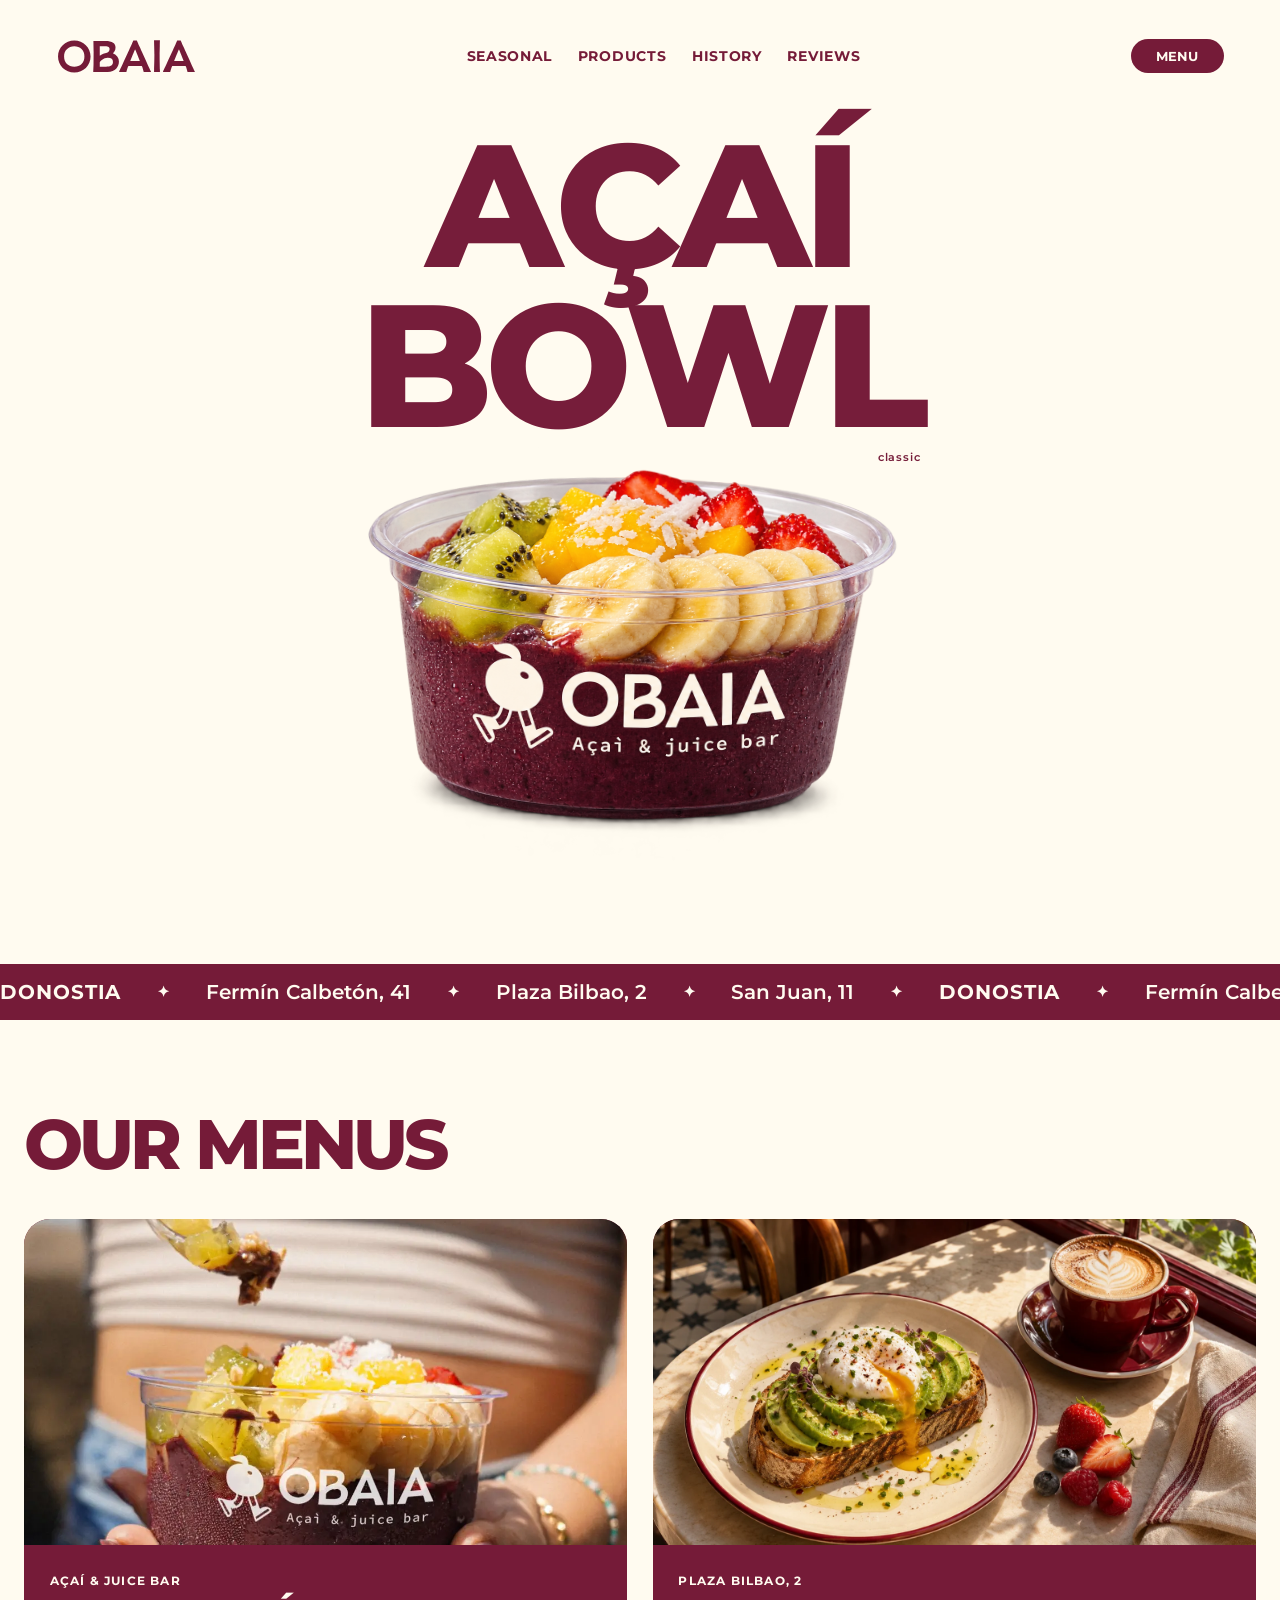
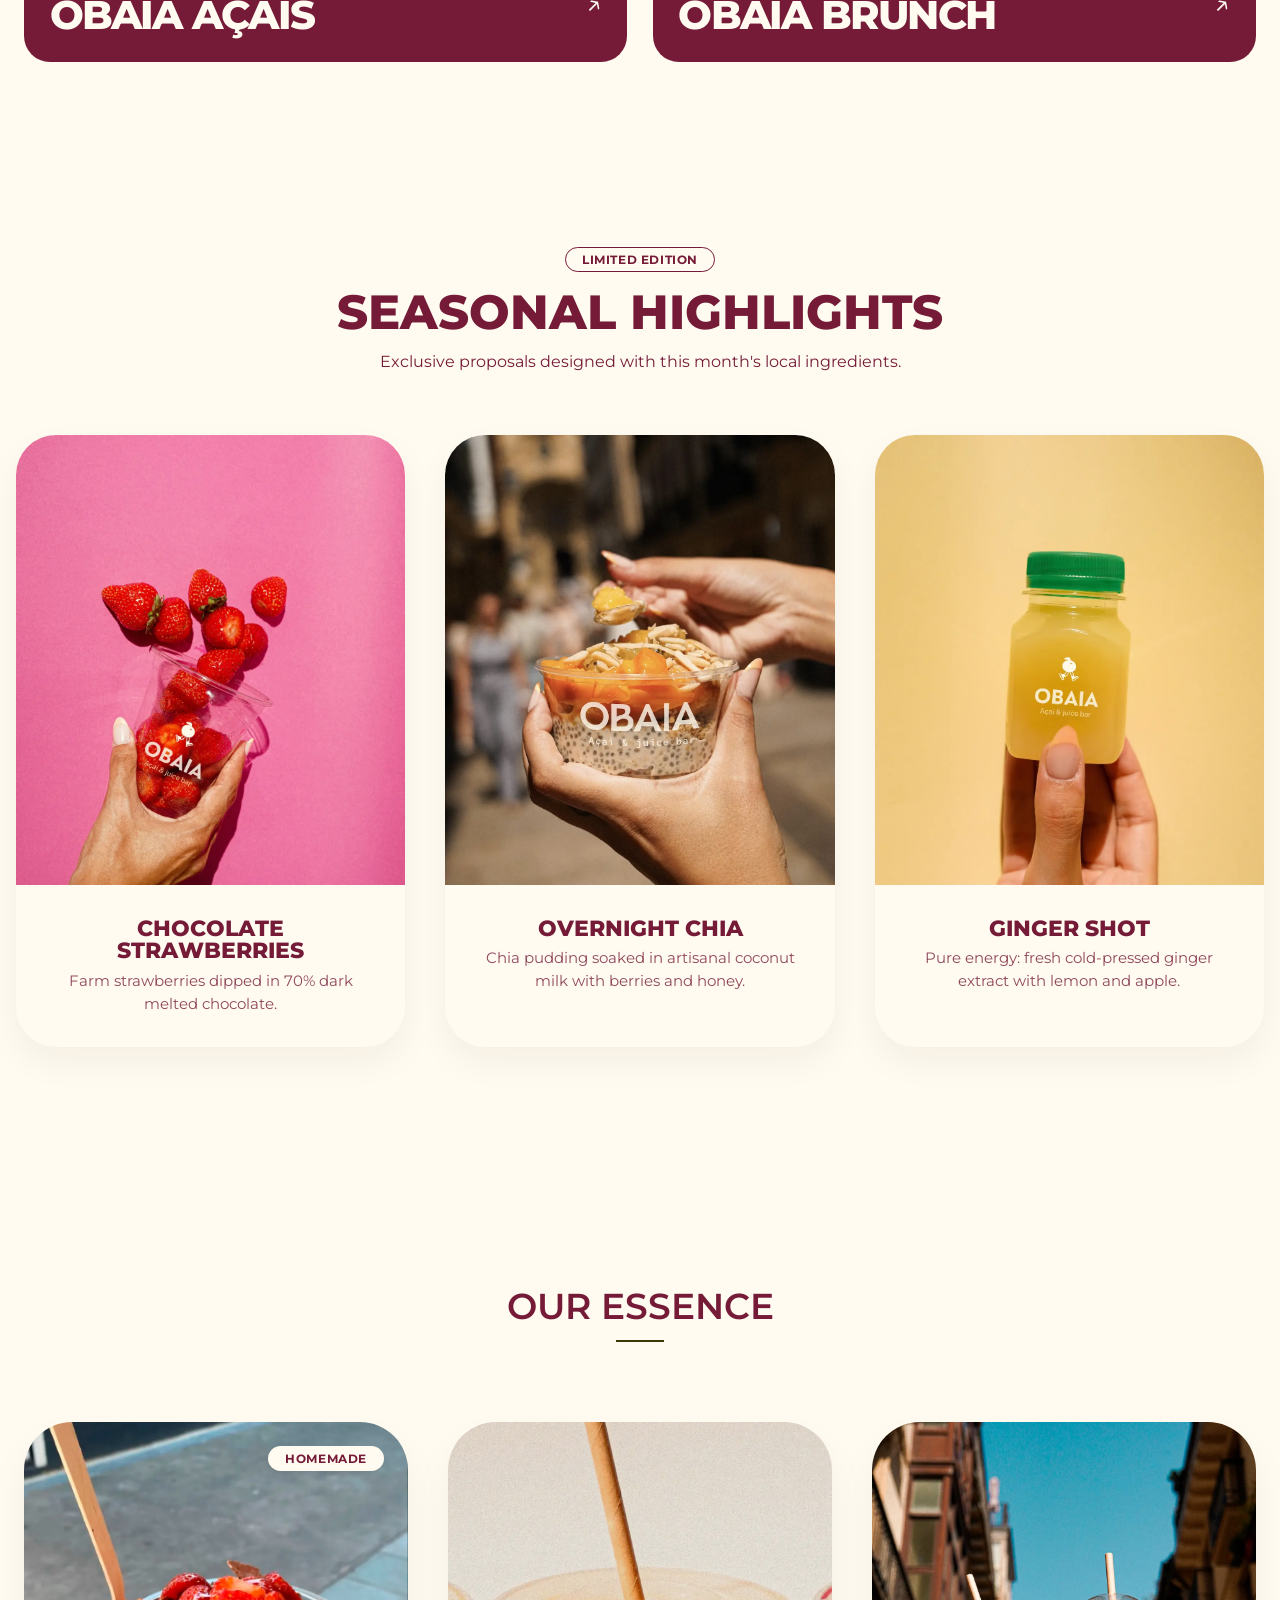
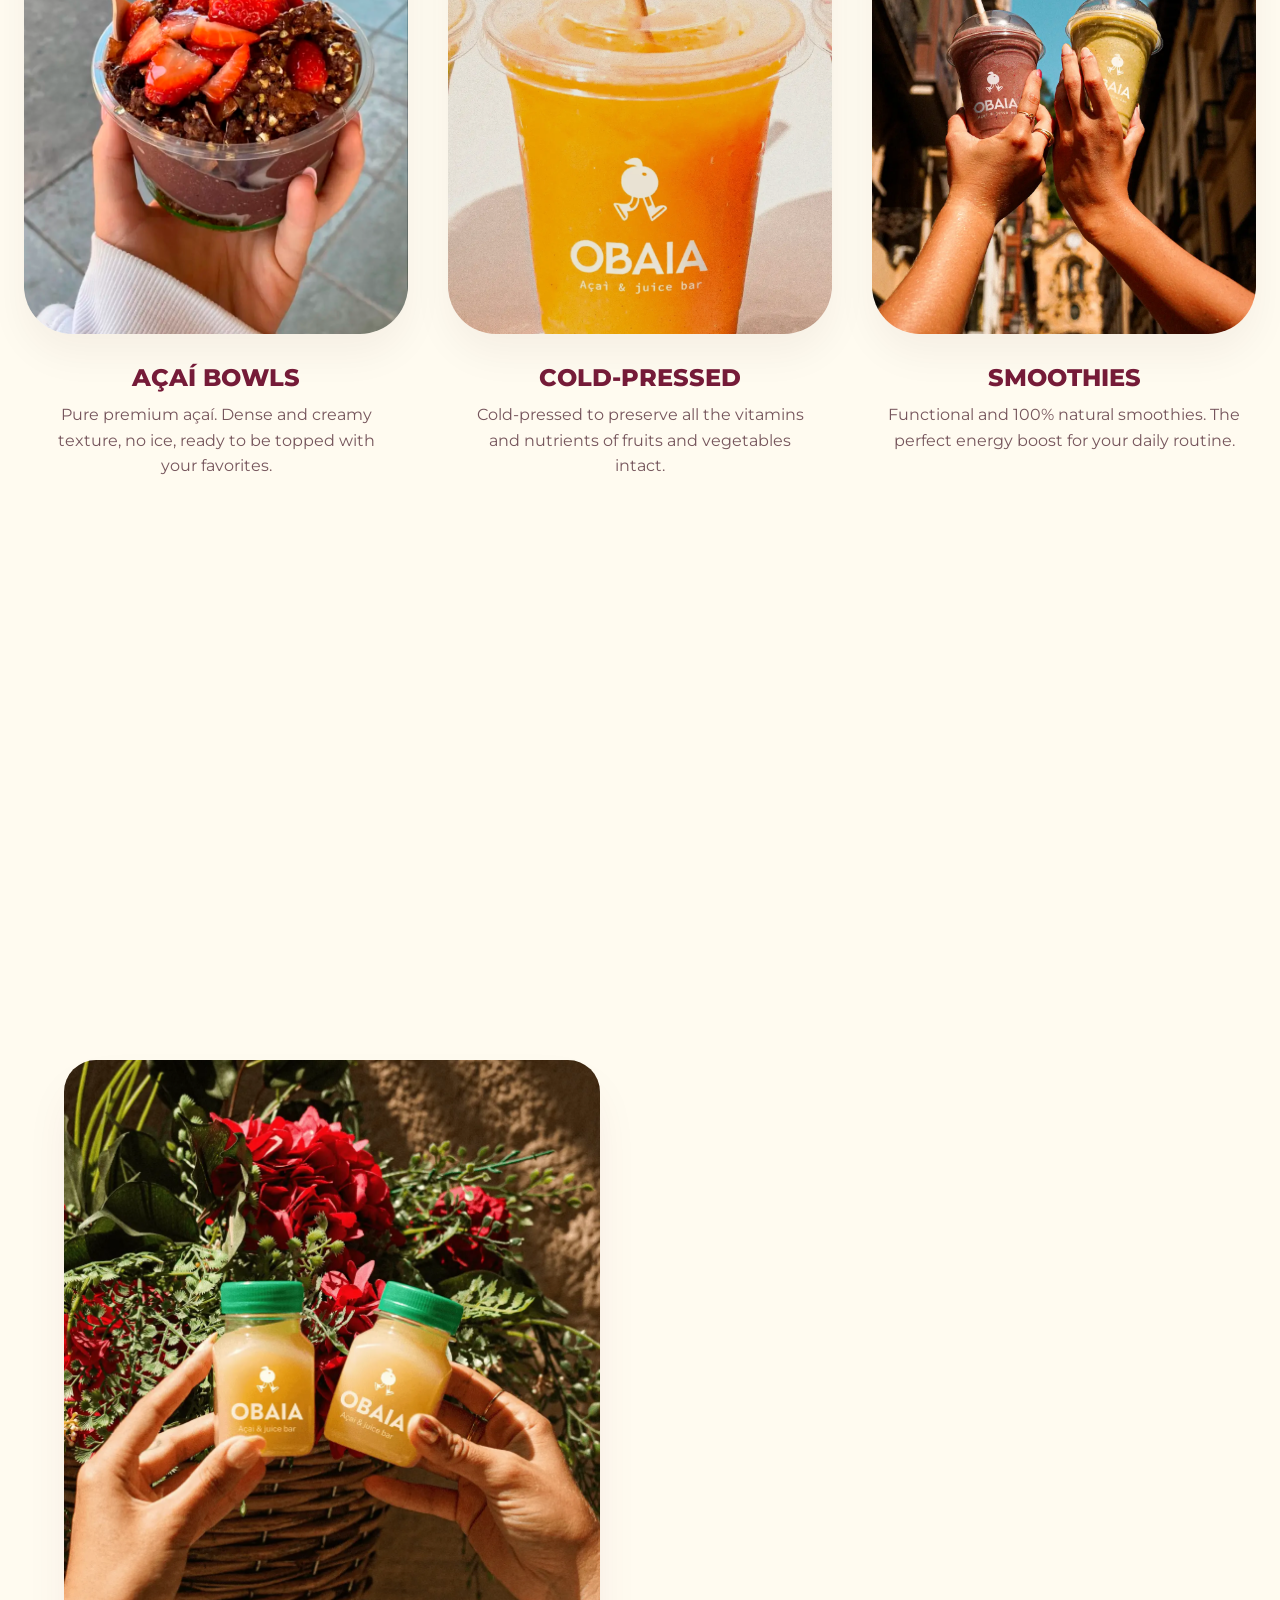
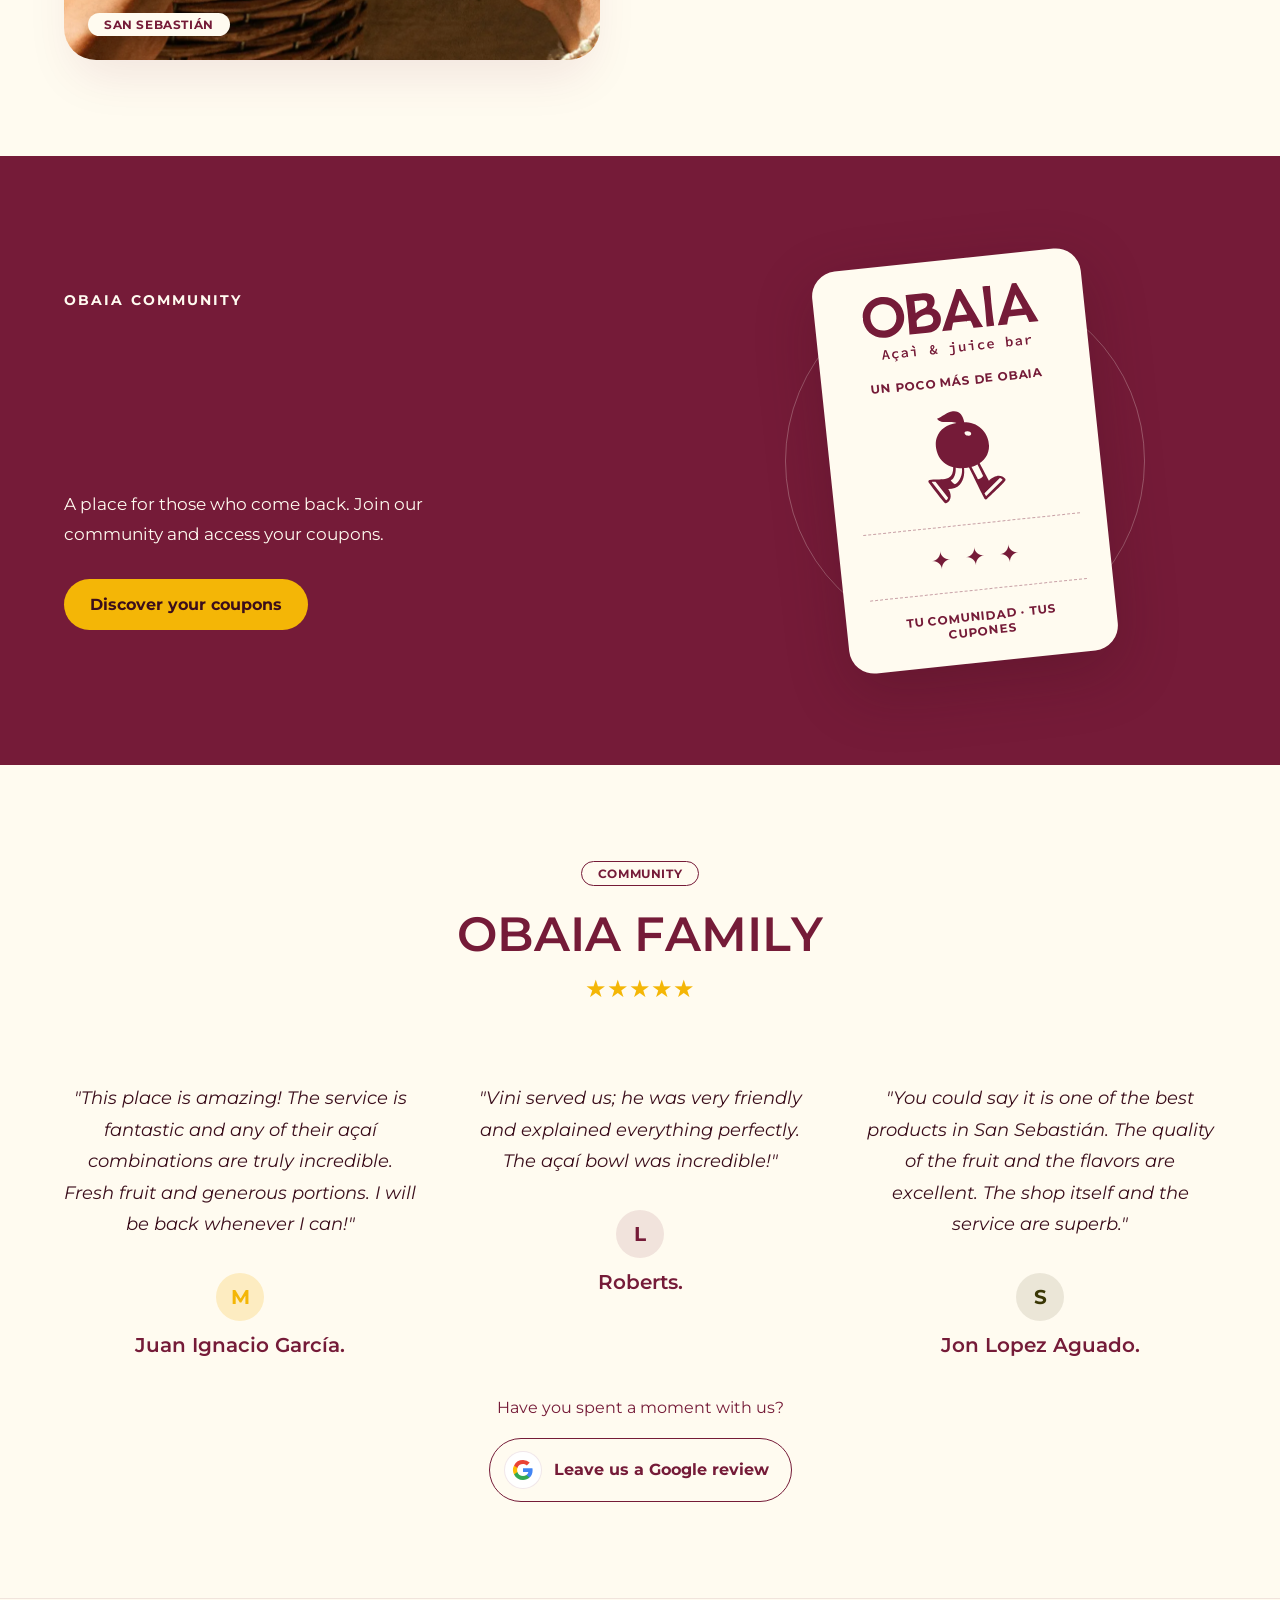
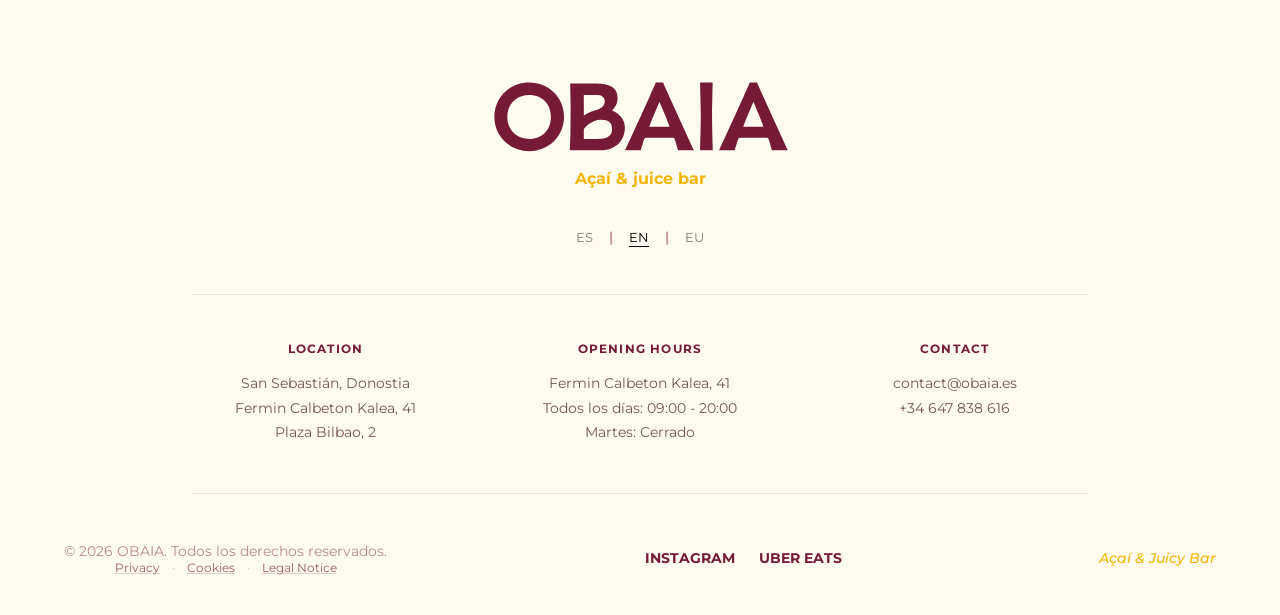
<file: index.html>
<!DOCTYPE html>

<html class="scroll-smooth" lang="es">
<head>
<meta charset="utf-8"/>
<script src="./assets/obaia-entry.js?v=c55df4ccfff1"></script>
<link as="image" href="./assets/brand/logo-principal-oficial-cream.svg" rel="preload"/>
<meta content="width=device-width, initial-scale=1.0" name="viewport"/>
<title>OBAIA | Açaí &amp; Juice Bar Premium Donostia</title>
<!-- FIX SEO: Meta description añadida -->
<meta content="OBAIA es el açaí &amp; juice bar premium de San Sebastián. Bowls de açaí puro, zumos cold-pressed y smoothies 100% naturales. Saludable y sabroso Junto a la playa de la Zurriola, Donostia." name="description"/>
<!-- FIX PERFORMANCE: Preconnect para fuentes -->
<link href="https://fonts.googleapis.com" rel="preconnect"/>
<link crossorigin="" href="https://fonts.gstatic.com" rel="preconnect"/>
<link href="https://fonts.googleapis.com/css2?family=Montserrat:ital,wght@0,400;0,500;0,600;0,700;0,800;1,400;1,500;1,600&amp;display=swap" rel="stylesheet"/>
<!-- Favicon estándar -->
<link href="./img/favicon/favicon.ico" rel="icon" type="image/x-icon"/>
<!-- Favicon para navegadores modernos (PNG es más nítido) -->
<link href="./img/favicon/favicon-32x32.png" rel="icon" sizes="32x32" type="image/png"/>
<link href="./img/favicon/favicon-16x16.png" rel="icon" sizes="16x16" type="image/png"/>
<!-- Para dispositivos Apple -->
<link href="./img/favicon/apple-touch-icon.png" rel="apple-touch-icon" sizes="180x180"/>
<!-- FIX PERFORMANCE: Tailwind CDN eliminado y reemplazado por CSS custom -->
<!-- Usar Tailwind CDN en producción bloquea el render. Se reemplaza por CSS propio. -->
<style>
      /* ===== CSS VARIABLES ===== */
      :root {
        --white: #fffbf0;
        --baie: #751b38;
        --baie-dark: #3b0e1c;
        --maracuja: #f4b606;
        --pepin: #3a3705;
        --font: "Montserrat", sans-serif;
      }

      /* ===== RESET & BASE ===== */
      *,
      *::before,
      *::after {
        box-sizing: border-box;
        margin: 0;
        padding: 0;
      }
      html {
        scroll-behavior: smooth;
      }
      body {
        font-family: var(--font);
        background-color: var(--white);
        color: var(--baie);
        overflow-x: hidden;
        display: flex;
        flex-direction: column;
        min-height: 100vh;
        -webkit-font-smoothing: antialiased;
      }
      img {
        max-width: 100%;
        height: auto;
        display: block;
      }
      a {
        text-decoration: none;
        color: inherit;
      }
      button {
        font-family: inherit;
        cursor: pointer;
        border: none;
        background: none;
      }

      /* ===== TYPOGRAPHY ===== */
      h1,
      h2,
      h3,
      h4,
      h5,
      h6 {
        font-weight: 800;
        text-transform: uppercase;
        line-height: 1;
      }
      .subtitle {
        font-weight: 700;
      }
      .body-text {
        font-weight: 400;
      }
      .translation-text {
        font-weight: 500;
        font-style: italic;
      }

      /* ===== LAYOUT UTILITIES ===== */
      .container {
        max-width: 1280px;
        margin: 0 auto;
        padding: 0 1.5rem;
      }
      .container-md {
        max-width: 896px;
        margin: 0 auto;
        padding: 0 1.5rem;
      }
      .container-lg {
        max-width: 1152px;
        margin: 0 auto;
        padding: 0 1.5rem;
      }

      .flex {
        display: flex;
      }
      .flex-col {
        flex-direction: column;
      }
      .items-center {
        align-items: center;
      }
      .justify-center {
        justify-content: center;
      }
      .justify-between {
        justify-content: space-between;
      }
      .gap-4 {
        gap: 1rem;
      }
      .gap-6 {
        gap: 1.5rem;
      }
      .gap-8 {
        gap: 2rem;
      }
      .gap-12 {
        gap: 3rem;
      }
      .gap-20 {
        gap: 5rem;
      }
      .text-center {
        text-align: center;
      }
      .w-full {
        width: 100%;
      }
      .relative {
        position: relative;
      }
      .absolute {
        position: absolute;
      }
      .hidden {
        display: none !important;
      }
      .overflow-hidden {
        overflow: hidden;
      }

      /* ===== COLORS ===== */
      .text-baie {
        color: var(--baie);
      }
      .text-baie-dark {
        color: var(--baie-dark);
      }
      .text-white {
        color: var(--white);
      }
      .text-maracuja {
        color: var(--maracuja);
      }
      .text-pepin {
        color: var(--pepin);
      }
      .bg-white {
        background-color: var(--white);
      }
      .bg-baie {
        background-color: var(--baie);
      }
      .bg-light {
        background-color: #fffbf0;
      }

      /* ===== CAPSULE BADGE ===== */
      .capsule {
        display: inline-block;
        border: 1px solid currentColor;
        border-radius: 9999px;
        padding: 0.25rem 1rem;
        font-weight: 700;
        text-transform: uppercase;
        font-size: 0.75rem;
        letter-spacing: 0.05em;
      }
      .capsule-solid {
        background-color: var(--baie);
        color: var(--white);
        border-color: transparent;
      }
      .capsule-white {
        background-color: var(--white);
        color: var(--baie);
        border-color: transparent;
        box-shadow: 0 2px 8px rgba(0, 0, 0, 0.1);
      }

      /* ===== NAVBAR ===== */
      /* ===== NAVBAR (FLUIDA Y ELÁSTICA) ===== */
      #navbar {
        position: fixed;
        width: 100%;
        z-index: 50;
        padding: clamp(
          0.5rem,
          2vw,
          1.5rem
        ); /* El padding se reduce solo en pantallas pequeñas */
        transition: padding 0.5s ease;
      }

      #nav-inner {
        max-width: 1280px;
        margin: 0 auto;
        display: flex;
        justify-content: space-between;
        align-items: center;
        background-color: transparent;
        border-radius: 9999px;
        padding: 0.75rem clamp(1rem, 3vw, 2rem);
        gap: 1rem; /* Espacio mínimo garantizado entre elementos */
        transition: all 0.5s ease;
      }

      #nav-inner.scrolled {
        background-color: rgba(255, 251, 240, 0.95);
        backdrop-filter: blur(12px);
        box-shadow: 0 1px 8px rgba(117, 24, 56, 0.08);
        border: 1px solid rgba(117, 24, 56, 0.1);
      }

      .nav-links {
        display: none; /* Se oculta en móvil vertical por defecto */
        align-items: center;
        /* El secreto: el espacio entre links se adapta al ancho de la pantalla */
        gap: clamp(0.5rem, 2vw, 2.5rem);
        flex: 1; /* Permite que la caja crezca */
        justify-content: center; /* Centra los links en el espacio sobrante */
      }

      .nav-link {
        color: var(--baie);
        font-weight: 700;
        /* La fuente se encoge si la pantalla es estrecha (entre 0.7rem y 0.875rem) */
        font-size: clamp(0.7rem, 1.1vw, 0.875rem);
        letter-spacing: 0.05em;
        white-space: nowrap; /* Evita que el texto salte de línea */
        transition: color 0.3s;
      }

      .nav-logo {
        flex-shrink: 0; /* Impide que el logo se aplaste */
        width: clamp(100px, 12vw, 140px); /* El logo también escala */
        height: auto;
        cursor: pointer;
        transition: transform 0.3s ease;
      }

      .nav-cta {
        flex-shrink: 0;
        /* El botón también ajusta su tamaño y padding */
        padding: 0.6rem clamp(1rem, 2vw, 2rem);
        font-size: clamp(0.7rem, 1vw, 0.875rem);
        background-color: var(--baie);
        color: var(--white);
        border-radius: 9999px;
        font-weight: 700;
        transition: all 0.3s;
      }

      /* ===== RESPONSIVE SIMPLE PARA MÓVIL ROTADO ===== */
      @media (min-width: 768px) {
        .nav-links {
          display: flex; /* Aparecen los links si hay más de 768px */
        }
        #mobile-menu-btn {
          display: none;
        }
      }

      /* Si la pantalla es muy pequeña (móvil vertical), mostramos solo hamburguesa */
      @media (max-width: 767px) {
        .nav-links,
        .nav-cta {
          display: none;
        }
        #mobile-menu-btn {
          display: flex;
        }
      }

      /* FIX ACCESSIBILITY: Botón hamburguesa con aria-label */
      #mobile-menu-btn {
        color: var(--baie);
        display: flex;
        align-items: center;
        padding: 0.25rem;
      }
      #mobile-menu-btn svg {
        width: 2rem;
        height: 2rem;
      }

      #mobile-menu {
        position: absolute;
        top: 100%;
        left: 1rem;
        right: 1rem;
        background-color: var(--white);
        border-radius: 1.5rem;
        box-shadow: 0 20px 60px rgba(0, 0, 0, 0.15);
        padding: 1.5rem;
        margin-top: 0.5rem;
        border: 1px solid rgba(117, 24, 56, 0.05);
      }
      #mobile-menu .flex-col {
        gap: 1rem;
        text-align: center;
      }
      .mobile-link {
        color: var(--baie);
        font-weight: 700;
        font-size: 1.125rem;
      }
      .mobile-link-accent {
        color: var(--maracuja);
        font-weight: 700;
        font-size: 1.125rem;
      }

      /* ===== HERO SECTION ===== */
      .hero {
        position: relative;
        min-height: 100vh;
        display: flex;
        align-items: center;
        justify-content: center;
        padding-top: 5rem;
        overflow: hidden;
        background-color: var(--white);
      }
      /* Ajuste específico para móvil */
      @media (max-width: 767px) {
        .hero {
          min-height: auto; /* Dejamos que el contenido mande en móvil */
          padding-bottom: 4rem; /* Espacio para que no choque con la siguiente sección */
        }
      }
      .hero-blob-1 {
        position: absolute;
        top: 25%;
        left: 2.5rem;
        width: 18rem;
        height: 18rem;
        background-color: rgba(58, 55, 5, 0.05);
        border-radius: 50%;
        filter: blur(3rem);
        animation: blob 15s infinite alternate ease-in-out;
      }
      .hero-blob-2 {
        position: absolute;
        bottom: 25%;
        right: 2.5rem;
        width: 24rem;
        height: 24rem;
        background-color: rgba(244, 182, 6, 0.1);
        border-radius: 50%;
        filter: blur(3rem);
        animation: blob 15s 2s infinite alternate ease-in-out;
      }
      .hero-inner {
        max-width: 1280px;
        margin: 0 auto;
        padding: 3rem 1.5rem;
        width: 100%;
        display: flex;
        flex-direction: column;
        align-items: center;
        justify-content: space-between;
        gap: 3rem;
        position: relative;
        z-index: 10;
      }
      .hero-text {
        width: 100%;
        text-align: center;
        z-index: 20;
      }
      .hero-badge {
        margin-bottom: 1.5rem;
      }
      .hero-title {
        font-size: clamp(5rem, 20vw, 9rem);
        line-height: 0.85;
        color: var(--baie);
        margin-bottom: 1.5rem;
        letter-spacing: -0.05em;
        display: flex;
        justify-content: center;
        font-weight: 600;
      }
      .hero-tagline {
        font-style: italic;
        color: rgba(117, 24, 56, 0.7);
        font-size: clamp(1.5rem, 4vw, 1.875rem);
        margin-bottom: 2.5rem;
        font-weight: 600;
      }
      .hero-image-wrap {
        width: 100%;
        display: flex;
        justify-content: center;
        position: relative;
      }
      .hero-blob-bg {
        position: absolute;
        inset: 0;
        background-color: rgba(59, 14, 28, 0.1);
        filter: blur(2rem);
        transform: scale(0.9) translateY(2.5rem);
        animation: morph 10s ease-in-out infinite;
        border-radius: 60% 40% 30% 70% / 60% 30% 70% 40%;
      }
      .hero-img-container {
        position: relative;
        width: 85vw;
        height: 85vw;
        max-width: 35rem;
        max-height: 35rem;
        animation: morph 10s ease-in-out infinite;
        box-shadow: 0 25px 50px -12px rgba(0, 0, 0, 0.25);
        overflow: hidden;
        border-radius: 60% 40% 30% 70% / 60% 30% 70% 40%;
      }
      .hero-img-container img {
        width: 100%;
        height: 100%;
        object-fit: cover;
      }
      .hero-img-container video {
        width: 100%;
        height: 100%;
        /* Esto asegura que el video cubra todo el contenedor sin deformarse */
        object-fit: cover;
        display: block;
      }
      .hero-img-overlay {
        position: absolute;
        inset: 0;
        background-color: rgba(117, 24, 56, 0.05);
      }

      /* ===== REVEAL ANIMATIONS ===== */
      .reveal-text {
        display: inline-block;
        opacity: 0;
        transform: translateY(20px);
        animation: smoothUp 1s cubic-bezier(0.4, 0, 0.2, 1) forwards;
      }
      .delay-1 {
        animation-delay: 0.1s;
      }
      .delay-2 {
        animation-delay: 0.2s;
      }
      .delay-3 {
        animation-delay: 0.3s;
      }
      .delay-4 {
        animation-delay: 0.4s;
      }
      .delay-5 {
        animation-delay: 0.5s;
      }

      .fade-up {
        opacity: 0;
        transform: translateY(40px);
        transition:
          opacity 0.8s ease-out,
          transform 0.8s ease-out;
        will-change: opacity, transform;
      }
      .fade-up.is-visible {
        opacity: 1;
        transform: translateY(0);
      }

      /* ===== HISTORIA SECTION ===== */
      .historia {
        padding: 6rem 1.5rem;
        background-color: var(--white);
        position: relative;
      }
      .historia-inner {
        max-width: 1152px;
        margin: 0 auto;
        display: flex;
        flex-direction: column;
        gap: 5rem;
        align-items: center;
      }
      .historia-img-wrap {
        width: 100%;
        border-radius: 2rem;
        overflow: hidden;
        box-shadow: 0 25px 50px -12px rgba(117, 24, 56, 0.1);
        position: relative;
      }
      .historia-img-wrap img {
        width: 100%;
        /* FIX PERFORMANCE: height fijo para evitar layout shift, object-fit para recortar */
        height: 400px;
        object-fit: cover;
        transition: transform 0.8s ease;
      }
      .historia-img-wrap:hover img {
        transform: scale(1.05);
      }
      .historia-badge-location {
        position: absolute;
        bottom: 1.5rem;
        left: 1.5rem;
        background-color: var(--white);
        color: var(--baie);
        border-radius: 9999px;
        padding: 0.25rem 1rem;
        font-weight: 700;
        font-size: 0.75rem;
        text-transform: uppercase;
        letter-spacing: 0.05em;
        box-shadow: 0 4px 15px rgba(0, 0, 0, 0.15);
      }
      .historia-text {
        width: 100%;
      }
      .historia-title {
        font-size: clamp(2.5rem, 7vw, 3.75rem);
        color: var(--baie);
        line-height: 1.1;
        margin-bottom: 1.5rem;
        font-weight: 600;
      }
      .historia-divider {
        width: 4rem;
        height: 4px;
        background-color: var(--maracuja);
        border-radius: 9999px;
        margin-bottom: 2rem;
      }
      .historia-subtitle {
        font-size: 1.5rem;
        color: var(--baie-dark);
        font-weight: 700;
        margin-bottom: 1.5rem;
      }
      .historia-body {
        font-size: 1.125rem;
        color: rgba(117, 24, 56, 0.8);
        line-height: 1.75;
      }
      .historia-body p + p {
        margin-top: 1rem;
      }

      /* ===== PRODUCTOS SECTION ===== */
      .productos {
        padding: 6rem 1.5rem;
        background-color: #fffbf0;
        position: relative;
      }
      .productos-header {
        text-align: center;
        margin-bottom: 5rem;
      }
      .productos-title {
        font-size: clamp(1.5rem, 4vw, 2.25rem);
        color: var(--baie);
        margin-bottom: 1rem;
        font-weight: 600;
      }
      .productos-divider {
        width: 3rem;
        height: 2px;
        background-color: var(--pepin);
        margin: 0 auto;
      }
      .productos-grid {
        max-width: 1280px;
        margin: 0 auto;
        display: grid;
        grid-template-columns: 1fr;
        gap: 2.5rem;
      }
      .producto-card {
      }
      .producto-img-wrap {
        aspect-ratio: 3/4;
        border-radius: 3rem;
        overflow: hidden;
        margin-bottom: 2rem;
        position: relative;
        box-shadow: 0 20px 40px rgba(59, 14, 28, 0.05);
      }
      .producto-img-wrap img {
        width: 100%;
        height: 100%;
        object-fit: cover;
        transition: transform 1s ease;
      }
      .producto-card:hover .producto-img-wrap img {
        transform: scale(1.05);
      }
      .producto-tag {
        position: absolute;
        top: 1.5rem;
        right: 1.5rem;
      }
      .producto-overlay {
        position: absolute;
        inset: 0;
        background-color: rgba(58, 55, 5, 0.1);
        transition: background-color 1s ease;
      }
      .producto-card:hover .producto-overlay {
        background-color: transparent;
      }
      .producto-info {
        text-align: center;
      }
      .producto-name {
        font-size: 1.5rem;
        color: var(--baie);
        margin-bottom: 0.75rem;
      }
      .producto-desc {
        color: rgba(59, 14, 28, 0.7);
        padding: 0 1rem;
        font-size: 1rem;
        line-height: 1.6;
      }

      /* ===== CARTA SECTION ===== */
      .carta {
        padding: 6rem 1.5rem;
        background-color: var(--white);
      }
      .carta-header {
        text-align: center;
        margin-bottom: 5rem;
      }
      .carta-title {
        font-size: clamp(2.5rem, 7vw, 3.75rem);
        color: var(--baie);
        margin-bottom: 1rem;
        font-weight: 600;
      }
      .carta-subtitle {
        font-size: 1.25rem;
        font-style: italic;
        color: rgba(117, 24, 56, 0.5);
      }
      .carta-box {
        max-width: 896px;
        margin: 0 auto;
        background-color: #fdfbf6;
        border-radius: 3rem;
        padding: 2rem;
        box-shadow: 0 20px 40px rgba(0, 0, 0, 0.08);
        border: 1px solid rgba(117, 24, 56, 0.05);
      }
      .carta-section {
        margin-bottom: 4rem;
      }
      .carta-section:last-child {
        margin-bottom: 0;
      }
      .carta-section-header {
        display: flex;
        align-items: center;
        gap: 1rem;
        margin-bottom: 2.5rem;
      }
      .carta-icon {
        width: 2rem;
        height: 2rem;
        border-radius: 50%;
        display: flex;
        align-items: center;
        justify-content: center;
        font-size: 1.25rem;
        flex-shrink: 0;
      }
      .carta-icon-baie {
        background-color: rgba(244, 182, 6, 0.2);
      }
      .carta-icon-pepin {
        background-color: rgba(58, 55, 5, 0.1);
      }
      .carta-section-name {
        font-size: 1.875rem;
        color: var(--baie);
        font-weight: 700;
      }
      .carta-items {
        display: flex;
        flex-direction: column;
        gap: 2.5rem;
      }
      .carta-item {
      }
      .carta-item-header {
        display: flex;
        flex-direction: column;
        gap: 0.5rem;
        margin-bottom: 0.5rem;
      }
      .carta-item-top {
        display: flex;
        align-items: baseline;
        gap: 0.75rem;
        flex-wrap: wrap;
      }
      .carta-item-name {
        font-size: 1.5rem;
        font-weight: 600;
        color: var(--baie);
      }
      .carta-item-price {
        font-size: 1.5rem;
        font-weight: 700;
        color: var(--baie-dark);
      }
      .carta-item-desc {
        color: rgba(59, 14, 28, 0.8);
        line-height: 1.6;
      }
      .carta-price-row {
        display: flex;
        align-items: baseline;
        justify-content: space-between;
        flex-wrap: wrap;
        gap: 0.5rem;
        margin-bottom: 0.5rem;
      }
      .carta-dotted {
        display: none;
      }

      /* ===== RESEÑAS SECTION ===== */
      .resenas {
        padding: 6rem 1.5rem;
        background-color: var(--white);
      }
      .resenas-header {
        text-align: center;
        margin-bottom: 5rem;
      }
      .resenas-tag {
        margin-bottom: 1.5rem;
        display: inline-block;
      }
      .resenas-title {
        font-size: clamp(1.875rem, 5vw, 3rem);
        color: var(--baie);
        margin-bottom: 1rem;
        font-weight: 600;
      }
      .stars {
        display: flex;
        justify-content: center;
        gap: 0.25rem;
        color: var(--maracuja);
        font-size: 1.5rem;
      }
      .resenas-grid {
        max-width: 1152px;
        margin: 0 auto;
        display: grid;
        grid-template-columns: 1fr;
        gap: 3rem;
      }
      .resena {
        text-align: center;
        display: flex;
        flex-direction: column;
        align-items: center;
      }
      .resena-text {
        font-style: italic;
        font-size: 1.125rem;
        color: var(--baie-dark);
        margin-bottom: 2rem;
        line-height: 1.75;
      }
      .resena-avatar {
        width: 3rem;
        height: 3rem;
        border-radius: 50%;
        display: flex;
        align-items: center;
        justify-content: center;
        font-weight: 700;
        font-size: 1.25rem;
        margin-bottom: 0.75rem;
      }
      .avatar-baie {
        background-color: rgba(117, 24, 56, 0.1);
        color: var(--baie);
      }
      .avatar-maracuja {
        background-color: rgba(244, 182, 6, 0.2);
        color: var(--maracuja);
      }
      .avatar-pepin {
        background-color: rgba(58, 55, 5, 0.1);
        color: var(--pepin);
      }
      .resena-name {
        font-size: 1.25rem;
        font-weight: 600;
        color: var(--baie);
      }

      /* ===== FOOTER ===== */
      footer {
        background-color: var(--white);
        padding: 5rem 1.5rem 2.5rem;
        border-top: 1px solid rgba(117, 24, 56, 0.1);
      }
      .footer-inner {
        max-width: 1152px;
        margin: 0 auto;
        display: flex;
        flex-direction: column;
        align-items: center;
        text-align: center;
      }
      .footer-logo {
        font-size: clamp(2rem, 6vw, 3rem);
        font-weight: 900;
        letter-spacing: 0.2em;
        color: var(--baie);
        margin-bottom: 1rem;
      }
      .footer-tagline {
        font-weight: 700;
        color: var(--maracuja);
        margin-bottom: 2.5rem;
      }

      .lang-btns {
        display: flex;
        gap: 1rem;
        align-items: center;
        margin-bottom: 3rem;
        font-size: 0.875rem;
        font-weight: 700;
        color: var(--baie);
      }
      .lang-sep {
        opacity: 0.4;
      }
      .lang-btn {
        opacity: 0.5;
        transition: opacity 0.3s;
      }
      .lang-btn:hover {
        opacity: 0.8;
      }
      .lang-btn.active {
        opacity: 1;
        text-decoration: underline;
        text-underline-offset: 4px;
      }

      .footer-grid {
        display: grid;
        grid-template-columns: 1fr;
        gap: 3rem;
        width: 100%;
        max-width: 56rem;
        border-top: 1px solid rgba(117, 24, 56, 0.1);
        border-bottom: 1px solid rgba(117, 24, 56, 0.1);
        padding: 3rem 0;
        margin-bottom: 3rem;
      }
      .footer-col-title {
        font-size: 0.75rem;
        font-weight: 700;
        color: var(--baie);
        letter-spacing: 0.1em;
        text-transform: uppercase;
        margin-bottom: 1rem;
      }
      .footer-col-text {
        color: rgba(59, 14, 28, 0.7);
        line-height: 1.7;
        font-size: 0.9rem;
      }

      .footer-bottom {
        display: flex;
        flex-direction: column;
        align-items: center;
        gap: 1.5rem;
        width: 100%;
        font-size: 0.875rem;
      }
      .footer-copy {
        color: rgba(117, 24, 56, 0.5);
      }
      .footer-legal {
        display: flex;
        gap: 0.75rem;
        color: rgba(117, 24, 56, 0.7);
        font-size: 0.75rem;
        flex-wrap: wrap;
        justify-content: center;
      }
      .footer-legal a {
        text-decoration: underline;
        text-decoration-color: rgba(117, 24, 56, 0.2);
        transition: color 0.3s;
      }
      .footer-legal a:hover {
        color: var(--maracuja);
      }
      .footer-legal span {
        opacity: 0.4;
      }
      .footer-social {
        display: flex;
        gap: 1.5rem;
      }
      .footer-social a {
        font-weight: 700;
        color: var(--baie);
        transition: color 0.3s;
      }
      .footer-social a:hover {
        color: var(--maracuja);
      }
      .footer-slogan {
        font-style: italic;
        font-weight: 500;
        color: var(--maracuja);
      }

      /* ===== ANIMATIONS ===== */
      @keyframes morph {
        0% {
          border-radius: 60% 40% 30% 70% / 60% 30% 70% 40%;
        }
        50% {
          border-radius: 30% 60% 70% 40% / 50% 60% 30% 60%;
        }
        100% {
          border-radius: 60% 40% 30% 70% / 60% 30% 70% 40%;
        }
      }
      @keyframes blob {
        0% {
          transform: translate(0px, 0px) scale(1);
        }
        33% {
          transform: translate(30px, -50px) scale(1.1);
        }
        66% {
          transform: translate(-20px, 20px) scale(0.9);
        }
        100% {
          transform: translate(0px, 0px) scale(1);
        }
      }
      @keyframes smoothUp {
        to {
          opacity: 1;
          transform: translateY(0);
        }
      }

      /* ===== RESPONSIVE: TABLET & DESKTOP ===== */
      @media (min-width: 768px) {
        /* Navbar */
        .nav-links {
          display: flex;
        }
        #mobile-menu-btn {
          display: none;
        }
        #mobile-menu {
          display: none !important;
        }

        /* Hero */
        .hero-inner {
          flex-direction: row;
        }
        .hero-text {
          width: 50%;
          text-align: left;
        }
        .hero-title {
          justify-content: flex-start;
        }
        .hero-image-wrap {
          width: 50%;
        }

        /* Historia */
        .historia-inner {
          flex-direction: row;
        }
        .historia-text {
          width: 50%;
        }
        .historia-img-wrap {
          width: 50%;
        }
        .historia-img-wrap img {
          height: 600px;
        }

        /* Productos */
        .productos-grid {
          grid-template-columns: repeat(3, 1fr);
        }

        /* Carta */
        .carta-box {
          padding: 4rem;
        }
        .carta-item-header {
          flex-direction: row;
          justify-content: space-between;
          align-items: baseline;
        }
        .carta-dotted {
          display: block;
          flex: 1;
          border-bottom: 2px dotted rgba(117, 24, 56, 0.2);
          margin: 0 1rem;
          min-width: 2rem;
          margin-bottom: 4px;
        }

        /* Reseñas */
        .resenas-grid {
          grid-template-columns: repeat(3, 1fr);
        }

        /* Footer */
        .footer-grid {
          grid-template-columns: repeat(3, 1fr);
        }
        .footer-bottom {
          flex-direction: row;
          justify-content: space-between;
        }
      }

      /* ===== FIX ACCESSIBILITY: Focus visible ===== */
      :focus-visible {
        outline: 3px solid var(--maracuja);
        outline-offset: 3px;
        border-radius: 4px;
      }

      /* ===== SEASONAL SECTION ===== */
      .temporada {
        padding: 6rem 0;
        background-color: #fffbf0;
        overflow: hidden;
      }
      .slider-container {
        max-width: 1280px; /* Misma medida que tu clase .container */
        margin: 3rem auto 0; /* Centrado automático horizontal */
        padding: 0 1.5rem;
        width: 100%;
      }
      .season-slider {
        display: flex;
        overflow-x: auto;
        scroll-snap-type: x mandatory;
        gap: 2.5rem;
        padding: 1rem 0.5rem 3rem;
        scrollbar-width: none;
      }
      .season-slider::-webkit-scrollbar {
        display: none;
      }
      .season-card {
        flex: 0 0 85%;
        scroll-snap-align: center;
        background: var(--white);
        border-radius: 2.5rem;
        overflow: hidden;
        box-shadow: 0 15px 35px rgba(59, 14, 28, 0.05);
      }
      .season-img-wrap {
        height: 450px;
        position: relative;
      }
      .season-img-wrap img {
        width: 100%;
        height: 100%;
        object-fit: cover;
      }
      .season-price {
        position: absolute;
        bottom: 1rem;
        right: 1.5rem;
        background: var(--maracuja);
        color: var(--baie-dark);
        padding: 0.5rem 1.25rem;
        border-radius: 999px;
        font-weight: 800;
      }

      .season-info {
        padding: 2rem;
        text-align: center;
      }
      .season-name {
        font-size: 1.4rem;
        color: var(--baie);
        margin-bottom: 0.5rem;
      }
      .season-desc {
        font-size: 0.95rem;
        opacity: 0.8;
        line-height: 1.5;
      }

      @media (min-width: 768px) {
        .season-card {
          flex: 0 0 calc(33.33% - 1rem);
        }
        .season-slider {
          justify-content: center;
          overflow: visible;
        }
      }

      .nav-logo {
        font-size: 1.875rem;
        font-weight: 900;
        letter-spacing: 0.2em;
        color: var(--baie);
        cursor: pointer;
        display: flex;
        align-items: center;
        justify-content: center;
        transition: transform 0.3s ease;
        /* El tamaño del contenedor */
        width: 140px;
        height: 40px;
      }

      .nav-logo:hover {
        transform: scale(1.05);
      }

      .obaia-logo-svg {
        width: 100%;
        height: 100%;
        display: block;
        /* Quitamos cualquier fondo que pudiera tener */
        background: transparent;
      }
      .obaia-logo-svg-footer {
        width: 100%;
        height: 80%;
        display: block;
        /* Quitamos cualquier fondo que pudiera tener */
        background: transparent;
      }
    </style>
<link href="./assets/obaia-motion.css?v=4a2f584ab61f" rel="stylesheet"/>
<script defer="" src="./assets/obaia-motion.js?v=7afde411c164"></script>
<link href="./assets/obaia-viva.css?v=0e7204832b2e" rel="stylesheet"/><script defer="True" src="./assets/obaia-viva.js?v=7b0a3c616b97"></script><link href="./assets/plaza-bilbao.css?v=5ae64f7ceeb5" rel="stylesheet"/>
<link href="./assets/community.css?v=9b991fcca749" rel="stylesheet"/><script defer="True" src="./assets/community-language.js?v=ffec7ec42ca5"></script></head>
<body>
<div aria-hidden="true" class="fruit-intro"><img alt="" class="intro-brand" src="./assets/brand/logo-principal-oficial.svg"/><output>0%</output><div class="fruit-pile"></div></div>
<div aria-hidden="true" class="obaia-wipe"><img alt="" src="./assets/brand/logo-principal-oficial-cream.svg"/></div>
<!-- FIX ACCESSIBILITY: landmark <main> añadido -->
<!-- FIX ACCESSIBILITY: aria-label en botón hamburguesa -->
<nav aria-label="Navegación principal" id="navbar">
<div id="nav-inner">
<div aria-label="Ir al inicio" class="nav-logo" onclick="window.scrollTo(0, 0)" role="button" tabindex="0">
<svg aria-hidden="true" class="obaia-logo-svg" viewbox="0 0 346.4 85.4" xmlns="http://www.w3.org/2000/svg">
<path d="M45.3 4.1C22.7 4.1 5 21.5 5 43.7 5 66 22.7 83.4 45.3 83.4S85.5 66 85.5 43.7c0-22.2-17.7-39.6-40.2-39.6m18 58.2c-4.5 4.5-10.9 6.9-18 6.9C30.4 69.2 20 58.7 20 43.8s10.4-25.4 25.2-25.4c7.1 0 13.5 2.4 18 6.9 4.7 4.6 7.1 11 7.1 18.5.1 7.5-2.4 13.9-7 18.5M140.7 36.2c2.3-2.1 6.6-6.3 6.6-14.4 0-11.1-8.1-16.5-24.6-16.5H92.6v1.2s.3 12.8.5 27c0 1.8-.1 27.1-.2 27.9-.3 11.1-.7 19.8-.7 19.8l-.1 1.2h35.6c19.4 0 28-13.1 28-26 .2-8.7-5.1-15.7-15-20.2m-31.2-17.6h12.6c3.3 0 6.7.3 8.7 2.4.8.8 1.3 1.9 1.6 3.2.5 2.5-.2 5.3-1.9 7.2-1.1 1.2-2.6 2.2-4.6 3.1-1.4.6-2.9 1.1-4.3 1.5-3.4 1-7.7 2.5-13.2 6.1v-.2c0-7.8-.1-22.6-.1-23.4zm14.1 50.6h-15.3V58.7c0-2.5 9.5-11.5 19.5-11.6h.5c8.8 0 12.6 3.2 12.6 10.6 0 8-5.2 11.5-17.3 11.5M256.4 38.4c0-.5.2-11.3.4-20 .1-6.7.3-12.6.3-13.2V4h-14.5v1.2c0 .6.2 6.4.3 13 .2 8.8.5 19.7.5 20.2 0 14.7-.5 30.7-.7 38.3-.1 2.4-.1 4-.1 4.5v1.2h14.6v-1.2c0-.5 0-2.1-.1-4.6-.2-7.6-.7-23.6-.7-38.2M234.7 80.7c-.2-.5-18.7-40.7-27.8-60.9-3.5-7.7-6-13.5-6.6-15l-.3-.7h-8.6l-.3.7c-.6 1.5-3.2 7.3-6.6 15-9 20.2-27.6 60.5-27.8 60.9l-.8 1.7h18.3l.2-.9c0-.1 2.3-8.1 3.5-11.5.2-.4.4-.9.6-1.2.4-.8 1-1.1 1.3-1.1h31.8c.3 0 .9.3 1.3 1.1.1.3.3.7.6 1.3 1.1 3.3 3.4 11.3 3.4 11.4l.2.9h18.3zm-27.4-25.6H184c.6-2.5 6.3-16.1 11.5-28.2.1-.2.2-.3.2-.5.1.1.1.3.2.4 5.2 12.2 10.8 25.7 11.4 28.3M343.2 80.7c-.2-.5-18.7-40.7-27.8-60.9-3.5-7.7-6-13.5-6.6-15l-.3-.7h-8.6l-.3.7c-.6 1.5-3.2 7.3-6.6 15-9 20.2-27.6 60.5-27.8 60.9l-.8 1.7h18.3l.2-.9c0-.1 2.3-8.1 3.5-11.5.2-.4.4-.9.6-1.2.4-.8 1-1.1 1.3-1.1H320c.3 0 .9.3 1.3 1.1.1.3.3.7.6 1.3 1.1 3.3 3.4 11.3 3.4 11.4l.2.9h18.3zm-27.4-25.6h-23.3c.6-2.5 6.3-16.1 11.5-28.2.1-.2.2-.3.2-.5.1.1.1.3.2.4 5.1 12.2 10.7 25.7 11.4 28.3" fill="currentColor"></path>
</svg>
</div>
<div class="nav-links" role="navigation">
<a class="nav-link" data-i18n="nav_temporada" href="#temporada">TEMPORADA</a>
<a class="nav-link" data-i18n="nav_productos" href="#productos">PRODUCTOS</a>
<a class="nav-link" data-i18n="nav_historia" href="#historia">HISTORIA</a>
<a class="nav-link" data-i18n="nav_resenas" href="#resenas">RESEÑAS</a>
</div>
<a class="nav-cta" data-i18n="nav_carta" href="#cartas" id="nav-cta-desktop" style="display: none">CARTA</a>
<!-- FIX ACCESSIBILITY: aria-label añadido al botón -->
<button aria-controls="mobile-menu" aria-expanded="false" aria-label="Abrir menú de navegación" id="mobile-menu-btn">
<svg aria-hidden="true" fill="none" stroke="currentColor" viewbox="0 0 24 24">
<path d="M4 6h16M4 12h16M4 18h16" stroke-linecap="round" stroke-linejoin="round" stroke-width="2"></path>
</svg>
</button>
</div>
<div aria-label="Menú móvil" class="hidden" id="mobile-menu" role="dialog">
<div class="flex flex-col">
<a class="mobile-link" data-i18n="nav_temporada" href="#temporada">TEMPORADA</a>
<a class="mobile-link" data-i18n="nav_productos" href="#productos">PRODUCTOS</a>
<a class="mobile-link" data-i18n="nav_historia" href="#historia">HISTORIA</a>
<a class="mobile-link" data-i18n="nav_resenas" href="#resenas">RESEÑAS</a>
<a class="mobile-link-accent" data-i18n="nav_carta" href="#cartas">CARTA</a>
</div>
</div>
</nav>
<main>
<!-- AÇAÍ BOWL: título gigante + bowl que sube y gira al hacer scroll -->
<section aria-labelledby="ab-titulo" class="ab" id="acai-bowl">
<div class="ab-stage">
<h1 aria-label="Açaí Bowl clásico" class="ab-title" id="ab-titulo">
<span class="ab-line" data-ab-split="">AÇAÍ</span>
<span class="ab-line"><span data-ab-split="">BOWL</span><span class="ab-mini" data-ab-mini="">clásico</span></span>
</h1>
<div class="ab-bowl" data-ab-bowl="" data-motion-bottom="0.3203">
<img alt="Bowl de açaí OBAIA con fruta fresca y coco; logo y frutita impresos sobre el envase" fetchpriority="high" height="1024" src="./assets/obaia-acai.png" width="1536"/>
</div>
</div>
</section>
<div class="location-ribbon"><div class="ribbon-track"><span class="ribbon-sequence"><b>Donostia</b><i aria-hidden="true">✦</i><span>Fermín Calbetón, 41</span><i aria-hidden="true">✦</i><span>Plaza Bilbao, 2</span><i aria-hidden="true">✦</i><span>San Juan, 11</span><i aria-hidden="true">✦</i></span><span aria-hidden="true" class="ribbon-sequence"><b>Donostia</b><i aria-hidden="true">✦</i><span>Fermín Calbetón, 41</span><i aria-hidden="true">✦</i><span>Plaza Bilbao, 2</span><i aria-hidden="true">✦</i><span>San Juan, 11</span><i aria-hidden="true">✦</i></span><span aria-hidden="true" class="ribbon-sequence"><b>Donostia</b><i aria-hidden="true">✦</i><span>Fermín Calbetón, 41</span><i aria-hidden="true">✦</i><span>Plaza Bilbao, 2</span><i aria-hidden="true">✦</i><span>San Juan, 11</span><i aria-hidden="true">✦</i></span><span aria-hidden="true" class="ribbon-sequence"><b>Donostia</b><i aria-hidden="true">✦</i><span>Fermín Calbetón, 41</span><i aria-hidden="true">✦</i><span>Plaza Bilbao, 2</span><i aria-hidden="true">✦</i><span>San Juan, 11</span><i aria-hidden="true">✦</i></span><span aria-hidden="true" class="ribbon-sequence"><b>Donostia</b><i aria-hidden="true">✦</i><span>Fermín Calbetón, 41</span><i aria-hidden="true">✦</i><span>Plaza Bilbao, 2</span><i aria-hidden="true">✦</i><span>San Juan, 11</span><i aria-hidden="true">✦</i></span><span aria-hidden="true" class="ribbon-sequence"><b>Donostia</b><i aria-hidden="true">✦</i><span>Fermín Calbetón, 41</span><i aria-hidden="true">✦</i><span>Plaza Bilbao, 2</span><i aria-hidden="true">✦</i><span>San Juan, 11</span><i aria-hidden="true">✦</i></span></div></div>
<section aria-labelledby="choose-title" class="menu-selector container" id="cartas"><h2 data-i18n="choose_menu" id="choose-title">Nuestras cartas</h2><div class="menu-choices"><a class="menu-choice" href="carta.html"><img alt="" height="480" loading="lazy" src="./img/obaia_bowl_menu.webp" width="720"/><div class="choice-caption"><div><small>Açaí &amp; Juice Bar</small><h3>OBAIA Açaís</h3></div><span aria-hidden="true">↗</span></div></a><a class="menu-choice" href="brunch.html"><img alt="" height="480" loading="lazy" src="./img/brunch-plaza-bilbao.webp" width="720"/><div class="choice-caption"><div><small>Plaza Bilbao, 2</small><h3>OBAIA Brunch</h3></div><span aria-hidden="true">↗</span></div></a></div></section>
<section class="temporada" id="temporada">
<div class="container text-center fade-up">
<span class="capsule" data-i18n="season_tag" style="color: var(--baie); margin-bottom: 1rem">Edición Limitada</span>
<h2 data-i18n="season_title" style="font-size: clamp(2rem, 5vw, 3rem); color: var(--baie)">
            DESTACADOS DE TEMPORADA
          </h2>
<p class="body-text" data-i18n="season_subtitle" style="max-width: 600px; margin: 1rem auto">
            Propuestas exclusivas diseñadas con ingredientes locales de este
            mes.
          </p>
</div>
<div class="slider-container">
<div class="season-slider fade-up">
<article class="season-card">
<div class="season-img-wrap">
<img alt="Fresas con Chocolate" src="./img/fresas_chocholate.webp"/>
<!-- <span class="season-price">6.00€</span> -->
</div>
<div class="season-info">
<h3 class="season-name" data-i18n="season_item1_name">
                  Fresas con Chocolate
                </h3>
<p class="season-desc" data-i18n="season_item1_desc">
                  Fresas de la huerta bañadas al momento con chocolate negro
                  fundido 70%.
                </p>
</div>
</article>
<article class="season-card">
<div class="season-img-wrap">
<img alt="Overnight Chia Bowl" src="./img/overnight_chia.webp"/>
<!-- <span class="season-price">5.50€</span> -->
</div>
<div class="season-info">
<h3 class="season-name" data-i18n="season_item2_name">
                  Overnight Chia
                </h3>
<p class="season-desc" data-i18n="season_item2_desc">
                  Pudding de chía reposado en leche de coco artesanal con frutos
                  rojos y miel.
                </p>
</div>
</article>
<article class="season-card">
<div class="season-img-wrap">
<img alt="Zumo de Jengibre Shot" src="./img/shoot_gengibre.webp"/>
<!-- <span class="season-price">3.50€</span> -->
</div>
<div class="season-info">
<h3 class="season-name" data-i18n="season_item3_name">
                  Ginger Shot
                </h3>
<p class="season-desc" data-i18n="season_item3_desc">
                  Pura energía: extracto de jengibre fresco prensado en frío con
                  limón y manzana.
                </p>
</div>
</article>
</div>
</div>
</section>
<!-- PRODUCTOS -->
<section aria-labelledby="productos-heading" class="productos" id="productos">
<div class="productos-header fade-up">
<h2 class="productos-title" data-i18n="prod_title" id="productos-heading">
            NUESTRA ESENCIA
          </h2>
<div class="productos-divider"></div>
</div>
<div class="productos-grid">
<a class="producto-card fade-up" href="carta.html#bowls" style="display: block">
<article>
<div class="producto-img-wrap">
<img alt="Açaí Bowls" height="824" loading="lazy" src="./img/obaia_fresas.webp" width="618"/>
<div class="producto-tag">
<span class="capsule capsule-white" data-i18n="prod_tag1">Casero</span>
</div>
</div>
<div class="producto-info">
<h3 class="producto-name">AÇAÍ BOWLS</h3>
<p class="body-text producto-desc" data-i18n="prod_desc1">
                  Puro açaí premium. Textura densa y cremosa, sin hielo.
                </p>
</div>
</article>
</a>
<a class="producto-card fade-up" href="carta.html#zumos" style="display: block; transition-delay: 100ms">
<article>
<div class="producto-img-wrap">
<div class="producto-overlay"></div>
<img alt="Zumos cold-pressed" height="824" loading="lazy" src="./img/obaia_zumo.webp" width="618"/>
</div>
<div class="producto-info">
<h3 class="producto-name">COLD-PRESSED</h3>
<p class="body-text producto-desc" data-i18n="prod_desc2">
                  Extracción en frío para conservar todas las vitaminas.
                </p>
</div>
</article>
</a>
<a class="producto-card fade-up" href="carta.html#smoothies" style="display: block; transition-delay: 200ms">
<article>
<div class="producto-img-wrap">
<img alt="Smoothies" height="824" loading="lazy" src="./img/obaia_batidos.webp" width="618"/>
</div>
<div class="producto-info">
<h3 class="producto-name">SMOOTHIES</h3>
<p class="body-text producto-desc" data-i18n="prod_desc3">
                  Batidos funcionales y 100% naturales. Energía perfecta.
                </p>
</div>
</article>
</a>
</div>
</section>
<!-- CARTA -->
<section class="carta text-center" id="carta">
<div class="container fade-up">
<h2 class="carta-title" data-i18n="nav_carta">EL MENÚ</h2>
<p class="body-text" data-i18n="prod_desc4" style="margin: 1.5rem 0 3rem">
            Descubre nuestra selección premium de Açaí, Smoothies y Zumos
            Cold-Pressed.
          </p>
<a class="nav-cta" data-i18n="title_menu" href="#cartas" style="display: inline-block; padding: 1rem 3rem">VER CARTA COMPLETA</a>
</div>
</section>
<!-- HISTORIA -->
<section aria-labelledby="historia-heading" class="historia" id="historia">
<div class="historia-inner">
<div class="historia-img-wrap fade-up">
<!-- FIX PERFORMANCE: width/height explícitos, loading="lazy" para imágenes fuera del viewport -->
<img alt="Estilo de vida OBAIA - batidos y bowls saludables" height="400" loading="lazy" src="./img/obaia_descripcion.webp" width="678"/>
<div class="historia-badge-location">San Sebastián</div>
</div>
<div class="historia-text fade-up" style="transition-delay: 200ms">
<h2 class="historia-title" data-i18n-html="hist_title" id="historia-heading">
              MÁS QUE<br/>UN BOWL.
            </h2>
<div class="historia-divider"></div>
<p class="historia-subtitle" data-i18n="hist_subtitle">
              Cremosidad premium, ingredientes frescos y buena energía.
            </p>
<div class="historia-body">
<p data-i18n="hist_p1">
                En OBAIA, el bienestar es sinónimo de placer. Frutas, verduras
                de origen, extracción en frío... nada de añadidos innecesarios.
                Aquí el sabor es puro y la textura no lleva hielo.
              </p>
<p data-i18n="hist_p2">
                Es un oasis *chill* en el centro de Donostia. Puedes
                personalizar cada bowl con toppings que te aporten lo que
                necesitas hoy: energía o simplemente un momento de felicidad.
              </p>
</div>
</div>
</div>
</section>
<!-- RESEÑAS -->
<section aria-labelledby="community-title" class="community-section" id="comunidad"><div class="community-inner"><div class="community-copy"><p class="community-kicker">COMUNIDAD OBAIA</p><h2 id="community-title">Tu próxima visita<br/>empieza aquí.</h2><p>Un espacio para quienes vuelven. Entra en nuestra comunidad y accede a tus cupones.</p><a class="community-cta" href="https://qr.obaia.net/" rel="noopener noreferrer" target="_blank">Descubre tus cupones</a></div><div aria-hidden="true" class="community-art"><div class="community-orbit"></div><div class="community-ticket"><img alt="" height="48" src="./assets/brand/logo-principal-oficial.svg" width="190"/><span>UN POCO MÁS DE OBAIA</span><img alt="" class="community-mascot" height="140" src="./assets/brand/mascota-oficial.svg" width="110"/><div class="ticket-stamps"><i>✦</i><i>✦</i><i>✦</i></div><span>TU COMUNIDAD · TUS CUPONES</span></div></div></div></section><section aria-labelledby="resenas-heading" class="resenas" id="resenas">
<div class="resenas-header fade-up">
<span class="capsule resenas-tag" data-i18n="rev_tag" style="border-color: var(--baie)">Comunidad</span>
<h2 class="resenas-title" data-i18n="rev_title" id="resenas-heading">
            FAMILIA OBAIA
          </h2>
<div aria-label="5 estrellas" class="stars">★★★★★</div>
</div>
<div class="resenas-grid fade-up">
<article class="resena">
<blockquote>
<p class="body-text resena-text" data-i18n="rev_2">
                "Parada obligatoria tras surfear en la Zurriola. Los zumos son
                top y la atención de 10. Se nota la calidad premium."
              </p>
</blockquote>
<div aria-hidden="true" class="resena-avatar avatar-maracuja">
              M
            </div>
<cite class="resena-name" style="font-style: normal">Juan Ignacio García.</cite>
</article>
<article class="resena">
<blockquote>
<p class="body-text resena-text" data-i18n="rev_1">
                "El mejor açaí que he probado en Donostia. La textura es
                cremosa, cero hielo, y el sabor es puro. Local con vibra
                brutal."
              </p>
</blockquote>
<div aria-hidden="true" class="resena-avatar avatar-baie">L</div>
<cite class="resena-name" style="font-style: normal">Roberts.</cite>
</article>
<article class="resena">
<blockquote>
<p class="body-text resena-text" data-i18n="rev_3">
                "A los niños les encantaron los smoothies. Sin culpa y puro
                sabor, el lema no miente. Repetiremos sin duda."
              </p>
</blockquote>
<div aria-hidden="true" class="resena-avatar avatar-pepin">S</div>
<cite class="resena-name" style="font-style: normal">Jon Lopez Aguado.</cite>
</article>
</div>
<div class="review-action"><p>¿Has compartido un momento con nosotros?</p><details class="review-picker"><summary class="review-cta"><span aria-hidden="true" class="google-review-icon"><img alt="" height="24" src="./assets/brand/google-g.svg" width="24"/></span><span class="review-cta-label">Déjanos tu reseña en Google</span></summary><p>Elige el local que has visitado:</p><div class="review-locations"><a href="https://search.google.com/local/writereview?placeid=ChIJEUq6j8mlUQ0RAxQ7kRNnfYg" rel="noopener noreferrer" target="_blank">San Juan, 11</a><a href="https://search.google.com/local/writereview?placeid=ChIJcWVzXrmlUQ0Rv8jiQhvOcak" rel="noopener noreferrer" target="_blank">Plaza Bilbao, 2</a><a href="https://search.google.com/local/writereview?placeid=ChIJP1CdWWSlUQ0RxGNFSdHjddg" rel="noopener noreferrer" target="_blank">Fermín Calbetón, 41</a></div></details></div></section>
</main>
<!-- FOOTER -->
<footer>
<div class="footer-inner">
<div class="footer-logo">
<svg aria-hidden="true" class="obaia-logo-svg-footer" viewbox="0 0 346.4 85.4" xmlns="http://www.w3.org/2000/svg">
<path d="M45.3 4.1C22.7 4.1 5 21.5 5 43.7 5 66 22.7 83.4 45.3 83.4S85.5 66 85.5 43.7c0-22.2-17.7-39.6-40.2-39.6m18 58.2c-4.5 4.5-10.9 6.9-18 6.9C30.4 69.2 20 58.7 20 43.8s10.4-25.4 25.2-25.4c7.1 0 13.5 2.4 18 6.9 4.7 4.6 7.1 11 7.1 18.5.1 7.5-2.4 13.9-7 18.5M140.7 36.2c2.3-2.1 6.6-6.3 6.6-14.4 0-11.1-8.1-16.5-24.6-16.5H92.6v1.2s.3 12.8.5 27c0 1.8-.1 27.1-.2 27.9-.3 11.1-.7 19.8-.7 19.8l-.1 1.2h35.6c19.4 0 28-13.1 28-26 .2-8.7-5.1-15.7-15-20.2m-31.2-17.6h12.6c3.3 0 6.7.3 8.7 2.4.8.8 1.3 1.9 1.6 3.2.5 2.5-.2 5.3-1.9 7.2-1.1 1.2-2.6 2.2-4.6 3.1-1.4.6-2.9 1.1-4.3 1.5-3.4 1-7.7 2.5-13.2 6.1v-.2c0-7.8-.1-22.6-.1-23.4zm14.1 50.6h-15.3V58.7c0-2.5 9.5-11.5 19.5-11.6h.5c8.8 0 12.6 3.2 12.6 10.6 0 8-5.2 11.5-17.3 11.5M256.4 38.4c0-.5.2-11.3.4-20 .1-6.7.3-12.6.3-13.2V4h-14.5v1.2c0 .6.2 6.4.3 13 .2 8.8.5 19.7.5 20.2 0 14.7-.5 30.7-.7 38.3-.1 2.4-.1 4-.1 4.5v1.2h14.6v-1.2c0-.5 0-2.1-.1-4.6-.2-7.6-.7-23.6-.7-38.2M234.7 80.7c-.2-.5-18.7-40.7-27.8-60.9-3.5-7.7-6-13.5-6.6-15l-.3-.7h-8.6l-.3.7c-.6 1.5-3.2 7.3-6.6 15-9 20.2-27.6 60.5-27.8 60.9l-.8 1.7h18.3l.2-.9c0-.1 2.3-8.1 3.5-11.5.2-.4.4-.9.6-1.2.4-.8 1-1.1 1.3-1.1h31.8c.3 0 .9.3 1.3 1.1.1.3.3.7.6 1.3 1.1 3.3 3.4 11.3 3.4 11.4l.2.9h18.3zm-27.4-25.6H184c.6-2.5 6.3-16.1 11.5-28.2.1-.2.2-.3.2-.5.1.1.1.3.2.4 5.2 12.2 10.8 25.7 11.4 28.3M343.2 80.7c-.2-.5-18.7-40.7-27.8-60.9-3.5-7.7-6-13.5-6.6-15l-.3-.7h-8.6l-.3.7c-.6 1.5-3.2 7.3-6.6 15-9 20.2-27.6 60.5-27.8 60.9l-.8 1.7h18.3l.2-.9c0-.1 2.3-8.1 3.5-11.5.2-.4.4-.9.6-1.2.4-.8 1-1.1 1.3-1.1H320c.3 0 .9.3 1.3 1.1.1.3.3.7.6 1.3 1.1 3.3 3.4 11.3 3.4 11.4l.2.9h18.3zm-27.4-25.6h-23.3c.6-2.5 6.3-16.1 11.5-28.2.1-.2.2-.3.2-.5.1.1.1.3.2.4 5.1 12.2 10.7 25.7 11.4 28.3" fill="currentColor"></path>
</svg>
</div>
<p class="footer-tagline subtitle">Açaí &amp; juice bar</p>
<div aria-label="Seleccionar idioma" class="lang-btns" role="group">
<button aria-label="Español" class="lang-btn" id="btn-es" onclick="changeLanguage('es')">
            ES
          </button>
<span aria-hidden="true" class="lang-sep">|</span>
<button aria-label="English" class="lang-btn" id="btn-en" onclick="changeLanguage('en')">
            EN
          </button>
<span aria-hidden="true" class="lang-sep">|</span>
<button aria-label="Euskera" class="lang-btn" id="btn-eu" onclick="changeLanguage('eu')">
            EU
          </button>
</div>
<div class="footer-grid">
<div>
<h3 class="footer-col-title" data-i18n="footer_loc">Ubicación</h3>
<p class="footer-col-text body-text">
              San Sebastián, Donostia<br/>Fermin Calbeton Kalea, 41<br/><a href="brunch.html">Plaza Bilbao, 2</a>
</p>
</div>
<div>
<h3 class="footer-col-title" data-i18n="footer_hours">Horario</h3>
<p class="footer-col-text body-text">
              Fermin Calbeton Kalea, 41<br/>Todos los días: 09:00 - 20:00<br/>Martes: Cerrado
            </p>
</div>
<div>
<h3 class="footer-col-title" data-i18n="footer_contact">
              Contacto
            </h3>
<p class="footer-col-text body-text">
              contact@obaia.es<br/>+34 647 838 616
            </p>
</div>
</div>
<div class="footer-bottom">
<div>
<p class="footer-copy body-text">
              © 2026 OBAIA. Todos los derechos reservados.
            </p>
<div class="footer-legal">
<a data-i18n="legal_privacy" href="./politicas/Politica_Privacidad_OBAIA.pdf" rel="noopener" target="_blank">Privacidad</a>
<span aria-hidden="true">·</span>
<a data-i18n="legal_cookies" href="./politicas/Politica_Cookies_OBAIA.pdf" rel="noopener" target="_blank">Cookies</a>
<span aria-hidden="true">·</span>
<a data-i18n="legal_notice" href="./politicas/Aviso_Legal_OBAIA.pdf" rel="noopener" target="_blank">Aviso Legal</a>
</div>
</div>
<div class="footer-social">
<a aria-label="Instagram de OBAIA" href="https://www.instagram.com/obaia.donostia/" rel="noopener" target="_blank">INSTAGRAM</a>
<a aria-label="Uber Eats de OBAIA" href="https://www.ubereats.com/es/store/obaia/bLzaS3DYXaCUKjV51osHug" rel="noopener" target="_blank">UBER EATS</a>
</div>
<p class="footer-slogan translation-text" data-i18n="hero_tagline">
            Açaí &amp; Juicy Bar
          </p>
</div>
</div>
</footer>
<script>
      // === TRADUCCIONES ===
      const translations = {
        es: {
          choose_menu: "Nuestras cartas",

          pb_title: "Brunch en Plaza Bilbao",
          pb_intro: "Açaí, brunch, café y menú del día en el centro de Donostia.",
          pb_link: "Descubrir Plaza Bilbao",
          pb_pending: "La carta ampliada estará disponible aquí.",
          pb_map: "Cómo llegar",

          nav_historia: "HISTORIA",
          nav_productos: "PRODUCTOS",
          nav_carta: "CARTA",
          nav_resenas: "RESEÑAS",
          hero_badge: "100% Natural",
          title_menu: "VER LAS DOS CARTAS",
          hero_tagline: "Açaí & Juicy Bar",
          hist_title: "MÁS QUE<br />UN BOWL.",
          hist_subtitle:
            "Cremosidad premium, ingredientes frescos y buena energía.",
          hist_p1:
            "En OBAIA, el bienestar es sinónimo de placer. Frutas, verduras de origen, extracción en frío... nada de añadidos innecesarios. Aquí el sabor es puro y la textura no lleva hielo.",
          hist_p2:
            "Es un oasis *chill* en el centro de Donostia. Puedes personalizar cada bowl con toppings que te aporten lo que necesitas hoy: energía o simplemente un momento de felicidad.",
          prod_title: "NUESTRA ESENCIA",
          prod_tag1: "Casero",
          prod_desc1:
            "Puro açaí premium. Textura densa y cremosa, sin hielo, lista para ser coronada con tus toppings favoritos.",
          prod_desc2:
            "Extracción en frío para conservar intactas todas las vitaminas y nutrientes de la fruta y la verdura.",
          prod_desc3:
            "Batidos funcionales y 100% naturales. El impulso de energía perfecta para tu rutina diaria.",
          prod_desc4:
            "Descubre nuestra selección premium de Açaí, Smoothies y Zumos Cold-Pressed.",
          menu_subtitle: "Healthy & Delicious",
          menu_classic_desc:
            "Base de açaí puro, plátano, granola artesanal, fresas y coco rallado.",
          menu_badge_top: "Top Ventas",
          menu_protein_desc:
            "Base de açaí, proteína vegetal, crema de cacahuete y chía.",
          menu_detox_desc: "Manzana verde, apio, espinaca, pepino y limón.",
          rev_tag: "Comunidad",
          rev_title: "FAMILIA OBAIA",
          rev_1:
            '"Nos atendió Vini, muy simpático y explicando todo perfectamente. ¡El bowl de açaí, increíble!"',
          rev_2:
            '"¡Una pasada este lugar! La atención es estupenda y cualquiera de sus combinaciones con açaí es realmente increíble. Frutas frescas y las porciones están muy bien. ¡Iré cada vez que pueda!"',
          rev_3:
            '"Se podría decir que está en el top de productos de San Sebastián. Calidad en las piezas de fruta y los sabores conseguidos. Un excelente trabajo con el local y la atención."',
          footer_loc: "Ubicación",
          footer_hours: "Horario",
          footer_contact: "Contacto",
          legal_privacy: "Privacidad",
          legal_cookies: "Cookies",
          legal_notice: "Aviso Legal",
          // Dentro de translations -> es: { ... }
          season_tag: "Edición Limitada",
          season_title: "DESTACADOS DE TEMPORADA",
          nav_temporada: "TEMPORADA",
          season_subtitle:
            "Propuestas exclusivas diseñadas con ingredientes locales de esta temporada.",
          season_item1_name: "Fresas con Chocolate",
          season_item1_desc:
            "Fresas de la huerta bañadas al momento con chocolate negro fundido 70%.",
          season_item2_name: "Overnight Chia",
          season_item2_desc:
            "Pudding de chía reposado en leche de coco artesanal con frutos rojos y miel.",
          season_item3_name: "Shot de Gengibre",
          season_item3_desc:
            "Pura energía: extracto de jengibre fresco prensado en frío con limón y manzana.",
        },
        en: {
          choose_menu: "Our menus",

          pb_title: "Brunch at Plaza Bilbao",
          pb_intro: "Açaí, brunch, coffee and a daily menu in central San Sebastián.",
          pb_link: "Explore Plaza Bilbao",
          pb_pending: "The full menu will be available here.",
          pb_map: "Get directions",

          nav_historia: "HISTORY",
          nav_productos: "PRODUCTS",
          nav_carta: "MENU",
          nav_resenas: "REVIEWS",
          hero_badge: "100% Natural",
          title_menu: "SEE FULL MENU",
          hero_tagline: "Açaí & Juicy Bar",
          hist_title: "MORE THAN<br />A BOWL.",
          hist_subtitle:
            "Premium creaminess, fresh ingredients, and good vibes.",
          hist_p1:
            "At OBAIA, wellness means pleasure. Sourced fruits, vegetables, cold-pressed... no unnecessary additives. Here the flavor is pure and the texture is ice-free.",
          hist_p2:
            "It's a *chill* oasis in the center of Donostia. You can customize each bowl with toppings that give you what you need today: energy or simply a moment of happiness.",
          prod_title: "OUR ESSENCE",
          prod_tag1: "Homemade",
          prod_desc1:
            "Pure premium açaí. Dense and creamy texture, no ice, ready to be topped with your favorites.",
          prod_desc2:
            "Cold-pressed to preserve all the vitamins and nutrients of fruits and vegetables intact.",
          prod_desc3:
            "Functional and 100% natural smoothies. The perfect energy boost for your daily routine.",
          prod_desc4:
            "Discover our premium selection of Açaí, Smoothies and Cold-Pressed Juices.",
          menu_subtitle: "Healthy & Delicious",
          menu_classic_desc:
            "Pure açaí base, banana, artisan granola, strawberries and shredded coconut.",
          menu_badge_top: "Top Seller",
          menu_protein_desc:
            "Açaí base, plant protein, peanut butter and chia.",
          menu_detox_desc: "Green apple, celery, spinach, cucumber and lemon.",
          rev_tag: "Community",
          rev_title: "OBAIA FAMILY",
          rev_1:
            '"Vini served us; he was very friendly and explained everything perfectly. The açaí bowl was incredible!"',
          rev_2:
            '"This place is amazing! The service is fantastic and any of their açaí combinations are truly incredible. Fresh fruit and generous portions. I will be back whenever I can!"',
          rev_3:
            '"You could say it is one of the best products in San Sebastián. The quality of the fruit and the flavors are excellent. The shop itself and the service are superb."',
          footer_loc: "Location",
          footer_hours: "Opening Hours",
          footer_contact: "Contact",
          legal_privacy: "Privacy",
          legal_cookies: "Cookies",
          legal_notice: "Legal Notice",
          season_tag: "Limited Edition",
          nav_temporada: "SEASONAL",
          season_title: "SEASONAL HIGHLIGHTS",
          season_subtitle:
            "Exclusive proposals designed with this month's local ingredients.",
          season_item1_name: "Chocolate Strawberries",
          season_item1_desc:
            "Farm strawberries dipped in 70% dark melted chocolate.",
          season_item2_name: "Overnight Chia",
          season_item2_desc:
            "Chia pudding soaked in artisanal coconut milk with berries and honey.",
          season_item3_name: "Ginger Shot",
          season_item3_desc:
            "Pure energy: fresh cold-pressed ginger extract with lemon and apple.",
        },
        eu: {
          choose_menu: "Gure kartak",

          pb_title: "Bruncha Bilbo plazan",
          pb_intro: "Açaía, bruncha, kafea eta eguneko menua Donostiako erdigunean.",
          pb_link: "Ezagutu Bilbo plazako lokala",
          pb_pending: "Karta zabaldua hemen egongo da eskuragarri.",
          pb_map: "Nola iritsi",

          nav_historia: "HISTORIA",
          nav_productos: "PRODUKTUAK",
          nav_carta: "KARTA",
          nav_resenas: "IRITZIAK",
          hero_badge: "%100 Naturala",
          title_menu: "IKUSI BI KARTAK",
          hero_tagline: "Açaí & Juicy Bar",
          hist_title: "BOWL BAT<br />BAINO GEHIAGO.",
          hist_subtitle: "Premium kremasuna, osagai freskoak eta energia ona.",
          hist_p1:
            "OBAIA-n, ongizatea plazeraren sinonimoa da. Jatorrizko fruituak, barazkiak, hotzean erauzia... alferrikako eranskinik gabe. Hemen zaporea hutsa da eta testurak ez du izotzik.",
          hist_p2:
            "Oasi *chill* bat da Donostiako erdigunean. Bowl bakoitza gaur behar duzun osagaiekin pertsonaliza dezakezu: energia edo zoriontasun une bat besterik ez.",
          prod_title: "GURE MUINA",
          prod_tag1: "Etxekoa",
          prod_desc1:
            "Açaí premium hutsa. Testura sendo eta krematsua, izotzik gabe, zure gogoko toppingekin osatzeko prest.",
          prod_desc2:
            "Hotzean erauzia, fruitu eta barazkien bitamina eta mantenugai guztiak osorik mantentzeko.",
          prod_desc3:
            "Smoothie funtzionalak eta %100 naturalak. Bultzada ezin hobea zure egunerokorako.",
          prod_desc4:
            "Ezagutu gure Açaí, Smoothie eta zuku hotzean prentsatuen aukeraketa bikaina.",
          menu_subtitle: "Osasuntsua eta Goxoa",
          menu_classic_desc:
            "Açaí base hutsa, platanoa, eskuz egindako granola, marrubiak eta koko birrindua.",
          menu_badge_top: "Salduena",
          menu_protein_desc:
            "Açaí basea, proteina begetala, kakahuete krema eta chia.",
          menu_detox_desc: "Sagar berdea, apioa, espinaka, pepinoa eta limoia.",
          rev_tag: "Komunitatea",
          rev_title: "OBAIA FAMILIA",
          rev_1:
            '"Vinik zerbitzatu zigun; oso jatorra izan zen eta dena primeran azaldu zigun. Açaí ontzia izugarria zen!"',
          rev_2:
            '"Leku hau harrigarria da! Zerbitzua bikaina da eta haien açaí konbinazio guztiak benetan sinestezinak dira. Fruta freskoa eta anoa eskuzabalak. Ahal dudanean itzuliko naiz!"',
          rev_3:
            '"Esan liteke Donostiako produkturik onenetakoa dela. Fruituaren kalitatea eta zaporeak bikainak dira. Denda bera eta zerbitzua bikainak dira."',
          footer_loc: "Kokalekua",
          footer_hours: "Ordutegia",
          footer_contact: "Kontaktua",
          legal_privacy: "Pribatutasuna",
          legal_cookies: "Cookie-ak",
          legal_notice: "Lege Oharra",
          season_tag: "Edizio Mugatua",
          nav_temporada: "GARAIKOAK",
          season_title: "GARAIKO NABARMENDUAK",
          season_subtitle:
            "Hilabeteko produktu lokalekin diseinatutako proposamen esklusiboak.",
          season_item1_name: "Marrubiak Txokolatearekin",
          season_item1_desc:
            "Marrubiak unean urtutako %70 txokolate beltzarekin estalita.",
          season_item2_name: "Overnight Chia",
          season_item2_desc:
            "Chia pudding-a koko-esnearekin, basoko fruituekin eta eztiarekin.",
          season_item3_name: "Jengibre jaurtiketa",
          season_item3_desc:
            "Energia hutsa: jengibre fresko extractua hotzean prentsatua, limoia eta sagarrarekin.",
        },
      };

      function changeLanguage(lang) {
        localStorage.setItem("obaia_lang", lang);
        document.documentElement.lang = lang;

        // Actualizar textos normales
        document.querySelectorAll("[data-i18n]").forEach((el) => {
          const key = el.getAttribute("data-i18n");
          if (translations[lang][key]) {
            el.textContent = translations[lang][key];
          }
        });

        // Actualizar textos con HTML (para <br>)
        document.querySelectorAll("[data-i18n-html]").forEach((el) => {
          const key = el.getAttribute("data-i18n-html");
          if (translations[lang][key]) {
            el.innerHTML = translations[lang][key];
          }
        });

        // Actualizar botones idioma
        document.querySelectorAll(".lang-btn").forEach((btn) => {
          btn.classList.toggle("active", btn.id === `btn-${lang}`);
          btn.setAttribute(
            "aria-pressed",
            btn.id === `btn-${lang}` ? "true" : "false",
          );
        });
      }

      document.addEventListener("DOMContentLoaded", () => {
        // Mostrar CTA desktop
        const ctaDesktop = document.getElementById("nav-cta-desktop");
        if (window.innerWidth >= 768) ctaDesktop.style.display = "block";
        window.addEventListener("resize", () => {
          ctaDesktop.style.display =
            window.innerWidth >= 768 ? "block" : "none";
        });

        // Idioma inicial
        const savedLang = localStorage.getItem("obaia_lang");
        const browserLang = navigator.language.split("-")[0];
        const startLang =
          savedLang || (translations[browserLang] ? browserLang : "es");
        changeLanguage(startLang);

        // Navbar scroll
        const navbar = document.getElementById("navbar");
        const navInner = document.getElementById("nav-inner");
        window.addEventListener(
          "scroll",
          () => {
            if (window.scrollY > 50) {
              navbar.classList.add("scrolled");
              navInner.classList.add("scrolled");
            } else {
              navbar.classList.remove("scrolled");
              navInner.classList.remove("scrolled");
            }
          },
          { passive: true },
        );

        // Scroll reveal
        const observer = new IntersectionObserver(
          (entries) => {
            entries.forEach((entry) => {
              if (entry.isIntersecting) {
                entry.target.classList.add("is-visible");
                observer.unobserve(entry.target); // solo una vez
              }
            });
          },
          { threshold: 0.15 },
        );

        document
          .querySelectorAll(".fade-up:not(.is-visible)")
          .forEach((el) => observer.observe(el));
      });
    </script>
</body>
</html>
</file>
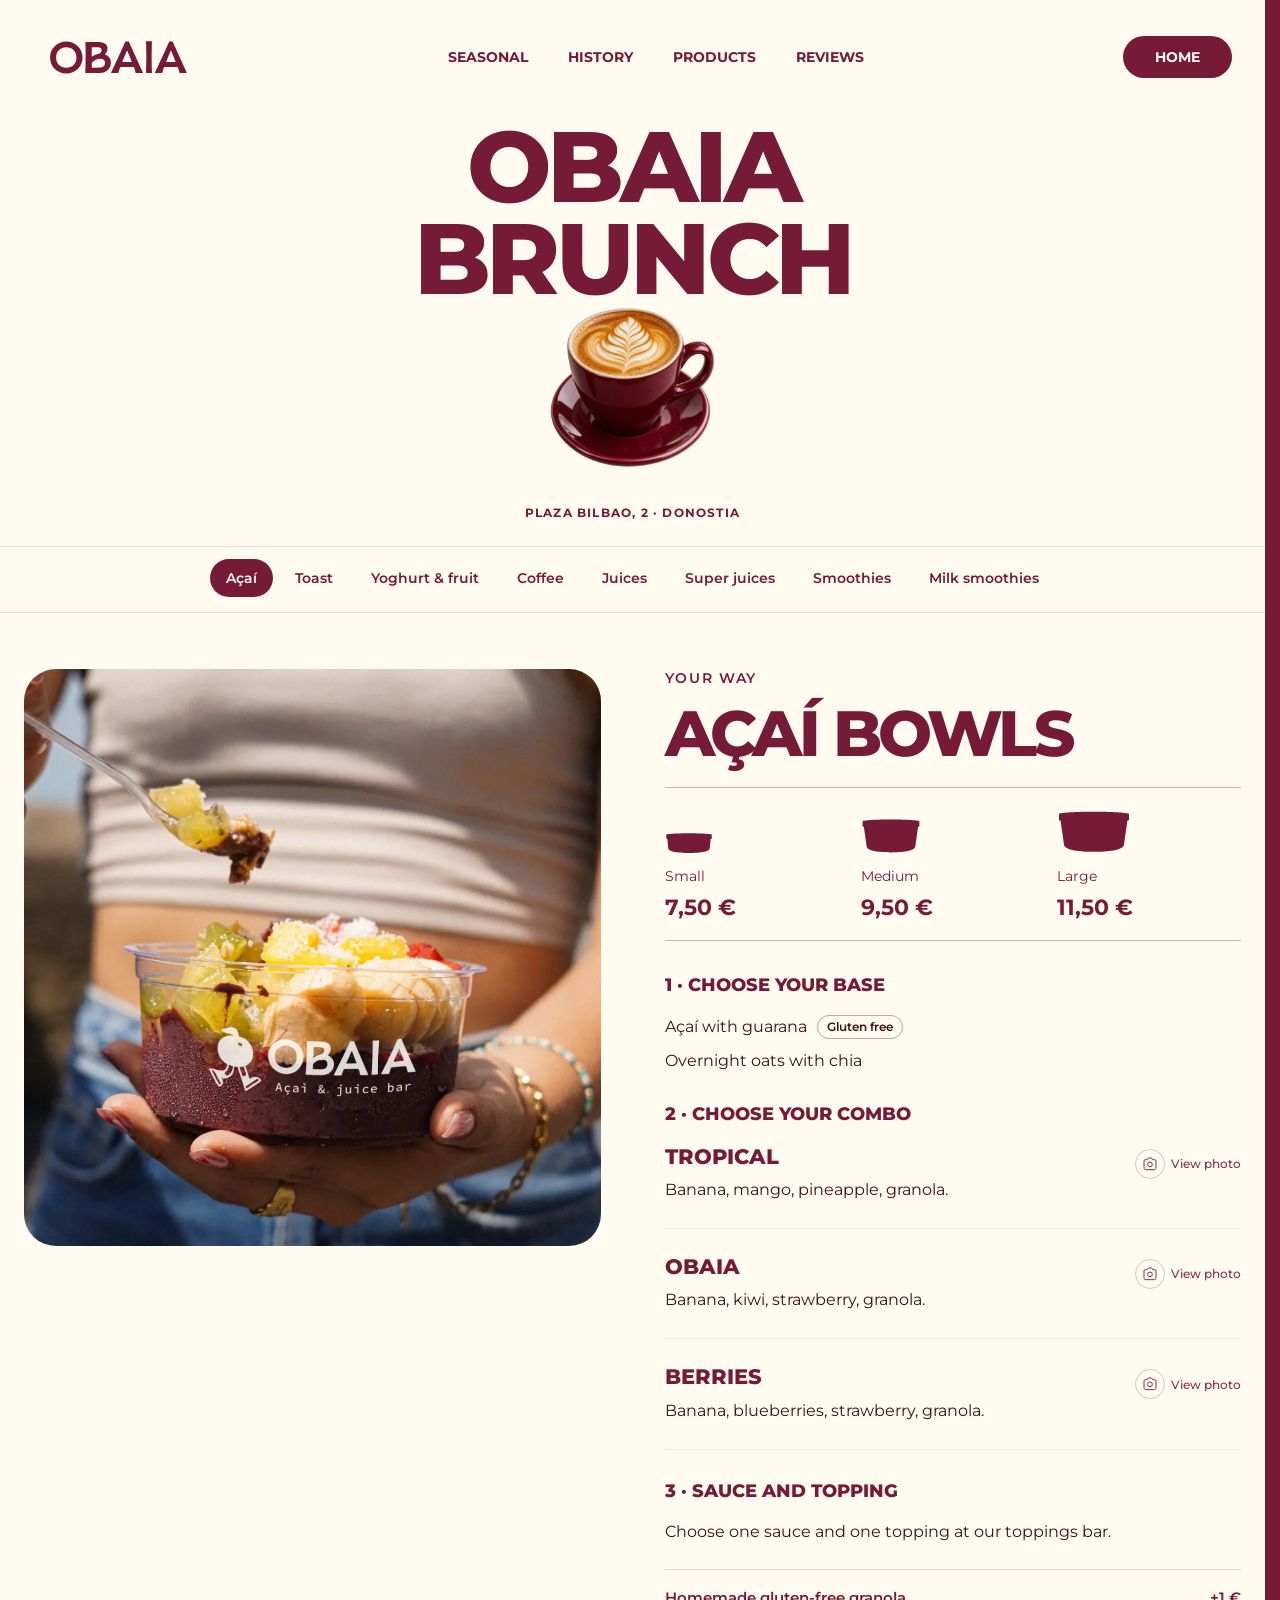
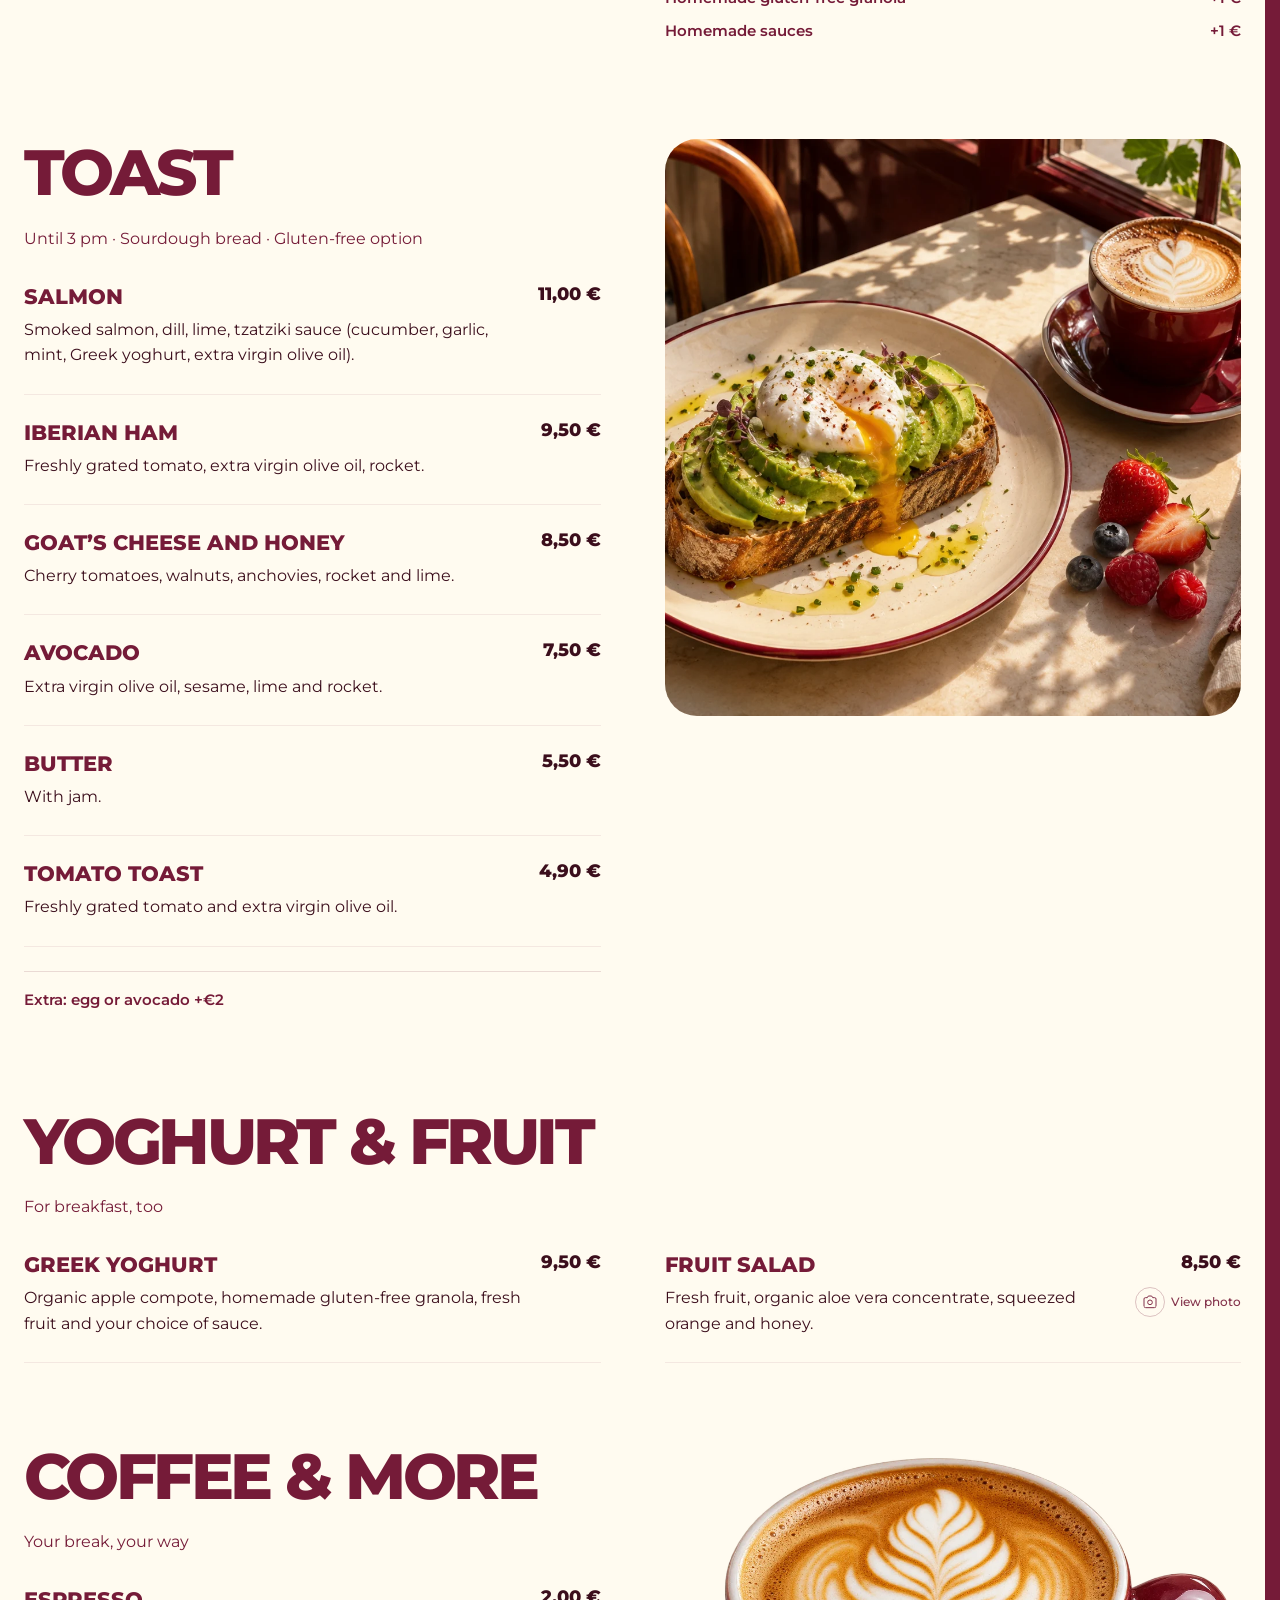
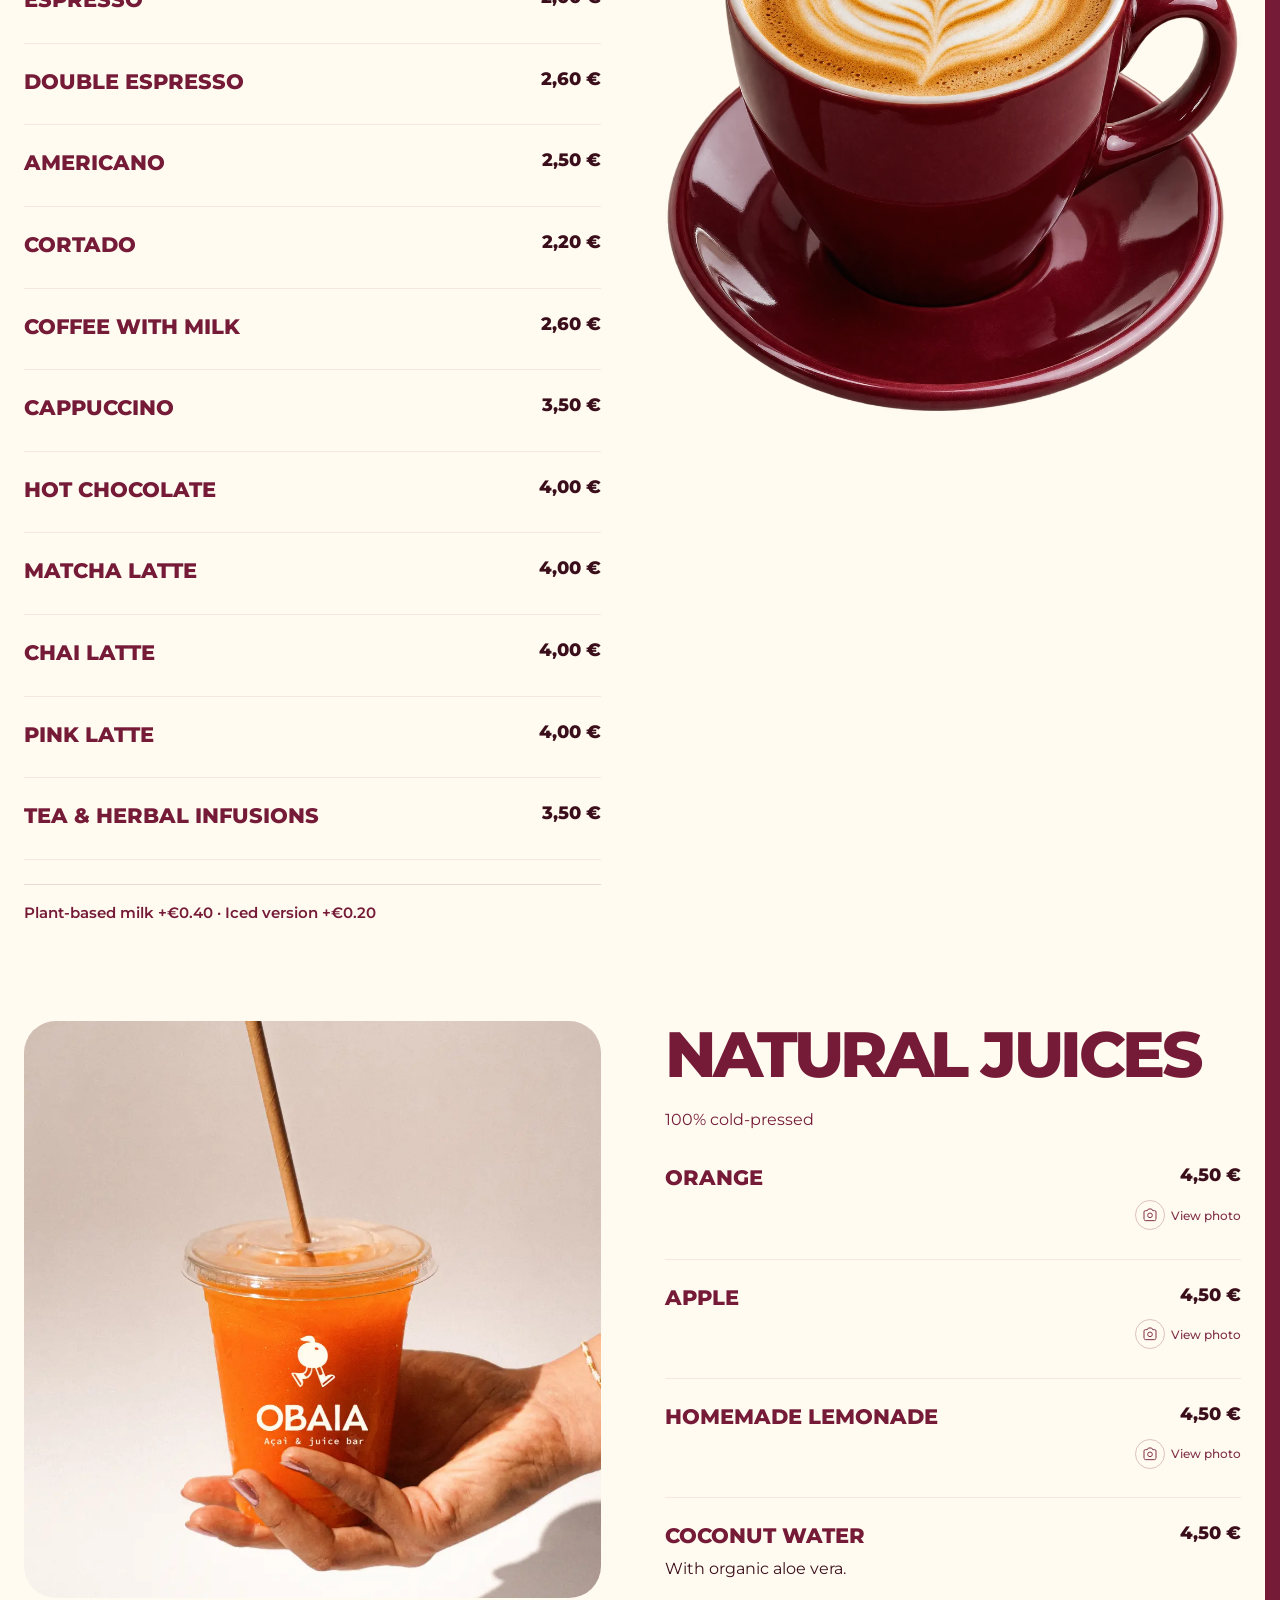
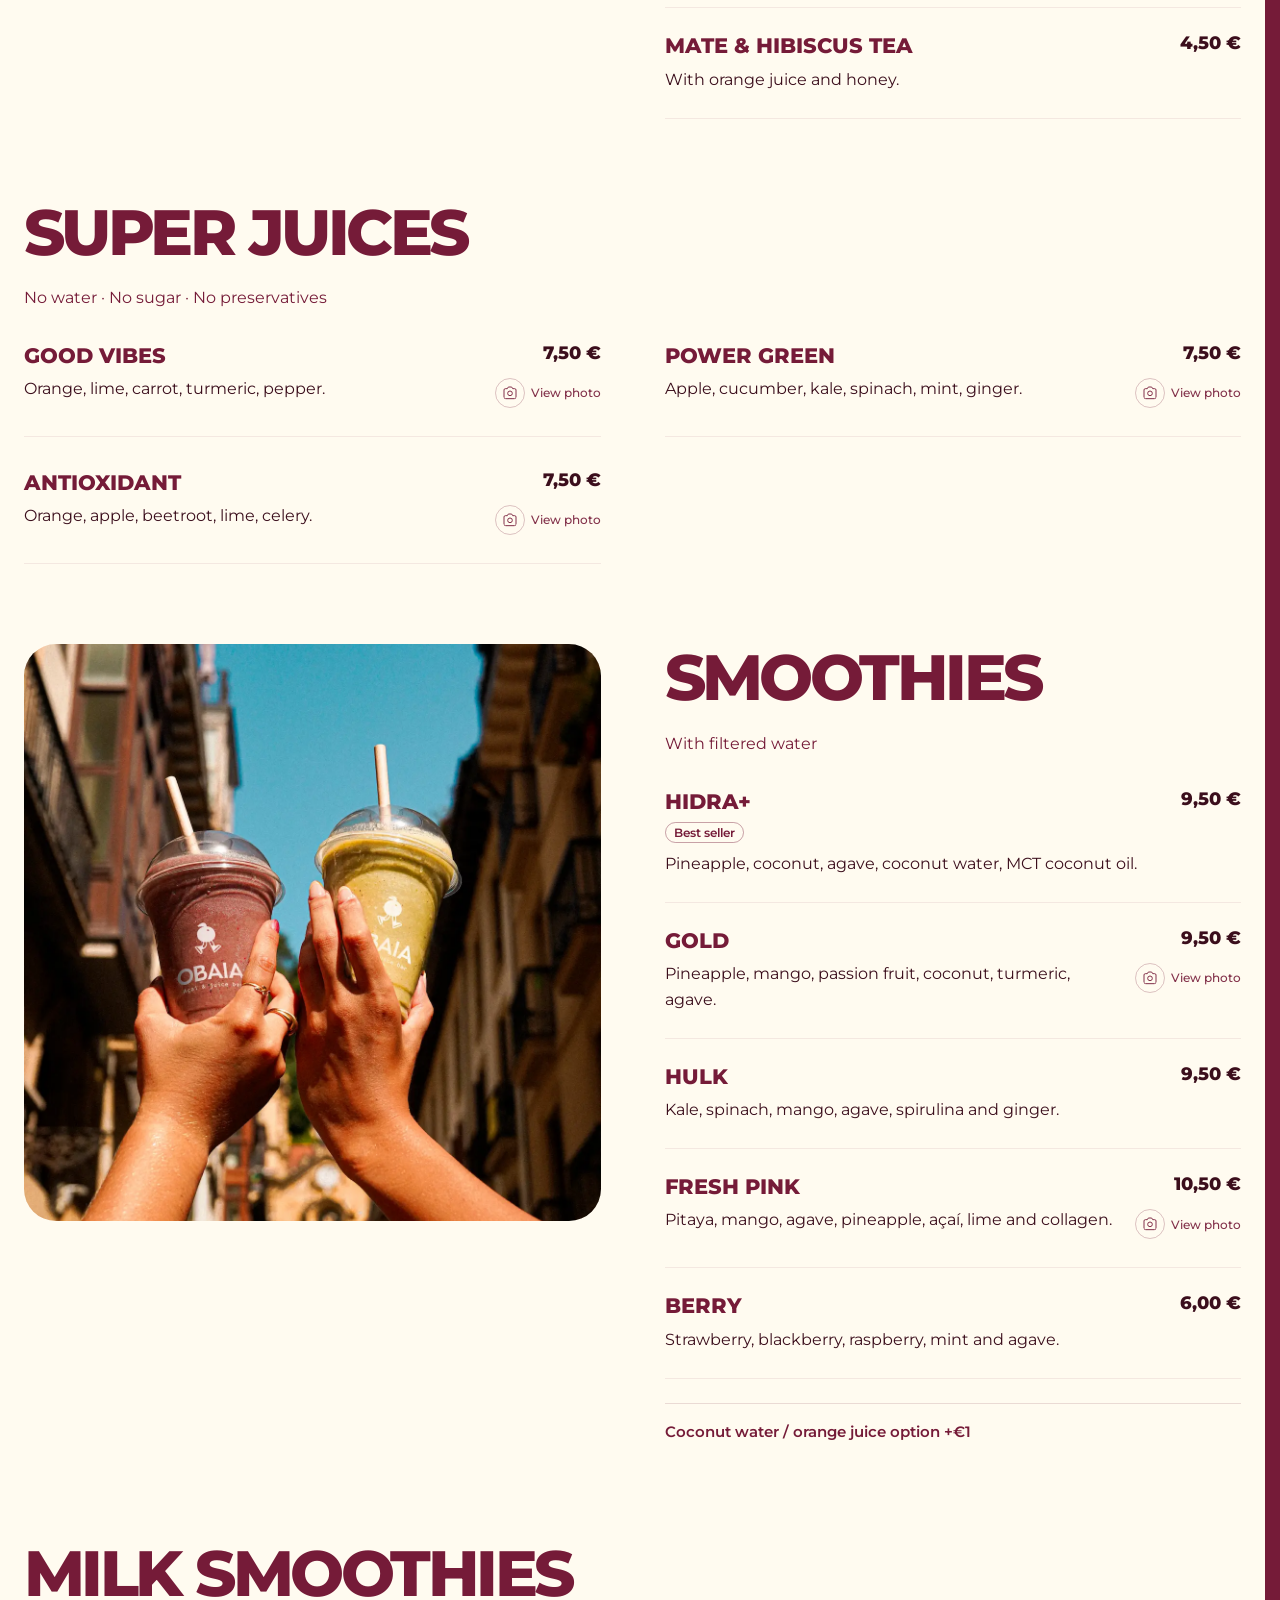
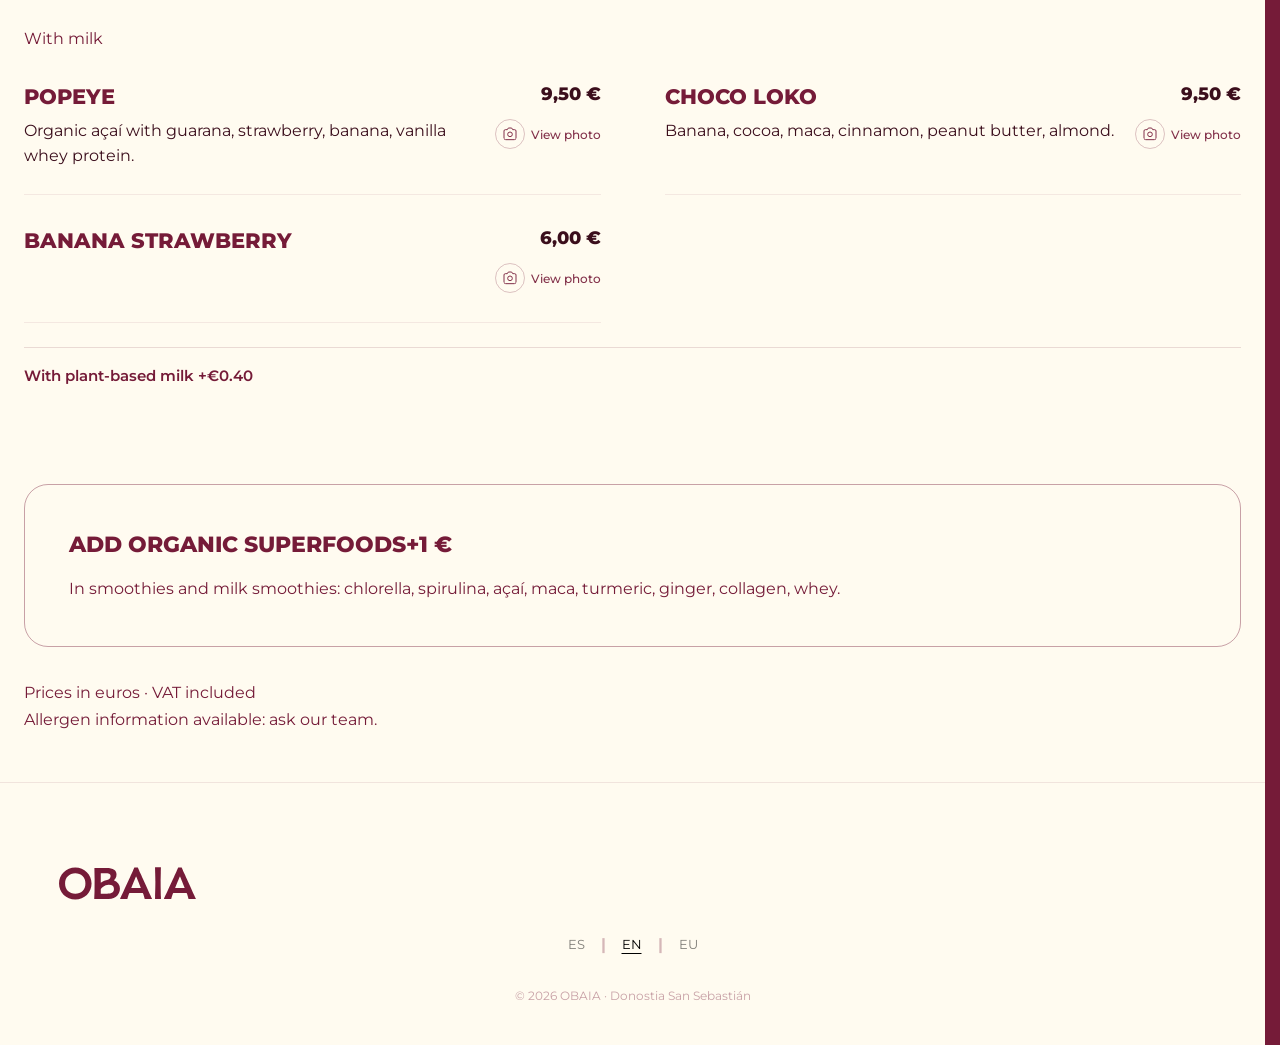
<file: brunch.html>
<!DOCTYPE html>

<html class="scroll-smooth" lang="es">
<head>
<meta charset="utf-8"/>
<script src="./assets/obaia-entry.js?v=c55df4ccfff1"></script>
<link as="image" href="./assets/brand/logo-principal-oficial-cream.svg" rel="preload"/>
<meta content="width=device-width, initial-scale=1.0" name="viewport"/>
<title>OBAIA Brunch | Plaza Bilbao, Donostia</title>
<meta content="Carta OBAIA: açaí bowls, tostadas, yogur, smoothies, batidos, zumos y café. Precios y opciones." name="description"/>
<link href="https://fonts.googleapis.com" rel="preconnect"/>
<link crossorigin="" href="https://fonts.gstatic.com" rel="preconnect"/>
<link href="https://fonts.googleapis.com/css2?family=Montserrat:ital,wght@0,400;0,500;0,600;0,700;0,800;1,400;1,500;1,600&amp;display=swap" rel="stylesheet"/>
<style>
      /* ===== VARIABLES ===== */
      :root {
        --white: #fffbf0;
        --baie: #751b38;
        --baie-dark: #3b0e1c;
        --maracuja: #f4b606;
        --pepin: #3a3705;
        --font: "Montserrat", sans-serif;
      }

      /* ===== BASE & RESET ===== */
      *,
      *::before,
      *::after {
        box-sizing: border-box;
        margin: 0;
        padding: 0;
      }
      body {
        font-family: var(--font);
        background-color: var(--white);
        color: var(--baie);
        overflow-x: hidden;
        display: flex;
        flex-direction: column;
        min-height: 100vh;
        -webkit-font-smoothing: antialiased;
      }
      a {
        text-decoration: none;
        color: inherit;
      }
      button {
        font-family: inherit;
        cursor: pointer;
        border: none;
        background: none;
      }

      /* ===== TYPOGRAPHY ===== */
      h1,
      h2,
      h3,
      h4 {
        font-weight: 800;
        text-transform: uppercase;
        line-height: 1;
      }
      .body-text {
        font-weight: 400;
        line-height: 1.6;
      }
      .translation-text {
        font-weight: 500;
        font-style: italic;
        opacity: 0.6;
        font-size: 0.85em;
      }

      .container {
        max-width: 1280px;
        margin: 0 auto;
        padding: 0 1.5rem;
        width: 100%;
      }

      /* ===== NAVBAR ===== */
      #navbar {
        position: fixed;
        width: 100%;
        z-index: 100;
        padding: 1.5rem;
        transition: padding 0.5s ease;
      }
      #navbar.scrolled {
        padding: 1rem 1.5rem;
      }
      #nav-inner {
        max-width: 1280px;
        margin: 0 auto;
        display: flex;
        justify-content: space-between;
        align-items: center;
        border-radius: 9999px;
        padding: 0.75rem 1.5rem;
        transition: 0.5s;
      }
      #nav-inner.scrolled {
        background-color: rgba(255, 251, 240, 0.95);
        backdrop-filter: blur(12px);
        box-shadow: 0 1px 8px rgba(117, 24, 56, 0.08);
        border: 1px solid rgba(117, 24, 56, 0.1);
      }
      .nav-logo {
        font-size: 1.875rem;
        font-weight: 900;
        letter-spacing: 0.2em;
        color: var(--baie);
        cursor: pointer;
      }
      .nav-links {
        display: none;
        gap: 2.5rem;
      }
      .nav-link {
        font-weight: 700;
        font-size: 0.875rem;
        transition: 0.3s;
      }
      .nav-cta {
        background-color: var(--baie);
        color: var(--white);
        padding: 0.75rem 2rem;
        border-radius: 9999px;
        font-weight: 700;
        font-size: 0.875rem;
        transition: 0.3s;
      }

      /* ===== NEW MODERN GRID DESIGN ===== */
      .menu-header {
        padding: 3rem 1.5rem 5rem;
        text-align: center;
      }

      .menu-section {
        margin-bottom: 6rem;
      }

      .section-layout {
        display: grid;
        grid-template-columns: 1fr;
        gap: 3rem;
        align-items: flex-start;
      }

      .section-visual {
        position: relative;
        width: 100%;
        aspect-ratio: 4/5;
        border-radius: 4rem;
        overflow: hidden;
        box-shadow: 0 20px 50px rgba(59, 14, 28, 0.1);
      }

      .section-visual img {
        width: 100%;
        height: 100%;
        object-fit: cover;
        transition: transform 1.2s cubic-bezier(0.16, 1, 0.3, 1);
      }

      .menu-section:hover .section-visual img {
        transform: scale(1.05);
      }

      .section-content {
        padding: 1rem 0;
      }

      .section-title {
        font-size: clamp(3rem, 8vw, 5rem);
        color: var(--baie);
        margin-bottom: 2rem;
        letter-spacing: -0.05em;
      }

      /* Item styling */
      .product-list {
        display: flex;
        flex-direction: column;
        gap: 2.5rem;
      }

      .product-item {
        display: flex;
        justify-content: space-between;
        gap: 1.5rem;
        border-bottom: 1px solid rgba(117, 24, 56, 0.08);
        padding-bottom: 1.5rem;
      }

      .product-info h3 {
        font-size: 1.4rem;
        color: var(--baie);
        margin-bottom: 0.4rem;
      }

      .product-desc {
        font-size: 0.95rem;
        color: rgba(59, 14, 28, 0.7);
        margin-bottom: 0.2rem;
      }

      .product-price {
        font-weight: 800;
        font-size: 1.2rem;
        color: var(--baie-dark);
        white-space: nowrap;
        text-align: right;
      }

      .category-note {
        background: var(--white);
        border: 2px solid var(--maracuja);
        border-radius: 1.5rem;
        padding: 0.5rem;
        margin-bottom: 2.5rem;
        text-align: center;
      }

      .subcategory-label {
        font-size: 0.8rem;
        font-weight: 800;
        letter-spacing: 0.15em;
        color: var(--maracuja);
        margin: 3rem 0 1.5rem;
        text-transform: uppercase;
        display: flex;
        align-items: center;
        gap: 1rem;
      }
      .subcategory-label::after {
        content: "";
        flex: 1;
        height: 1px;
        background: var(--maracuja);
        opacity: 0.3;
      }

      /* Responsive PC */
      @media (min-width: 992px) {
        .nav-links {
          display: flex;
        }
        .section-layout {
          grid-template-columns: 1fr 1fr;
          gap: 6rem;
        }
        /* Alternar orden visual */
        .menu-section:nth-child(even) .section-visual {
          grid-column: 2;
        }
        .menu-section:nth-child(even) .section-content {
          grid-column: 1;
          grid-row: 1;
        }
        .section-visual {
          position: sticky;
          top: 10rem;
        }
      }

      /* FOOTER */
      footer {
        background-color: var(--white);
        padding: 5rem 1.5rem 2.5rem;
        border-top: 1px solid rgba(117, 24, 56, 0.1);
      }
      .footer-inner {
        max-width: 1152px;
        margin: 0 auto;
        text-align: center;
      }
      .lang-btns {
        display: flex;
        gap: 1rem;
        justify-content: center;
        margin-bottom: 2rem;
        font-weight: 700;
      }
      .lang-btn {
        opacity: 0.5;
        transition: 0.3s;
      }
      .lang-btn.active {
        opacity: 1;
        text-decoration: underline;
        text-underline-offset: 4px;
      }
      .season-price {
        background: var(--maracuja);
        color: var(--baie-dark);
        /* 0.4rem arriba/abajo y 1.2rem izquierda/derecha */
        padding: 1rem;
        border-radius: 999px;
        font-weight: 800;
        /* Fuerza a que el texto siempre esté en una sola línea */
        white-space: nowrap;
        /* Asegura que se comporte bien como etiqueta */
        display: inline-block;
        font-size: 0.85rem; /* Opcional: un pelín más pequeño para móvil */
      }
      /* Ajuste específico para móvil */
      @media (max-width: 767px) {
        .season-price {
          padding-top: 1.5rem;
          font-weight: 900;
          font-size: 0.87rem;
        }
      }
      .capsule {
        display: inline-flex;
        align-items: center;
        justify-content: center;

        border: 1px solid currentColor;
        border-radius: 9999px;

        /* Definimos una altura fija para evitar el espacio fantasma */
        height: 1.4rem;
        padding: 0.25rem 1rem; /* Solo padding a los lados */
        margin-top: 1rem;
        font-weight: 700;
        text-transform: uppercase;
        font-size: 0.65rem;
        letter-spacing: 0.05em;
        white-space: nowrap;

        /* Forzamos que el texto no tenga espacio extra arriba/abajo */
        line-height: 0;
      }
      .nav-logo {
        font-size: 1.875rem;
        font-weight: 900;
        letter-spacing: 0.2em;
        color: var(--baie);
        cursor: pointer;
        display: flex;
        align-items: center;
        justify-content: center;
        transition: transform 0.3s ease;
        /* El tamaño del contenedor */
        width: 140px;
        height: 40px;
      }
      .nav-logo:hover {
        transform: scale(1.05);
      }
      .obaia-logo-svg {
        width: 100%;
        height: 100%;
        display: block;
        /* Quitamos cualquier fondo que pudiera tener */
        background: transparent;
      }
    </style>
<link href="./assets/obaia-motion.css?v=4a2f584ab61f" rel="stylesheet"/>
<script defer="" src="./assets/obaia-motion.js?v=7afde411c164"></script>
<link href="./assets/visor-productos.css?v=31b7f977c8df" rel="stylesheet"/>

<script defer="" src="./assets/visor-productos.js?v=b595653de34e"></script>
<link href="./assets/obaia-viva.css?v=0e7204832b2e" rel="stylesheet"/><link href="./assets/plaza-bilbao.css?v=5ae64f7ceeb5" rel="stylesheet"/>
<link href="./assets/menu-update.css?v=4bd3e5b23389" rel="stylesheet"/><script defer="True" src="./assets/menu-navigation.js?v=fb712d139ef6"></script><script defer="True" src="./assets/menu-language.js?v=3b43b0bde567"></script><script defer="True" src="./assets/fotos-productos.js?v=a7ed8faf5d03"></script></head>
<body class="menu-page">
<div aria-hidden="true" class="fruit-intro"><img alt="" class="intro-brand" src="./assets/brand/logo-principal-oficial.svg"/><output>0%</output><div class="fruit-pile"></div></div>
<div aria-hidden="true" class="obaia-wipe"><img alt="" src="./assets/brand/logo-principal-oficial-cream.svg"/></div>
<!-- NAV -->
<nav id="navbar">
<div id="nav-inner">
<a class="nav-logo" href="index.html">
<svg aria-hidden="true" class="obaia-logo-svg" viewbox="0 0 346.4 85.4" xmlns="http://www.w3.org/2000/svg">
<path d="M45.3 4.1C22.7 4.1 5 21.5 5 43.7 5 66 22.7 83.4 45.3 83.4S85.5 66 85.5 43.7c0-22.2-17.7-39.6-40.2-39.6m18 58.2c-4.5 4.5-10.9 6.9-18 6.9C30.4 69.2 20 58.7 20 43.8s10.4-25.4 25.2-25.4c7.1 0 13.5 2.4 18 6.9 4.7 4.6 7.1 11 7.1 18.5.1 7.5-2.4 13.9-7 18.5M140.7 36.2c2.3-2.1 6.6-6.3 6.6-14.4 0-11.1-8.1-16.5-24.6-16.5H92.6v1.2s.3 12.8.5 27c0 1.8-.1 27.1-.2 27.9-.3 11.1-.7 19.8-.7 19.8l-.1 1.2h35.6c19.4 0 28-13.1 28-26 .2-8.7-5.1-15.7-15-20.2m-31.2-17.6h12.6c3.3 0 6.7.3 8.7 2.4.8.8 1.3 1.9 1.6 3.2.5 2.5-.2 5.3-1.9 7.2-1.1 1.2-2.6 2.2-4.6 3.1-1.4.6-2.9 1.1-4.3 1.5-3.4 1-7.7 2.5-13.2 6.1v-.2c0-7.8-.1-22.6-.1-23.4zm14.1 50.6h-15.3V58.7c0-2.5 9.5-11.5 19.5-11.6h.5c8.8 0 12.6 3.2 12.6 10.6 0 8-5.2 11.5-17.3 11.5M256.4 38.4c0-.5.2-11.3.4-20 .1-6.7.3-12.6.3-13.2V4h-14.5v1.2c0 .6.2 6.4.3 13 .2 8.8.5 19.7.5 20.2 0 14.7-.5 30.7-.7 38.3-.1 2.4-.1 4-.1 4.5v1.2h14.6v-1.2c0-.5 0-2.1-.1-4.6-.2-7.6-.7-23.6-.7-38.2M234.7 80.7c-.2-.5-18.7-40.7-27.8-60.9-3.5-7.7-6-13.5-6.6-15l-.3-.7h-8.6l-.3.7c-.6 1.5-3.2 7.3-6.6 15-9 20.2-27.6 60.5-27.8 60.9l-.8 1.7h18.3l.2-.9c0-.1 2.3-8.1 3.5-11.5.2-.4.4-.9.6-1.2.4-.8 1-1.1 1.3-1.1h31.8c.3 0 .9.3 1.3 1.1.1.3.3.7.6 1.3 1.1 3.3 3.4 11.3 3.4 11.4l.2.9h18.3zm-27.4-25.6H184c.6-2.5 6.3-16.1 11.5-28.2.1-.2.2-.3.2-.5.1.1.1.3.2.4 5.2 12.2 10.8 25.7 11.4 28.3M343.2 80.7c-.2-.5-18.7-40.7-27.8-60.9-3.5-7.7-6-13.5-6.6-15l-.3-.7h-8.6l-.3.7c-.6 1.5-3.2 7.3-6.6 15-9 20.2-27.6 60.5-27.8 60.9l-.8 1.7h18.3l.2-.9c0-.1 2.3-8.1 3.5-11.5.2-.4.4-.9.6-1.2.4-.8 1-1.1 1.3-1.1H320c.3 0 .9.3 1.3 1.1.1.3.3.7.6 1.3 1.1 3.3 3.4 11.3 3.4 11.4l.2.9h18.3zm-27.4-25.6h-23.3c.6-2.5 6.3-16.1 11.5-28.2.1-.2.2-.3.2-.5.1.1.1.3.2.4 5.1 12.2 10.7 25.7 11.4 28.3" fill="currentColor"></path></svg></a>
<div class="nav-links">
<a class="nav-link" data-i18n="nav_temporada" href="index.html#temporada">TEMPORADA</a>
<a class="nav-link" data-i18n="nav_historia" href="index.html#historia">HISTORIA</a>
<a class="nav-link" data-i18n="nav_productos" href="index.html#productos">PRODUCTOS</a>
<a class="nav-link" data-i18n="nav_resenas" href="index.html#resenas">RESEÑAS</a>
</div>
<a class="nav-cta" data-i18n="btn_home" href="index.html">INICIO</a>
</div>
</nav>
<section aria-labelledby="carta-titulo" class="ab menu-juice-hero brunch-cup-hero" data-stage="menu" id="carta-inicio">
<div class="ab-stage">
<h1 aria-label="OBAIA Brunch" class="ab-title" id="carta-titulo">
<span class="ab-line" data-ab-split="" data-menu-line="0">OBAIA</span>
<span class="ab-line"><span data-ab-split="" data-menu-line="1">BRUNCH</span></span>
</h1>
<div class="ab-bowl" data-ab-bowl=""><img alt="Cappuccino" fetchpriority="high" height="1050" src="./assets/productos/brunch-cup.webp" width="1050"/></div>
</div>
</section>
<header class="brunch-heading container"><p>Plaza Bilbao, 2 · Donostia</p></header>
<nav aria-label="Ir a una categoría" class="menu-category-nav"><div class="category-scroll"><a href="#bowls">Açaís</a><a href="#salados">Tostadas</a><a href="#dulces">Yogur y fruta</a><a href="#bebidas">Cafés</a><a href="#zumos">Zumos</a><a href="#super-zumos">Super zumos</a><a href="#smoothies">Smoothies</a><a href="#batidos">Batidos</a></div></nav>
<main class="container complete-menu" lang="es"><section aria-labelledby="title-bowls" class="menu-section" id="bowls"><div class="section-layout"><div class="section-visual"><img alt="Bowl de açaí OBAIA" loading="lazy" src="./img/obaia_bowl_menu.webp"/></div><div class="section-content"><p class="menu-eyebrow">A tu manera</p><h2 class="section-title" id="title-bowls" tabindex="-1">Açaí bowls</h2><div class="bowl-sizes"><div><div class="bowl-size-icon"><img alt="" src="./assets/brand/bowl-small.svg"/></div><span>Pequeño</span><strong>7,50 €</strong></div><div><div class="bowl-size-icon"><img alt="" src="./assets/brand/bowl-large.svg"/></div><span>Mediano</span><strong>9,50 €</strong></div><div><div class="bowl-size-icon"><img alt="" src="./assets/brand/bowl-large.svg"/></div><span>Grande</span><strong>11,50 €</strong></div></div><h3 class="bowl-step">1 · Elige tu base</h3><div class="bowl-bases"><p class="product-desc base-acai"><span>Açaí con guaraná</span><span class="menu-tag">Sin gluten</span></p><p class="product-desc">Overnight oat con chía</p></div><h3 class="bowl-step">2 · Elige tu combo</h3><div class="product-list"><article class="product-item"><div class="product-info"><h3 class="photo-product-name">Tropical</h3><p class="product-desc">Plátano, mango, piña, granola.</p></div><div class="product-actions"><button aria-controls="product-photo-dialog" aria-haspopup="dialog" class="product-photo-trigger" data-product-photo="acai-mango" type="button"><span class="product-photo-cue"><svg aria-hidden="true" fill="none" stroke="currentColor" stroke-width="1.5" viewbox="0 0 24 24"><path d="M8 5.5 9.5 3h5L16 5.5h3A2 2 0 0 1 21 7.5v11a2 2 0 0 1-2 2H5a2 2 0 0 1-2-2v-11a2 2 0 0 1 2-2Z"></path><circle cx="12" cy="12.5" r="3.5"></circle></svg><span class="product-photo-label">Ver foto</span></span></button></div></article><article class="product-item"><div class="product-info"><h3 class="photo-product-name">Obaia</h3><p class="product-desc">Plátano, kiwi, fresa, granola.</p></div><div class="product-actions"><button aria-controls="product-photo-dialog" aria-haspopup="dialog" class="product-photo-trigger" data-product-photo="obaia-acai" type="button"><span class="product-photo-cue"><svg aria-hidden="true" fill="none" stroke="currentColor" stroke-width="1.5" viewbox="0 0 24 24"><path d="M8 5.5 9.5 3h5L16 5.5h3A2 2 0 0 1 21 7.5v11a2 2 0 0 1-2 2H5a2 2 0 0 1-2-2v-11a2 2 0 0 1 2-2Z"></path><circle cx="12" cy="12.5" r="3.5"></circle></svg><span class="product-photo-label">Ver foto</span></span></button></div></article><article class="product-item"><div class="product-info"><h3 class="photo-product-name">Berries</h3><p class="product-desc">Plátano, arándanos, fresa, granola.</p></div><div class="product-actions"><button aria-controls="product-photo-dialog" aria-haspopup="dialog" class="product-photo-trigger" data-product-photo="acai-berries" type="button"><span class="product-photo-cue"><svg aria-hidden="true" fill="none" stroke="currentColor" stroke-width="1.5" viewbox="0 0 24 24"><path d="M8 5.5 9.5 3h5L16 5.5h3A2 2 0 0 1 21 7.5v11a2 2 0 0 1-2 2H5a2 2 0 0 1-2-2v-11a2 2 0 0 1 2-2Z"></path><circle cx="12" cy="12.5" r="3.5"></circle></svg><span class="product-photo-label">Ver foto</span></span></button></div></article></div><h3 class="bowl-step">3 · Salsa y topping</h3><p class="product-desc">Elige una salsa y un topping en nuestra barra de toppings.</p><p class="menu-extra"><span class="extra-option"><span>Granola casera sin gluten</span> <span class="extra-price">+1 €</span></span><span class="extra-option"><span>Salsas caseras</span> <span class="extra-price">+1 €</span></span></p></div></div></section><section aria-labelledby="title-salados" class="menu-section" id="salados"><div class="section-layout"><div class="section-visual"><img alt="" loading="lazy" src="./img/brunch-plaza-bilbao.webp"/></div><div class="section-content"><h2 class="section-title" id="title-salados" tabindex="-1">Tostadas</h2><p class="menu-section-note">Hasta las 15 h · Pan de masa madre · Opción sin gluten</p><div class="product-list"><article class="product-item"><div class="product-info"><h3 class="photo-product-name">Salmón</h3><p class="product-desc">Salmón ahumado, eneldo, lima, salsa tzatziki (pepino, ajo, menta, yogur griego, AOVE).</p></div><div class="product-actions"><span class="product-price">11,00 €</span></div></article><article class="product-item"><div class="product-info"><h3 class="photo-product-name">Jamón ibérico</h3><p class="product-desc">Tomate recién rallado, AOVE, rúcula.</p></div><div class="product-actions"><span class="product-price">9,50 €</span></div></article><article class="product-item"><div class="product-info"><h3 class="photo-product-name">Queso de cabra y miel</h3><p class="product-desc">Tomate cherry, nueces, boquerones, rúcula y lima.</p></div><div class="product-actions"><span class="product-price">8,50 €</span></div></article><article class="product-item"><div class="product-info"><h3 class="photo-product-name">Aguacate</h3><p class="product-desc">AOVE, sésamo, lima y rúcula.</p></div><div class="product-actions"><span class="product-price">7,50 €</span></div></article><article class="product-item"><div class="product-info"><h3 class="photo-product-name">Mantequilla</h3><p class="product-desc">Con mermelada.</p></div><div class="product-actions"><span class="product-price">5,50 €</span></div></article><article class="product-item"><div class="product-info"><h3 class="photo-product-name">Pan con tomate</h3><p class="product-desc">Tomate recién rallado y AOVE.</p></div><div class="product-actions"><span class="product-price">4,90 €</span></div></article></div><p class="menu-extra">Extra: huevo o aguacate +2 €</p></div></div></section><section aria-labelledby="title-dulces" class="menu-section menu-text-section" id="dulces"><div class="section-layout"><div class="section-content"><h2 class="section-title" id="title-dulces" tabindex="-1">Yogur y fruta</h2><p class="menu-section-note">También para desayunar</p><div class="product-list"><article class="product-item"><div class="product-info"><h3 class="photo-product-name">Yogur griego</h3><p class="product-desc">Compota de manzana bio, granola casera sin gluten, fruta fresca y salsa a elegir.</p></div><div class="product-actions"><span class="product-price">9,50 €</span></div></article><article class="product-item"><div class="product-info"><h3 class="photo-product-name">Ensalada de frutas</h3><p class="product-desc">Fruta fresca, concentrado de aloe vera bio, naranja exprimida y miel.</p></div><div class="product-actions"><span class="product-price">8,50 €</span><button aria-controls="product-photo-dialog" aria-haspopup="dialog" class="product-photo-trigger" data-product-photo="ensalada-frutas" type="button"><span class="product-photo-cue"><svg aria-hidden="true" fill="none" stroke="currentColor" stroke-width="1.5" viewbox="0 0 24 24"><path d="M8 5.5 9.5 3h5L16 5.5h3A2 2 0 0 1 21 7.5v11a2 2 0 0 1-2 2H5a2 2 0 0 1-2-2v-11a2 2 0 0 1 2-2Z"></path><circle cx="12" cy="12.5" r="3.5"></circle></svg><span class="product-photo-label">Ver foto</span></span></button></div></article></div></div></div></section><section aria-labelledby="title-bebidas" class="menu-section" id="bebidas"><div class="section-layout"><div class="section-visual"><img alt="" loading="lazy" src="./assets/productos/brunch-cup.webp"/></div><div class="section-content"><h2 class="section-title" id="title-bebidas" tabindex="-1">Café y más</h2><p class="menu-section-note">Tu pausa, a tu gusto</p><div class="product-list"><article class="product-item"><div class="product-info"><h3 class="photo-product-name">Espresso</h3><p class="product-desc"></p></div><div class="product-actions"><span class="product-price">2,00 €</span></div></article><article class="product-item"><div class="product-info"><h3 class="photo-product-name">Espresso doble</h3><p class="product-desc"></p></div><div class="product-actions"><span class="product-price">2,60 €</span></div></article><article class="product-item"><div class="product-info"><h3 class="photo-product-name">Americano</h3><p class="product-desc"></p></div><div class="product-actions"><span class="product-price">2,50 €</span></div></article><article class="product-item"><div class="product-info"><h3 class="photo-product-name">Cortado</h3><p class="product-desc"></p></div><div class="product-actions"><span class="product-price">2,20 €</span></div></article><article class="product-item"><div class="product-info"><h3 class="photo-product-name">Café con leche</h3><p class="product-desc"></p></div><div class="product-actions"><span class="product-price">2,60 €</span></div></article><article class="product-item"><div class="product-info"><h3 class="photo-product-name">Cappuccino</h3><p class="product-desc"></p></div><div class="product-actions"><span class="product-price">3,50 €</span></div></article><article class="product-item"><div class="product-info"><h3 class="photo-product-name">Chocolate caliente</h3><p class="product-desc"></p></div><div class="product-actions"><span class="product-price">4,00 €</span></div></article><article class="product-item"><div class="product-info"><h3 class="photo-product-name">Matcha latte</h3><p class="product-desc"></p></div><div class="product-actions"><span class="product-price">4,00 €</span></div></article><article class="product-item"><div class="product-info"><h3 class="photo-product-name">Chai latte</h3><p class="product-desc"></p></div><div class="product-actions"><span class="product-price">4,00 €</span></div></article><article class="product-item"><div class="product-info"><h3 class="photo-product-name">Pink latte</h3><p class="product-desc"></p></div><div class="product-actions"><span class="product-price">4,00 €</span></div></article><article class="product-item"><div class="product-info"><h3 class="photo-product-name">Té e infusiones</h3><p class="product-desc"></p></div><div class="product-actions"><span class="product-price">3,50 €</span></div></article></div><p class="menu-extra">Leche vegetal +0,40 € · Versión fría (iced) +0,20 €</p></div></div></section><section aria-labelledby="title-zumos" class="menu-section" id="zumos"><div class="section-layout"><div class="section-visual"><img alt="" loading="lazy" src="./img/obaia_zumo_natural.webp"/></div><div class="section-content"><h2 class="section-title" id="title-zumos" tabindex="-1">Zumos naturales</h2><p class="menu-section-note">100% prensados en frío</p><div class="product-list"><article class="product-item"><div class="product-info"><h3 class="photo-product-name">Naranja</h3><p class="product-desc"></p></div><div class="product-actions"><span class="product-price">4,50 €</span><button aria-controls="product-photo-dialog" aria-haspopup="dialog" class="product-photo-trigger" data-product-photo="naranja" type="button"><span class="product-photo-cue"><svg aria-hidden="true" fill="none" stroke="currentColor" stroke-width="1.5" viewbox="0 0 24 24"><path d="M8 5.5 9.5 3h5L16 5.5h3A2 2 0 0 1 21 7.5v11a2 2 0 0 1-2 2H5a2 2 0 0 1-2-2v-11a2 2 0 0 1 2-2Z"></path><circle cx="12" cy="12.5" r="3.5"></circle></svg><span class="product-photo-label">Ver foto</span></span></button></div></article><article class="product-item"><div class="product-info"><h3 class="photo-product-name">Manzana</h3><p class="product-desc"></p></div><div class="product-actions"><span class="product-price">4,50 €</span><button aria-controls="product-photo-dialog" aria-haspopup="dialog" class="product-photo-trigger" data-product-photo="manzana" type="button"><span class="product-photo-cue"><svg aria-hidden="true" fill="none" stroke="currentColor" stroke-width="1.5" viewbox="0 0 24 24"><path d="M8 5.5 9.5 3h5L16 5.5h3A2 2 0 0 1 21 7.5v11a2 2 0 0 1-2 2H5a2 2 0 0 1-2-2v-11a2 2 0 0 1 2-2Z"></path><circle cx="12" cy="12.5" r="3.5"></circle></svg><span class="product-photo-label">Ver foto</span></span></button></div></article><article class="product-item"><div class="product-info"><h3 class="photo-product-name">Limonada casera</h3><p class="product-desc"></p></div><div class="product-actions"><span class="product-price">4,50 €</span><button aria-controls="product-photo-dialog" aria-haspopup="dialog" class="product-photo-trigger" data-product-photo="limonada-casera" type="button"><span class="product-photo-cue"><svg aria-hidden="true" fill="none" stroke="currentColor" stroke-width="1.5" viewbox="0 0 24 24"><path d="M8 5.5 9.5 3h5L16 5.5h3A2 2 0 0 1 21 7.5v11a2 2 0 0 1-2 2H5a2 2 0 0 1-2-2v-11a2 2 0 0 1 2-2Z"></path><circle cx="12" cy="12.5" r="3.5"></circle></svg><span class="product-photo-label">Ver foto</span></span></button></div></article><article class="product-item"><div class="product-info"><h3 class="photo-product-name">Agua de coco</h3><p class="product-desc">Con aloe vera bio.</p></div><div class="product-actions"><span class="product-price">4,50 €</span></div></article><article class="product-item"><div class="product-info"><h3 class="photo-product-name">Té mate hibiscus</h3><p class="product-desc">Con zumo de naranja y miel.</p></div><div class="product-actions"><span class="product-price">4,50 €</span></div></article></div></div></div></section><section aria-labelledby="title-super-zumos" class="menu-section menu-text-section" id="super-zumos"><div class="section-layout"><div class="section-content"><h2 class="section-title" id="title-super-zumos" tabindex="-1">Super zumos</h2><p class="menu-section-note">Sin agua · Sin azúcar · Sin conservantes</p><div class="product-list"><article class="product-item"><div class="product-info"><h3 class="photo-product-name">Good Vibes</h3><p class="product-desc">Naranja, lima, zanahoria, cúrcuma, pimienta.</p></div><div class="product-actions"><span class="product-price">7,50 €</span><button aria-controls="product-photo-dialog" aria-haspopup="dialog" class="product-photo-trigger" data-product-photo="good-vibes" type="button"><span class="product-photo-cue"><svg aria-hidden="true" fill="none" stroke="currentColor" stroke-width="1.5" viewbox="0 0 24 24"><path d="M8 5.5 9.5 3h5L16 5.5h3A2 2 0 0 1 21 7.5v11a2 2 0 0 1-2 2H5a2 2 0 0 1-2-2v-11a2 2 0 0 1 2-2Z"></path><circle cx="12" cy="12.5" r="3.5"></circle></svg><span class="product-photo-label">Ver foto</span></span></button></div></article><article class="product-item"><div class="product-info"><h3 class="photo-product-name">Power Green</h3><p class="product-desc">Manzana, pepino, kale, espinaca, menta, jengibre.</p></div><div class="product-actions"><span class="product-price">7,50 €</span><button aria-controls="product-photo-dialog" aria-haspopup="dialog" class="product-photo-trigger" data-product-photo="power-green" type="button"><span class="product-photo-cue"><svg aria-hidden="true" fill="none" stroke="currentColor" stroke-width="1.5" viewbox="0 0 24 24"><path d="M8 5.5 9.5 3h5L16 5.5h3A2 2 0 0 1 21 7.5v11a2 2 0 0 1-2 2H5a2 2 0 0 1-2-2v-11a2 2 0 0 1 2-2Z"></path><circle cx="12" cy="12.5" r="3.5"></circle></svg><span class="product-photo-label">Ver foto</span></span></button></div></article><article class="product-item"><div class="product-info"><h3 class="photo-product-name">Antioxidante</h3><p class="product-desc">Naranja, manzana, remolacha, lima, apio.</p></div><div class="product-actions"><span class="product-price">7,50 €</span><button aria-controls="product-photo-dialog" aria-haspopup="dialog" class="product-photo-trigger" data-product-photo="antioxidante" type="button"><span class="product-photo-cue"><svg aria-hidden="true" fill="none" stroke="currentColor" stroke-width="1.5" viewbox="0 0 24 24"><path d="M8 5.5 9.5 3h5L16 5.5h3A2 2 0 0 1 21 7.5v11a2 2 0 0 1-2 2H5a2 2 0 0 1-2-2v-11a2 2 0 0 1 2-2Z"></path><circle cx="12" cy="12.5" r="3.5"></circle></svg><span class="product-photo-label">Ver foto</span></span></button></div></article></div></div></div></section><section aria-labelledby="title-smoothies" class="menu-section" id="smoothies"><div class="section-layout"><div class="section-visual"><img alt="" loading="lazy" src="./img/obaia_batidos.webp"/></div><div class="section-content"><h2 class="section-title" id="title-smoothies" tabindex="-1">Smoothies</h2><p class="menu-section-note">Con agua filtrada</p><div class="product-list"><article class="product-item"><div class="product-info"><h3 class="photo-product-name">Hidra+</h3><span class="menu-bestseller">Best seller</span><p class="product-desc">Piña, coco, agave, agua de coco, aceite de coco MCT.</p></div><div class="product-actions"><span class="product-price">9,50 €</span></div></article><article class="product-item"><div class="product-info"><h3 class="photo-product-name">Gold</h3><p class="product-desc">Piña, mango, maracuyá, coco, cúrcuma, agave.</p></div><div class="product-actions"><span class="product-price">9,50 €</span><button aria-controls="product-photo-dialog" aria-haspopup="dialog" class="product-photo-trigger" data-product-photo="tropical-gold" type="button"><span class="product-photo-cue"><svg aria-hidden="true" fill="none" stroke="currentColor" stroke-width="1.5" viewbox="0 0 24 24"><path d="M8 5.5 9.5 3h5L16 5.5h3A2 2 0 0 1 21 7.5v11a2 2 0 0 1-2 2H5a2 2 0 0 1-2-2v-11a2 2 0 0 1 2-2Z"></path><circle cx="12" cy="12.5" r="3.5"></circle></svg><span class="product-photo-label">Ver foto</span></span></button></div></article><article class="product-item"><div class="product-info"><h3 class="photo-product-name">Hulk</h3><p class="product-desc">Kale, espinaca, mango, agave, espirulina y jengibre.</p></div><div class="product-actions"><span class="product-price">9,50 €</span></div></article><article class="product-item"><div class="product-info"><h3 class="photo-product-name">Fresh Pink</h3><p class="product-desc">Pitaya, mango, agave, piña, açaí, lima y colágeno.</p></div><div class="product-actions"><span class="product-price">10,50 €</span><button aria-controls="product-photo-dialog" aria-haspopup="dialog" class="product-photo-trigger" data-product-photo="fresh-pink" type="button"><span class="product-photo-cue"><svg aria-hidden="true" fill="none" stroke="currentColor" stroke-width="1.5" viewbox="0 0 24 24"><path d="M8 5.5 9.5 3h5L16 5.5h3A2 2 0 0 1 21 7.5v11a2 2 0 0 1-2 2H5a2 2 0 0 1-2-2v-11a2 2 0 0 1 2-2Z"></path><circle cx="12" cy="12.5" r="3.5"></circle></svg><span class="product-photo-label">Ver foto</span></span></button></div></article><article class="product-item"><div class="product-info"><h3 class="photo-product-name">Berry</h3><p class="product-desc">Fresa, mora, frambuesa, menta y agave.</p></div><div class="product-actions"><span class="product-price">6,00 €</span></div></article></div><p class="menu-extra">Opción agua de coco / zumo de naranja +1 €</p></div></div></section><section aria-labelledby="title-batidos" class="menu-section menu-text-section" id="batidos"><div class="section-layout"><div class="section-content"><h2 class="section-title" id="title-batidos" tabindex="-1">Batidos</h2><p class="menu-section-note">Con leche</p><div class="product-list"><article class="product-item"><div class="product-info"><h3 class="photo-product-name">Popeye</h3><p class="product-desc">Açaí bio con guaraná, fresa, plátano, proteína whey de vainilla.</p></div><div class="product-actions"><span class="product-price">9,50 €</span><button aria-controls="product-photo-dialog" aria-haspopup="dialog" class="product-photo-trigger" data-product-photo="popeye" type="button"><span class="product-photo-cue"><svg aria-hidden="true" fill="none" stroke="currentColor" stroke-width="1.5" viewbox="0 0 24 24"><path d="M8 5.5 9.5 3h5L16 5.5h3A2 2 0 0 1 21 7.5v11a2 2 0 0 1-2 2H5a2 2 0 0 1-2-2v-11a2 2 0 0 1 2-2Z"></path><circle cx="12" cy="12.5" r="3.5"></circle></svg><span class="product-photo-label">Ver foto</span></span></button></div></article><article class="product-item"><div class="product-info"><h3 class="photo-product-name">Choco Loko</h3><p class="product-desc">Plátano, cacao, maca, canela, crema de cacahuete, almendra.</p></div><div class="product-actions"><span class="product-price">9,50 €</span><button aria-controls="product-photo-dialog" aria-haspopup="dialog" class="product-photo-trigger" data-product-photo="choco-loko" type="button"><span class="product-photo-cue"><svg aria-hidden="true" fill="none" stroke="currentColor" stroke-width="1.5" viewbox="0 0 24 24"><path d="M8 5.5 9.5 3h5L16 5.5h3A2 2 0 0 1 21 7.5v11a2 2 0 0 1-2 2H5a2 2 0 0 1-2-2v-11a2 2 0 0 1 2-2Z"></path><circle cx="12" cy="12.5" r="3.5"></circle></svg><span class="product-photo-label">Ver foto</span></span></button></div></article><article class="product-item"><div class="product-info"><h3 class="photo-product-name">Plátano fresa</h3><p class="product-desc"></p></div><div class="product-actions"><span class="product-price">6,00 €</span><button aria-controls="product-photo-dialog" aria-haspopup="dialog" class="product-photo-trigger" data-product-photo="platano-fresa" type="button"><span class="product-photo-cue"><svg aria-hidden="true" fill="none" stroke="currentColor" stroke-width="1.5" viewbox="0 0 24 24"><path d="M8 5.5 9.5 3h5L16 5.5h3A2 2 0 0 1 21 7.5v11a2 2 0 0 1-2 2H5a2 2 0 0 1-2-2v-11a2 2 0 0 1 2-2Z"></path><circle cx="12" cy="12.5" r="3.5"></circle></svg><span class="product-photo-label">Ver foto</span></span></button></div></article></div><p class="menu-extra">Con leche vegetal +0,40 €</p></div></div></section><aside class="menu-boost"><h2>Añade superalimentos orgánicos <span>+1 €</span></h2><p>En smoothies y batidos: chlorella, espirulina, açaí, maca, cúrcuma, jengibre, colágeno, whey.</p></aside><p class="menu-legal">Precios en euros · IVA incluido<br/>Información sobre alérgenos disponible: consulta a nuestro equipo.</p></main>
<!-- FOOTER -->
<footer>
<div class="footer-inner">
<div class="nav-logo" style="margin-bottom: 2rem">
<svg aria-hidden="true" class="obaia-logo-svg" viewbox="0 0 346.4 85.4" xmlns="http://www.w3.org/2000/svg">
<path d="M45.3 4.1C22.7 4.1 5 21.5 5 43.7 5 66 22.7 83.4 45.3 83.4S85.5 66 85.5 43.7c0-22.2-17.7-39.6-40.2-39.6m18 58.2c-4.5 4.5-10.9 6.9-18 6.9C30.4 69.2 20 58.7 20 43.8s10.4-25.4 25.2-25.4c7.1 0 13.5 2.4 18 6.9 4.7 4.6 7.1 11 7.1 18.5.1 7.5-2.4 13.9-7 18.5M140.7 36.2c2.3-2.1 6.6-6.3 6.6-14.4 0-11.1-8.1-16.5-24.6-16.5H92.6v1.2s.3 12.8.5 27c0 1.8-.1 27.1-.2 27.9-.3 11.1-.7 19.8-.7 19.8l-.1 1.2h35.6c19.4 0 28-13.1 28-26 .2-8.7-5.1-15.7-15-20.2m-31.2-17.6h12.6c3.3 0 6.7.3 8.7 2.4.8.8 1.3 1.9 1.6 3.2.5 2.5-.2 5.3-1.9 7.2-1.1 1.2-2.6 2.2-4.6 3.1-1.4.6-2.9 1.1-4.3 1.5-3.4 1-7.7 2.5-13.2 6.1v-.2c0-7.8-.1-22.6-.1-23.4zm14.1 50.6h-15.3V58.7c0-2.5 9.5-11.5 19.5-11.6h.5c8.8 0 12.6 3.2 12.6 10.6 0 8-5.2 11.5-17.3 11.5M256.4 38.4c0-.5.2-11.3.4-20 .1-6.7.3-12.6.3-13.2V4h-14.5v1.2c0 .6.2 6.4.3 13 .2 8.8.5 19.7.5 20.2 0 14.7-.5 30.7-.7 38.3-.1 2.4-.1 4-.1 4.5v1.2h14.6v-1.2c0-.5 0-2.1-.1-4.6-.2-7.6-.7-23.6-.7-38.2M234.7 80.7c-.2-.5-18.7-40.7-27.8-60.9-3.5-7.7-6-13.5-6.6-15l-.3-.7h-8.6l-.3.7c-.6 1.5-3.2 7.3-6.6 15-9 20.2-27.6 60.5-27.8 60.9l-.8 1.7h18.3l.2-.9c0-.1 2.3-8.1 3.5-11.5.2-.4.4-.9.6-1.2.4-.8 1-1.1 1.3-1.1h31.8c.3 0 .9.3 1.3 1.1.1.3.3.7.6 1.3 1.1 3.3 3.4 11.3 3.4 11.4l.2.9h18.3zm-27.4-25.6H184c.6-2.5 6.3-16.1 11.5-28.2.1-.2.2-.3.2-.5.1.1.1.3.2.4 5.2 12.2 10.8 25.7 11.4 28.3M343.2 80.7c-.2-.5-18.7-40.7-27.8-60.9-3.5-7.7-6-13.5-6.6-15l-.3-.7h-8.6l-.3.7c-.6 1.5-3.2 7.3-6.6 15-9 20.2-27.6 60.5-27.8 60.9l-.8 1.7h18.3l.2-.9c0-.1 2.3-8.1 3.5-11.5.2-.4.4-.9.6-1.2.4-.8 1-1.1 1.3-1.1H320c.3 0 .9.3 1.3 1.1.1.3.3.7.6 1.3 1.1 3.3 3.4 11.3 3.4 11.4l.2.9h18.3zm-27.4-25.6h-23.3c.6-2.5 6.3-16.1 11.5-28.2.1-.2.2-.3.2-.5.1.1.1.3.2.4 5.1 12.2 10.7 25.7 11.4 28.3" fill="currentColor"></path>
</svg>
</div>
<div class="lang-btns">
<button class="lang-btn" id="btn-es" onclick="changeLanguage('es')">
            ES
          </button>
<span style="opacity: 0.3">|</span>
<button class="lang-btn" id="btn-en" onclick="changeLanguage('en')">
            EN
          </button>
<span style="opacity: 0.3">|</span>
<button class="lang-btn" id="btn-eu" onclick="changeLanguage('eu')">
            EU
          </button>
</div>
<p class="body-text" style="opacity: 0.4; font-size: 0.75rem">
          © 2026 OBAIA · Donostia San Sebastián
        </p>
</div>
</footer>
<script>
      const translations = {
        es: {
          provisional: "Carta provisional · Platos, fotos y precios orientativos.",
          other_menu: "Ver carta de açaís",
          br_salados: "Salados",
          salados0: "Tostada de aguacate",
          salados0_desc: "Pan de masa madre, aguacate, huevo poché y aceite de oliva.",
          salados1: "Tomate y ricotta",
          salados1_desc: "Tostada con ricotta, tomate rallado y albahaca fresca.",
          salados2: "Huevos de la plaza",
          salados2_desc: "Huevos revueltos, setas salteadas y pan tostado.",
          br_dulces: "Dulces",
          dulces0: "Overnight de chía",
          dulces0_desc: "Chía y avena reposadas con fruta de temporada y granola.",
          dulces1: "Yogur y frutos rojos",
          dulces1_desc: "Yogur cremoso con frutos rojos y un hilo de miel.",
          br_bebidas: "Café y zumos",
          bebidas0: "Cappuccino",
          bebidas0_desc: "Espresso y leche con una capa de espuma fina.",
          bebidas1: "Zumo de naranja",
          bebidas1_desc: "Naranja recién exprimida.",

          pb_title: "Brunch en Plaza Bilbao",
          pb_intro: "Açaí, brunch, café y menú del día en el centro de Donostia.",
          pb_link: "Descubrir Plaza Bilbao",
          pb_pending: "La carta ampliada estará disponible aquí.",
          pb_map: "Cómo llegar",

          nav_historia: "HISTORIA",
          nav_productos: "PRODUCTOS",
          nav_resenas: "RESEÑAS",
          btn_home: "INICIO",
          menu_title: "Nuestra Carta",
          menu_tagline: "Açaí & Juicy Bar",
          cat_bowls: "Açaí Bowls",
          cat_smoothies: "Smoothies",
          cat_juices: "Zumos",
          bowl_note_title: "Toppings y salsa a tu gusto",
          bowl_note_title2: "Batidos funcionales y 100% naturales.",
          bowl_note_title3: "100% COLD PRESSED · SIN AZÚCAR · SIN AGUA",
          item_acai_mango: "Açaí Mango",
          desc_acai_mango:
            "Plátano, Granola, Mango Chia pudding, Mango fruta, Piña.",
          item_acai_berries: "Açaí Berries",
          desc_acai_berries:
            "Plátano, Granola, Arándanos, Fresa, Salsa de frambuesa.",
          item_obaia_acai: "Obaia Açaí",
          desc_obaia_acai: "Plátano, Granola, Kiwi, Piña, Fresa.",
          item_ensalada: "Ensalada de Frutas",
          desc_ensalada: "Fruta de temporada cortada al momento.",
          overnight_oat: "Opción Overnight Oat con Chía disponible",
          sub_classic: "Clásicos",
          sub_signature: "Signature",
          sub_natural: "Naturales",
          sub_super: "Super Zumos",
          extras_title: "Potencia tu pedido (extra)",
        },
        en: {
          provisional: "Preview menu · Dishes, photos and prices are illustrative.",
          other_menu: "View the açaí menu",
          br_salados: "Savoury",
          salados0: "Avocado toast",
          salados0_desc: "Sourdough, avocado, poached egg and olive oil.",
          salados1: "Tomato & ricotta",
          salados1_desc: "Toast with ricotta, grated tomato and fresh basil.",
          salados2: "Plaza eggs",
          salados2_desc: "Scrambled eggs, sautéed mushrooms and toast.",
          br_dulces: "Sweet",
          dulces0: "Overnight chia",
          dulces0_desc: "Overnight chia and oats with seasonal fruit and granola.",
          dulces1: "Yoghurt & berries",
          dulces1_desc: "Creamy yoghurt with berries and a drizzle of honey.",
          br_bebidas: "Coffee & juice",
          bebidas0: "Cappuccino",
          bebidas0_desc: "Espresso and milk with a fine layer of foam.",
          bebidas1: "Orange juice",
          bebidas1_desc: "Freshly squeezed orange juice.",

          pb_title: "Brunch at Plaza Bilbao",
          pb_intro: "Açaí, brunch, coffee and a daily menu in central San Sebastián.",
          pb_link: "Explore Plaza Bilbao",
          pb_pending: "The full menu will be available here.",
          pb_map: "Get directions",

          nav_historia: "HISTORY",
          nav_temporada: "SEASONAL",
          nav_productos: "PRODUCTS",
          nav_resenas: "REVIEWS",
          btn_home: "HOME",
          menu_title: "Our Menu",
          menu_tagline: "Açaí & Juicy Bar",
          cat_bowls: "AçaíBowls",
          cat_smoothies: "Smoothies",
          cat_juices: "Juices",
          bowl_note_title: "Toppings and sauce of your choice",
          bowl_note_title2: "Functional bowls and 100% natural",
          bowl_note_title3: "100% COLD PRESSED · NO SUGAR · NO WATER",
          item_acai_mango: "Açaí Mango",
          desc_acai_mango:
            "Banana, Granola, Mango Chia pudding, Mango fruit, Pineapple.",
          item_acai_berries: "Açaí Berries",
          desc_acai_berries:
            "Banana, Granola, Blueberries, Strawberry, Raspberry sauce.",
          item_obaia_acai: "Obaia Açaí",
          desc_obaia_acai: "Banana, Granola, Kiwi, Pineapple, Strawberry.",
          item_ensalada: "Fruit Salad",
          desc_ensalada: "Freshly cut seasonal fruit.",
          overnight_oat: "Overnight Oat with Chia option available",
          sub_classic: "Classic",
          sub_signature: "Signature",
          sub_natural: "Natural",
          sub_super: "Super Juices",
          extras_title: "Boost your order (extra)",
        },
        eu: {
          provisional: "Behin-behineko karta · Platerak, argazkiak eta prezioak orientagarriak dira.",
          other_menu: "Ikusi açaí-karta",
          br_salados: "Gaziak",
          salados0: "Ahuakate-tosta",
          salados0_desc: "Ore amako ogia, ahuakatea, arrautza potxatua eta oliba-olioa.",
          salados1: "Tomatea eta ricotta",
          salados1_desc: "Ogi txigortua ricottarekin, tomate birrinduarekin eta albahaka freskoarekin.",
          salados2: "Plazako arrautzak",
          salados2_desc: "Arrautza nahasiak, perretxiko salteatuak eta ogi txigortua.",
          br_dulces: "Gozoak",
          dulces0: "Chia gosaria",
          dulces0_desc: "Chia eta oloa, gau osoan beratuak, sasoiko frutarekin eta granolarekin.",
          dulces1: "Jogurta eta fruitu gorriak",
          dulces1_desc: "Jogurt krematsua fruitu gorriekin eta ezti apur batekin.",
          br_bebidas: "Kafea eta zukuak",
          bebidas0: "Kaputxinoa",
          bebidas0_desc: "Espressoa eta esnea, apar geruza fin batekin.",
          bebidas1: "Laranja-zukua",
          bebidas1_desc: "Laranja-zuku egin berria.",

          pb_title: "Bruncha Bilbo plazan",
          pb_intro: "Açaía, bruncha, kafea eta eguneko menua Donostiako erdigunean.",
          pb_link: "Ezagutu Bilbo plazako lokala",
          pb_pending: "Karta zabaldua hemen egongo da eskuragarri.",
          pb_map: "Nola iritsi",

          nav_historia: "HISTORIA",
          nav_temporada: "GARAIKOAK",
          nav_productos: "PRODUKTUAK",
          nav_resenas: "IRITZIAK",
          btn_home: "HASIERA",
          menu_title: "Gure Karta",
          menu_tagline: "Açaí & Juicy Bar",
          cat_bowls: "Açaí Bowl-ak",
          cat_smoothies: "Smoothie-ak",
          cat_juices: "Zukuak",
          bowl_note_title: "Toppingak eta saltsa zure gustura",
          bowl_note_title2: "Irabiaki funtzionalak eta %100 naturalak.",
          bowl_note_title3:
            "100% HOTZEAN PRETSATUA · AZUKRERIK GABE · URIK GABE",
          item_acai_mango: "Açaí Mangoa",
          desc_acai_mango:
            "Platanoa, Granola, Mango Chia puddinga, Mango fruta, Piña.",
          item_acai_berries: "Açaí Berries",
          desc_acai_berries:
            "Platanoa, Granola, Arandanoak, Marrubia, Mugurdi saltsa.",
          item_obaia_acai: "Obaia Açaí",
          desc_obaia_acai: "Platanoa, Granola, Kiwia, Piña, Marrubia.",
          item_ensalada: "Fruta Entsalada",
          desc_ensalada: "Garaiko fruta freskoa.",
          overnight_oat: "Overnight Oat Chia-rekin aukera eskuragarri",
          sub_classic: "Klasikoak",
          sub_signature: "Signature",
          sub_natural: "Naturalak",
          sub_super: "Super Zukuak",
          extras_title: "Indartu zure eskaera (extra)",
        },
      };

      function changeLanguage(lang) {
        localStorage.setItem("obaia_lang", lang);
        document.documentElement.lang = lang;
        document.querySelectorAll("[data-i18n]").forEach((el) => {
          const key = el.getAttribute("data-i18n");
          if (translations[lang][key]) el.textContent = translations[lang][key];
        });
        document.querySelectorAll(".lang-btn").forEach((btn) => {
          btn.classList.toggle("active", btn.id === `btn-${lang}`);
        });
      }

      document.addEventListener("DOMContentLoaded", () => {
        const savedLang = localStorage.getItem("obaia_lang") || "es";
        changeLanguage(savedLang);

        const navbar = document.getElementById("navbar");
        const navInner = document.getElementById("nav-inner");
        window.addEventListener(
          "scroll",
          () => {
            if (window.scrollY > 50) {
              navbar.classList.add("scrolled");
              navInner.classList.add("scrolled");
            } else {
              navbar.classList.remove("scrolled");
              navInner.classList.remove("scrolled");
            }
          },
          { passive: true },
        );
      });
    </script>
<dialog aria-describedby="photo-product-description" aria-labelledby="photo-product-title" class="product-photo-dialog" id="product-photo-dialog">
<article class="product-photo-card">
<button aria-label="Cerrar foto" class="product-photo-close" data-photo-close="" type="button"><svg aria-hidden="true" fill="none" stroke="currentColor" stroke-width="1.5" viewbox="0 0 24 24"><path d="m6 6 12 12M18 6 6 18"></path></svg></button>
<div class="product-photo-media">
<div aria-hidden="true" class="product-photo-loading"><img alt="" height="80" src="./assets/brand/mascota-oficial.svg" width="64"/></div>
<img alt="" data-photo-image="" decoding="async" height="1024" width="1536"/>
<p class="product-photo-error" data-photo-error="" role="status">No se ha podido cargar la foto.</p>
</div>
<div class="product-photo-copy">
<p class="product-photo-category" data-photo-category=""></p>
<h2 class="product-photo-title" data-photo-title="" id="photo-product-title"></h2>
<p class="product-photo-description" data-photo-description="" id="photo-product-description"></p>
<p class="product-photo-note" data-photo-note="">Sugerencia de presentación.</p>
</div>
</article>
</dialog>
</body>
</html>
</file>
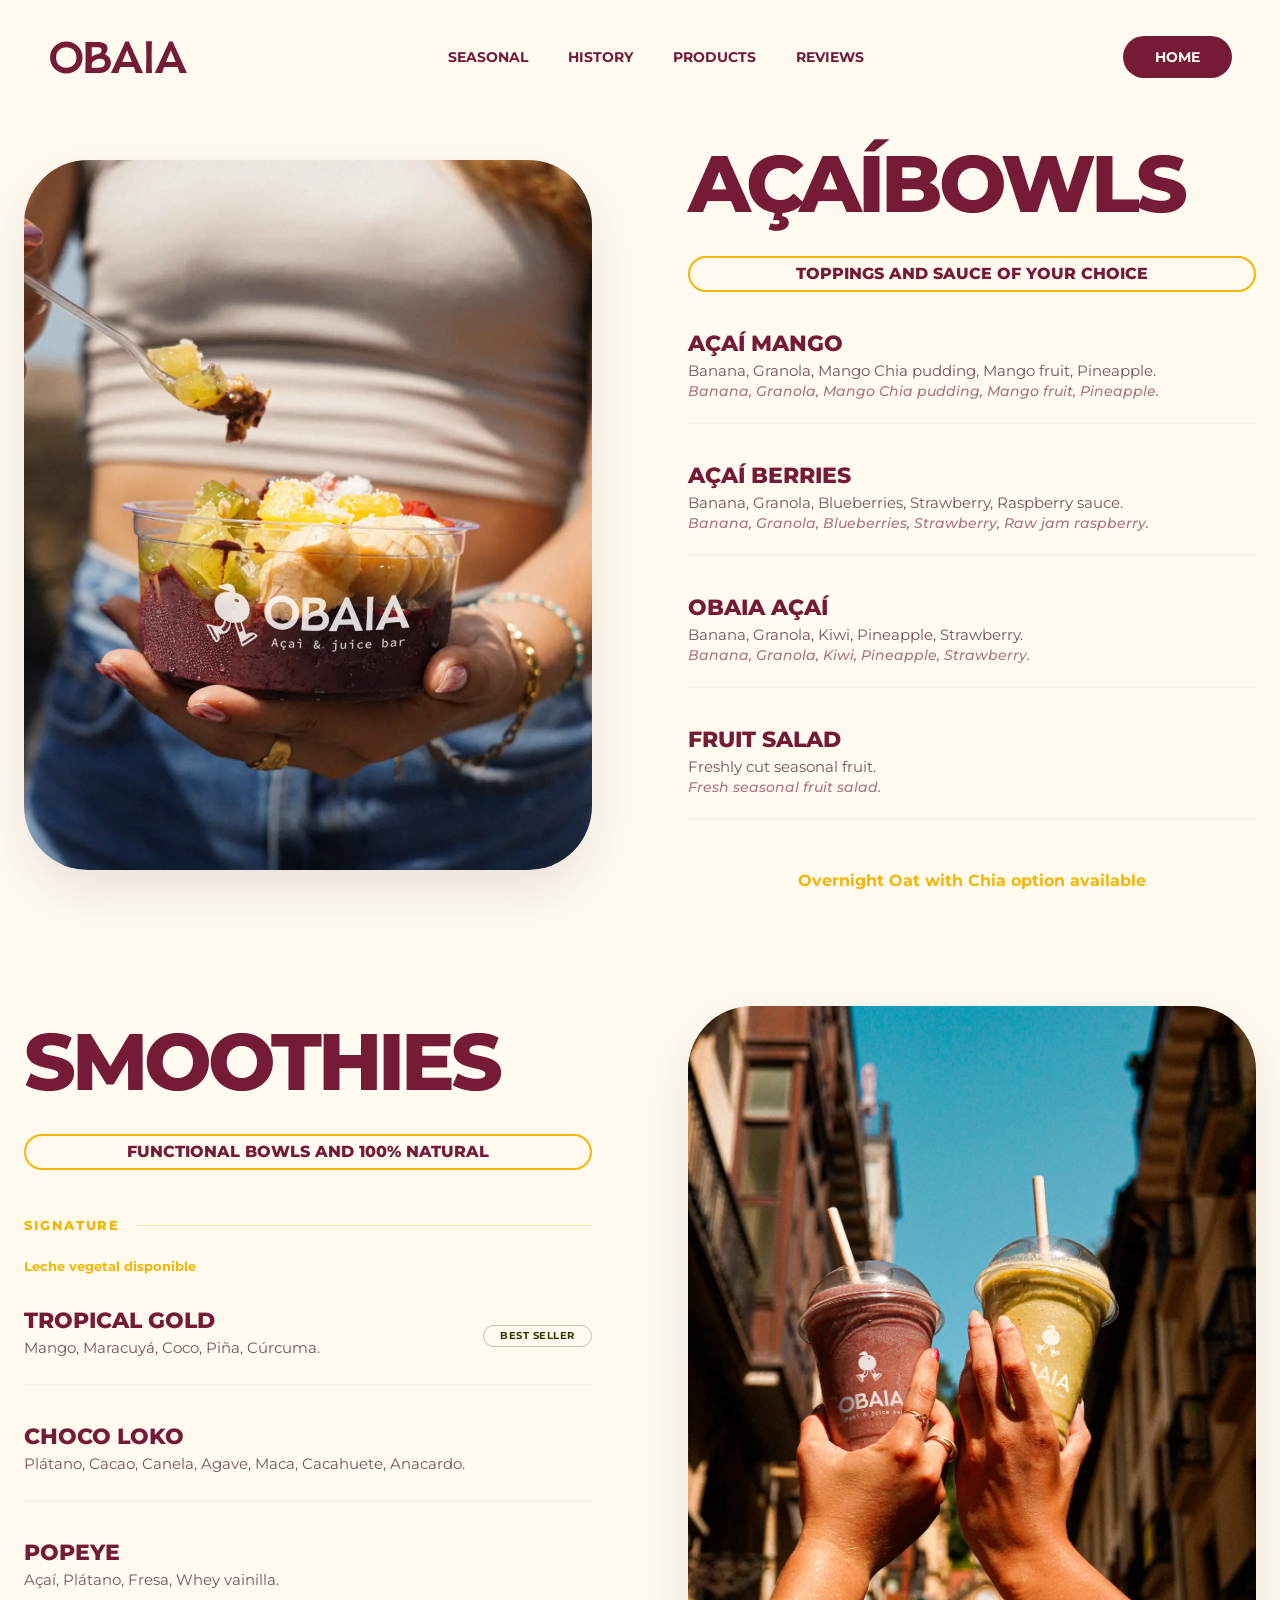
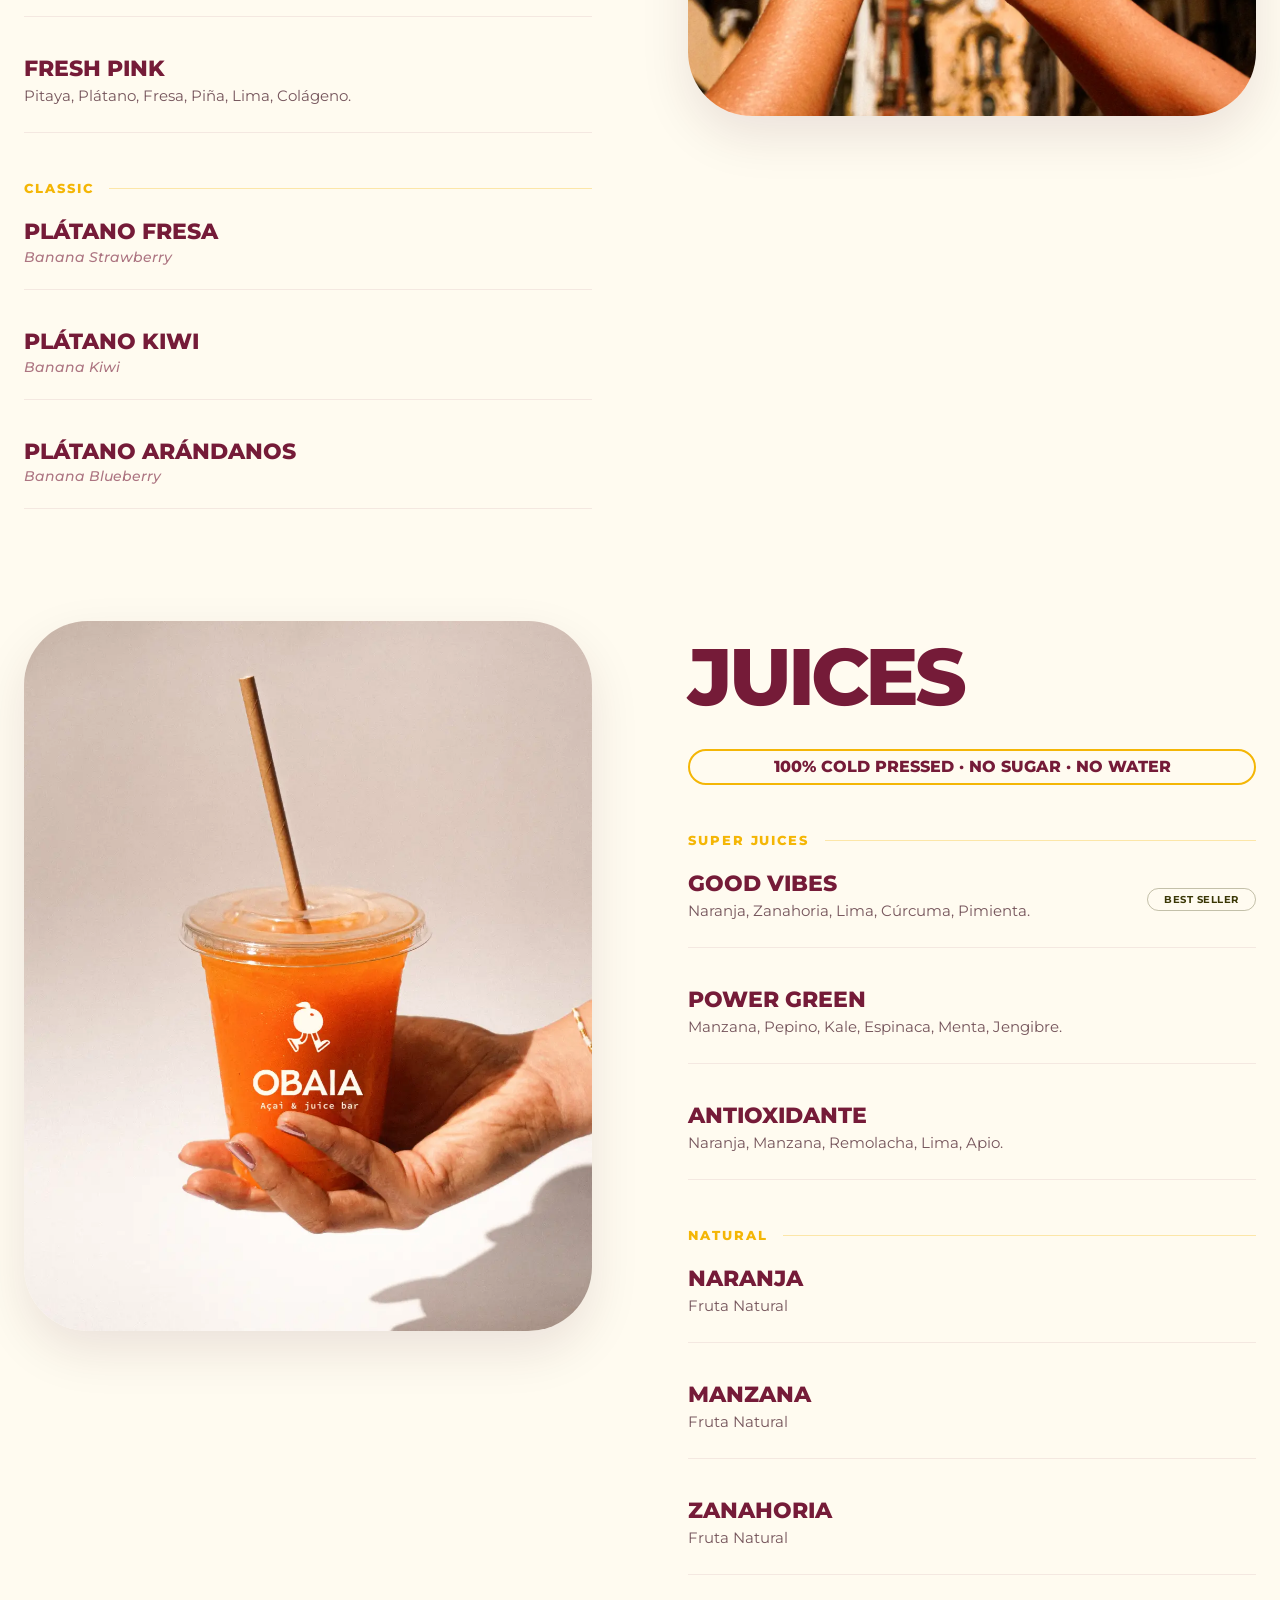
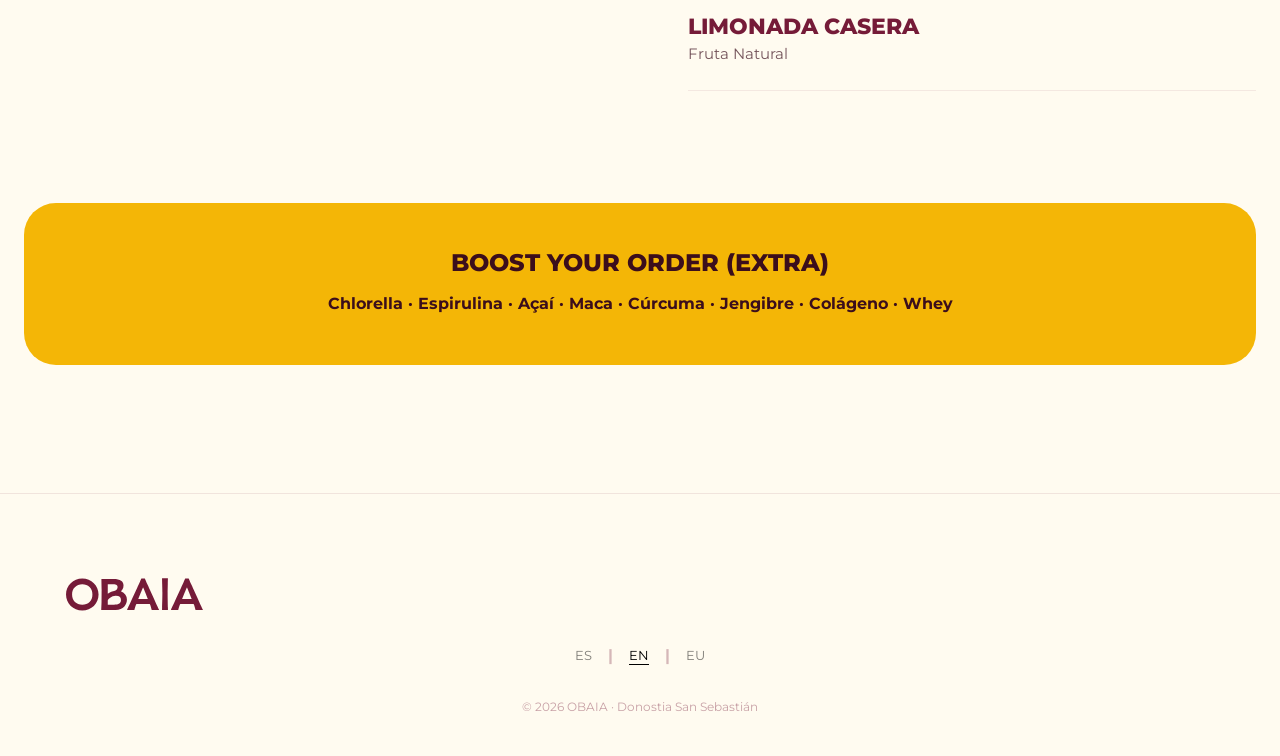
<file: carta.html>
<!doctype html>
<html lang="es" class="scroll-smooth">
  <head>
    <meta charset="UTF-8" />
    <meta name="viewport" content="width=device-width, initial-scale=1.0" />
    <title>La Carta | OBAIA Açaí & Juice Bar Premium</title>

    <meta
      name="description"
      content="Explora la carta completa de OBAIA: Açaí Bowls premium, smoothies funcionales y zumos cold-pressed 100% naturales en San Sebastián."
    />

    <link rel="icon" type="image/x-icon" href="./favicon.ico" />
    <link rel="preconnect" href="https://fonts.googleapis.com" />
    <link rel="preconnect" href="https://fonts.gstatic.com" crossorigin />
    <link
      href="https://fonts.googleapis.com/css2?family=Montserrat:ital,wght@0,400;0,500;0,600;0,700;0,800;1,400;1,500;1,600&display=swap"
      rel="stylesheet"
    />

    <style>
      /* ===== VARIABLES ===== */
      :root {
        --white: #fffbf0;
        --baie: #751b38;
        --baie-dark: #3b0e1c;
        --maracuja: #f4b606;
        --pepin: #3a3705;
        --font: "Montserrat", sans-serif;
      }

      /* ===== BASE & RESET ===== */
      *,
      *::before,
      *::after {
        box-sizing: border-box;
        margin: 0;
        padding: 0;
      }
      body {
        font-family: var(--font);
        background-color: var(--white);
        color: var(--baie);
        overflow-x: hidden;
        display: flex;
        flex-direction: column;
        min-height: 100vh;
        -webkit-font-smoothing: antialiased;
      }
      a {
        text-decoration: none;
        color: inherit;
      }
      button {
        font-family: inherit;
        cursor: pointer;
        border: none;
        background: none;
      }

      /* ===== TYPOGRAPHY ===== */
      h1,
      h2,
      h3,
      h4 {
        font-weight: 800;
        text-transform: uppercase;
        line-height: 1;
      }
      .body-text {
        font-weight: 400;
        line-height: 1.6;
      }
      .translation-text {
        font-weight: 500;
        font-style: italic;
        opacity: 0.6;
        font-size: 0.85em;
      }

      .container {
        max-width: 1280px;
        margin: 0 auto;
        padding: 0 1.5rem;
        width: 100%;
      }

      /* ===== NAVBAR ===== */
      #navbar {
        position: fixed;
        width: 100%;
        z-index: 100;
        padding: 1.5rem;
        transition: padding 0.5s ease;
      }
      #navbar.scrolled {
        padding: 1rem 1.5rem;
      }
      #nav-inner {
        max-width: 1280px;
        margin: 0 auto;
        display: flex;
        justify-content: space-between;
        align-items: center;
        border-radius: 9999px;
        padding: 0.75rem 1.5rem;
        transition: 0.5s;
      }
      #nav-inner.scrolled {
        background-color: rgba(255, 251, 240, 0.95);
        backdrop-filter: blur(12px);
        box-shadow: 0 1px 8px rgba(117, 24, 56, 0.08);
        border: 1px solid rgba(117, 24, 56, 0.1);
      }
      .nav-logo {
        font-size: 1.875rem;
        font-weight: 900;
        letter-spacing: 0.2em;
        color: var(--baie);
        cursor: pointer;
      }
      .nav-links {
        display: none;
        gap: 2.5rem;
      }
      .nav-link {
        font-weight: 700;
        font-size: 0.875rem;
        transition: 0.3s;
      }
      .nav-cta {
        background-color: var(--baie);
        color: var(--white);
        padding: 0.75rem 2rem;
        border-radius: 9999px;
        font-weight: 700;
        font-size: 0.875rem;
        transition: 0.3s;
      }

      /* ===== NEW MODERN GRID DESIGN ===== */
      .menu-header {
        padding: 3rem 1.5rem 5rem;
        text-align: center;
      }

      .menu-section {
        margin-bottom: 6rem;
      }

      .section-layout {
        display: grid;
        grid-template-columns: 1fr;
        gap: 3rem;
        align-items: flex-start;
      }

      .section-visual {
        position: relative;
        width: 100%;
        aspect-ratio: 4/5;
        border-radius: 4rem;
        overflow: hidden;
        box-shadow: 0 20px 50px rgba(59, 14, 28, 0.1);
      }

      .section-visual img {
        width: 100%;
        height: 100%;
        object-fit: cover;
        transition: transform 1.2s cubic-bezier(0.16, 1, 0.3, 1);
      }

      .menu-section:hover .section-visual img {
        transform: scale(1.05);
      }

      .section-content {
        padding: 1rem 0;
      }

      .section-title {
        font-size: clamp(3rem, 8vw, 5rem);
        color: var(--baie);
        margin-bottom: 2rem;
        letter-spacing: -0.05em;
      }

      /* Item styling */
      .product-list {
        display: flex;
        flex-direction: column;
        gap: 2.5rem;
      }

      .product-item {
        display: flex;
        justify-content: space-between;
        gap: 1.5rem;
        border-bottom: 1px solid rgba(117, 24, 56, 0.08);
        padding-bottom: 1.5rem;
      }

      .product-info h3 {
        font-size: 1.4rem;
        color: var(--baie);
        margin-bottom: 0.4rem;
      }

      .product-desc {
        font-size: 0.95rem;
        color: rgba(59, 14, 28, 0.7);
        margin-bottom: 0.2rem;
      }

      .product-price {
        font-weight: 800;
        font-size: 1.2rem;
        color: var(--baie-dark);
        white-space: nowrap;
        text-align: right;
      }

      .category-note {
        background: var(--white);
        border: 2px solid var(--maracuja);
        border-radius: 1.5rem;
        padding: 0.5rem;
        margin-bottom: 2.5rem;
        text-align: center;
      }

      .subcategory-label {
        font-size: 0.8rem;
        font-weight: 800;
        letter-spacing: 0.15em;
        color: var(--maracuja);
        margin: 3rem 0 1.5rem;
        text-transform: uppercase;
        display: flex;
        align-items: center;
        gap: 1rem;
      }
      .subcategory-label::after {
        content: "";
        flex: 1;
        height: 1px;
        background: var(--maracuja);
        opacity: 0.3;
      }

      /* Responsive PC */
      @media (min-width: 992px) {
        .nav-links {
          display: flex;
        }
        .section-layout {
          grid-template-columns: 1fr 1fr;
          gap: 6rem;
        }
        /* Alternar orden visual */
        .menu-section:nth-child(even) .section-visual {
          grid-column: 2;
        }
        .menu-section:nth-child(even) .section-content {
          grid-column: 1;
          grid-row: 1;
        }
        .section-visual {
          position: sticky;
          top: 10rem;
        }
      }

      /* FOOTER */
      footer {
        background-color: var(--white);
        padding: 5rem 1.5rem 2.5rem;
        border-top: 1px solid rgba(117, 24, 56, 0.1);
      }
      .footer-inner {
        max-width: 1152px;
        margin: 0 auto;
        text-align: center;
      }
      .lang-btns {
        display: flex;
        gap: 1rem;
        justify-content: center;
        margin-bottom: 2rem;
        font-weight: 700;
      }
      .lang-btn {
        opacity: 0.5;
        transition: 0.3s;
      }
      .lang-btn.active {
        opacity: 1;
        text-decoration: underline;
        text-underline-offset: 4px;
      }
      .season-price {
        background: var(--maracuja);
        color: var(--baie-dark);
        /* 0.4rem arriba/abajo y 1.2rem izquierda/derecha */
        padding: 1rem;
        border-radius: 999px;
        font-weight: 800;
        /* Fuerza a que el texto siempre esté en una sola línea */
        white-space: nowrap;
        /* Asegura que se comporte bien como etiqueta */
        display: inline-block;
        font-size: 0.85rem; /* Opcional: un pelín más pequeño para móvil */
      }
      /* Ajuste específico para móvil */
      @media (max-width: 767px) {
        .season-price {
          padding-top: 1.5rem;
          font-weight: 900;
          font-size: 0.87rem;
        }
      }
      .capsule {
        display: inline-flex;
        align-items: center;
        justify-content: center;

        border: 1px solid currentColor;
        border-radius: 9999px;

        /* Definimos una altura fija para evitar el espacio fantasma */
        height: 1.4rem;
        padding: 0.25rem 1rem; /* Solo padding a los lados */
        margin-top: 1rem;
        font-weight: 700;
        text-transform: uppercase;
        font-size: 0.65rem;
        letter-spacing: 0.05em;
        white-space: nowrap;

        /* Forzamos que el texto no tenga espacio extra arriba/abajo */
        line-height: 0;
      }
      .nav-logo {
        font-size: 1.875rem;
        font-weight: 900;
        letter-spacing: 0.2em;
        color: var(--baie);
        cursor: pointer;
        display: flex;
        align-items: center;
        justify-content: center;
        transition: transform 0.3s ease;
        /* El tamaño del contenedor */
        width: 140px;
        height: 40px;
      }
      .nav-logo:hover {
        transform: scale(1.05);
      }
      .obaia-logo-svg {
        width: 100%;
        height: 100%;
        display: block;
        /* Quitamos cualquier fondo que pudiera tener */
        background: transparent;
      }
    </style>
  </head>

  <body>
    <!-- NAV -->
    <nav id="navbar">
      <div id="nav-inner">
        <a href="index.html" class="nav-logo">
          <svg
            xmlns="http://www.w3.org/2000/svg"
            viewBox="0 0 346.4 85.4"
            class="obaia-logo-svg"
            aria-hidden="true"
          >
            <path
              fill="currentColor"
              d="M45.3 4.1C22.7 4.1 5 21.5 5 43.7 5 66 22.7 83.4 45.3 83.4S85.5 66 85.5 43.7c0-22.2-17.7-39.6-40.2-39.6m18 58.2c-4.5 4.5-10.9 6.9-18 6.9C30.4 69.2 20 58.7 20 43.8s10.4-25.4 25.2-25.4c7.1 0 13.5 2.4 18 6.9 4.7 4.6 7.1 11 7.1 18.5.1 7.5-2.4 13.9-7 18.5M140.7 36.2c2.3-2.1 6.6-6.3 6.6-14.4 0-11.1-8.1-16.5-24.6-16.5H92.6v1.2s.3 12.8.5 27c0 1.8-.1 27.1-.2 27.9-.3 11.1-.7 19.8-.7 19.8l-.1 1.2h35.6c19.4 0 28-13.1 28-26 .2-8.7-5.1-15.7-15-20.2m-31.2-17.6h12.6c3.3 0 6.7.3 8.7 2.4.8.8 1.3 1.9 1.6 3.2.5 2.5-.2 5.3-1.9 7.2-1.1 1.2-2.6 2.2-4.6 3.1-1.4.6-2.9 1.1-4.3 1.5-3.4 1-7.7 2.5-13.2 6.1v-.2c0-7.8-.1-22.6-.1-23.4zm14.1 50.6h-15.3V58.7c0-2.5 9.5-11.5 19.5-11.6h.5c8.8 0 12.6 3.2 12.6 10.6 0 8-5.2 11.5-17.3 11.5M256.4 38.4c0-.5.2-11.3.4-20 .1-6.7.3-12.6.3-13.2V4h-14.5v1.2c0 .6.2 6.4.3 13 .2 8.8.5 19.7.5 20.2 0 14.7-.5 30.7-.7 38.3-.1 2.4-.1 4-.1 4.5v1.2h14.6v-1.2c0-.5 0-2.1-.1-4.6-.2-7.6-.7-23.6-.7-38.2M234.7 80.7c-.2-.5-18.7-40.7-27.8-60.9-3.5-7.7-6-13.5-6.6-15l-.3-.7h-8.6l-.3.7c-.6 1.5-3.2 7.3-6.6 15-9 20.2-27.6 60.5-27.8 60.9l-.8 1.7h18.3l.2-.9c0-.1 2.3-8.1 3.5-11.5.2-.4.4-.9.6-1.2.4-.8 1-1.1 1.3-1.1h31.8c.3 0 .9.3 1.3 1.1.1.3.3.7.6 1.3 1.1 3.3 3.4 11.3 3.4 11.4l.2.9h18.3zm-27.4-25.6H184c.6-2.5 6.3-16.1 11.5-28.2.1-.2.2-.3.2-.5.1.1.1.3.2.4 5.2 12.2 10.8 25.7 11.4 28.3M343.2 80.7c-.2-.5-18.7-40.7-27.8-60.9-3.5-7.7-6-13.5-6.6-15l-.3-.7h-8.6l-.3.7c-.6 1.5-3.2 7.3-6.6 15-9 20.2-27.6 60.5-27.8 60.9l-.8 1.7h18.3l.2-.9c0-.1 2.3-8.1 3.5-11.5.2-.4.4-.9.6-1.2.4-.8 1-1.1 1.3-1.1H320c.3 0 .9.3 1.3 1.1.1.3.3.7.6 1.3 1.1 3.3 3.4 11.3 3.4 11.4l.2.9h18.3zm-27.4-25.6h-23.3c.6-2.5 6.3-16.1 11.5-28.2.1-.2.2-.3.2-.5.1.1.1.3.2.4 5.1 12.2 10.7 25.7 11.4 28.3"
            /></svg
        ></a>
        <div class="nav-links">
          <a
            href="index.html#temporada"
            data-i18n="nav_temporada"
            class="nav-link"
            >TEMPORADA</a
          >
          <a
            href="index.html#historia"
            data-i18n="nav_historia"
            class="nav-link"
            >HISTORIA</a
          >
          <a
            href="index.html#productos"
            data-i18n="nav_productos"
            class="nav-link"
            >PRODUCTOS</a
          >
          <a href="index.html#resenas" data-i18n="nav_resenas" class="nav-link"
            >RESEÑAS</a
          >
        </div>
        <a href="index.html" class="nav-cta" data-i18n="btn_home">INICIO</a>
      </div>
    </nav>

    <header class="menu-header container">
      <!-- <h1 data-i18n="menu_title" style="font-size: clamp(3rem, 10vw, 5.5rem)">
        Nuestra Carta
      </h1>
      <p
        class="body-text"
        style="opacity: 0.5; margin-top: 1rem"
        data-i18n="menu_tagline"
      >
        Açaí & Juicy Bar
      </p> -->
    </header>

    <main class="container">
      <!-- SECCIÓN: BOWLS (Imagen 6.png) -->
      <section id="bowls" class="menu-section">
        <div class="section-layout">
          <div class="section-visual">
            <img src="./img/obaia_bowl_menu.webp" alt="Açaí Bowls de OBAIA" />
          </div>
          <div class="section-content">
            <h2 class="section-title" data-i18n="cat_bowls">Açaí Bowls</h2>

            <div class="category-note">
              <h4 data-i18n="bowl_note_title" style="color: var(--baie)">
                Toppings y salsa a tu gusto
              </h4>
            </div>

            <div class="product-list">
              <div class="product-item">
                <div class="product-info">
                  <h3 data-i18n="item_acai_mango">Açaí Mango</h3>
                  <p class="product-desc" data-i18n="desc_acai_mango">
                    Plátano, Granola, Mango Chia pudding, Mango fruta, Piña.
                  </p>
                  <p class="translation-text">
                    Banana, Granola, Mango Chia pudding, Mango fruit, Pineapple.
                  </p>
                </div>
                <span class="product-price"></span>
              </div>
              <div class="product-item">
                <div class="product-info">
                  <h3 data-i18n="item_acai_berries">Açaí Berries</h3>
                  <p class="product-desc" data-i18n="desc_acai_berries">
                    Plátano, Granola, Arándanos, Fresa, Salsa de frambuesa.
                  </p>
                  <p class="translation-text">
                    Banana, Granola, Blueberries, Strawberry, Raw jam raspberry.
                  </p>
                </div>
                <span class="product-price"></span>
              </div>
              <div class="product-item">
                <div class="product-info">
                  <h3 data-i18n="item_obaia_acai">Obaia Açaí</h3>
                  <p class="product-desc" data-i18n="desc_obaia_acai">
                    Plátano, Granola, Kiwi, Piña, Fresa.
                  </p>
                  <p class="translation-text">
                    Banana, Granola, Kiwi, Pineapple, Strawberry.
                  </p>
                </div>
                <span class="product-price"></span>
              </div>
              <div class="product-item">
                <div class="product-info">
                  <h3 data-i18n="item_ensalada">Ensalada de Frutas</h3>
                  <p class="product-desc" data-i18n="desc_ensalada">
                    Fruta de temporada cortada al momento.
                  </p>
                  <p class="translation-text">Fresh seasonal fruit salad.</p>
                </div>
                <span class="product-price"></span>
              </div>
            </div>
            <p
              class="body-text"
              style="
                margin-top: 3rem;
                font-weight: 700;
                text-align: center;
                color: var(--maracuja);
              "
              data-i18n="overnight_oat"
            >
              Opción Overnight Oat con Chía disponible
            </p>
          </div>
        </div>
      </section>

      <!-- SECCIÓN: SMOOTHIES (Imagen 5.png) -->
      <section id="smoothies" class="menu-section">
        <div class="section-layout">
          <div class="section-visual">
            <img src="./img/obaia_batidos.webp" alt="Smoothies OBAIA" />
          </div>
          <div class="section-content">
            <h2 class="section-title" data-i18n="cat_smoothies">Smoothies</h2>
            <div class="category-note">
              <h4 data-i18n="bowl_note_title2" style="color: var(--baie)">
                Batidos funcionales y 100% naturales.
              </h4>
            </div>
            <div class="subcategory-label" data-i18n="sub_signature">
              Signature ()
            </div>
            <p
              class="body-text"
              style="
                font-size: 0.8rem;
                margin-bottom: 2rem;
                color: var(--maracuja);
                font-weight: 700;
              "
            >
              Leche vegetal disponible
            </p>

            <div class="product-list">
              <div class="product-item">
                <div class="product-info">
                  <h3>Tropical Gold</h3>
                  <p class="product-desc">
                    Mango, Maracuyá, Coco, Piña, Cúrcuma.
                  </p>
                </div>
                <span
                  data-i18n="hero_badge"
                  class="capsule"
                  style="
                    color: var(--pepin);
                    border-color: rgba(58, 55, 5, 0.3);
                  "
                  >BEST SELLER</span
                >
              </div>
              <div class="product-item">
                <div class="product-info">
                  <h3>Choco Loko</h3>
                  <p class="product-desc">
                    Plátano, Cacao, Canela, Agave, Maca, Cacahuete, Anacardo.
                  </p>
                </div>
                <span class="product-price"></span>
              </div>
              <div class="product-item">
                <div class="product-info">
                  <h3>Popeye</h3>
                  <p class="product-desc">
                    Açaí, Plátano, Fresa, Whey vainilla.
                  </p>
                </div>
                <span class="product-price"></span>
              </div>
              <div class="product-item">
                <div class="product-info">
                  <h3>Fresh Pink</h3>
                  <p class="product-desc">
                    Pitaya, Plátano, Fresa, Piña, Lima, Colágeno.
                  </p>
                </div>
                <span class="product-price"></span>
              </div>
            </div>
            <div class="subcategory-label" data-i18n="sub_classic">
              Clásicos ()
            </div>
            <div class="product-list">
              <div class="product-item">
                <div class="product-info">
                  <h3>Plátano Fresa</h3>
                  <p class="translation-text">Banana Strawberry</p>
                </div>
                <span class="product-price"></span>
              </div>
              <div class="product-item">
                <div class="product-info">
                  <h3>Plátano Kiwi</h3>
                  <p class="translation-text">Banana Kiwi</p>
                </div>
                <span class="product-price"></span>
              </div>
              <div class="product-item">
                <div class="product-info">
                  <h3>Plátano Arándanos</h3>
                  <p class="translation-text">Banana Blueberry</p>
                </div>
                <span class="product-price"></span>
              </div>
            </div>
          </div>
        </div>
      </section>

      <!-- SECCIÓN: ZUMOS (Imagen 7.png) -->
      <section id="zumos" class="menu-section">
        <div class="section-layout">
          <div class="section-visual">
            <img src="./img/obaia_zumo_natural.webp" alt="Zumos OBAIA" />
          </div>
          <div class="section-content">
            <h2 class="section-title" data-i18n="cat_juices">Zumos</h2>
            <div class="category-note">
              <h4 data-i18n="bowl_note_title3" style="color: var(--baie)">
                100% COLD PRESSED · SIN AZÚCAR · SIN AGUA
              </h4>
            </div>
            <div class="subcategory-label" data-i18n="sub_super">
              Super Zumos ()
            </div>
            <div class="product-list">
              <div class="product-item">
                <div class="product-info">
                  <h3>Good Vibes</h3>
                  <p class="product-desc">
                    Naranja, Zanahoria, Lima, Cúrcuma, Pimienta.
                  </p>
                </div>
                <span class="product-price">
                  <span
                    data-i18n="hero_badge"
                    class="capsule"
                    style="
                      color: var(--pepin);
                      border-color: rgba(58, 55, 5, 0.3);
                    "
                    >BEST SELLER</span
                  ></span
                >
              </div>
              <div class="product-item">
                <div class="product-info">
                  <h3>Power Green</h3>
                  <p class="product-desc">
                    Manzana, Pepino, Kale, Espinaca, Menta, Jengibre.
                  </p>
                </div>
                <span class="product-price"></span>
              </div>
              <div class="product-item">
                <div class="product-info">
                  <h3>Antioxidante</h3>
                  <p class="product-desc">
                    Naranja, Manzana, Remolacha, Lima, Apio.
                  </p>
                </div>
                <span class="product-price"></span>
              </div>
            </div>
            <div class="subcategory-label" data-i18n="sub_natural">
              Naturales
            </div>
            <div class="product-list">
              <div class="product-item">
                <div class="product-info">
                  <h3>Naranja</h3>
                  <p class="product-desc">Fruta Natural</p>
                </div>
                <span class="product-price"></span>
              </div>
              <div class="product-item">
                <div class="product-info">
                  <h3>Manzana</h3>
                  <p class="product-desc">Fruta Natural</p>
                </div>
                <span class="product-price"></span>
              </div>
              <div class="product-item">
                <div class="product-info">
                  <h3>Zanahoria</h3>
                  <p class="product-desc">Fruta Natural</p>
                </div>
                <span class="product-price"></span>
              </div>
              <div class="product-item">
                <div class="product-info">
                  <h3>Limonada casera</h3>
                  <p class="product-desc">Fruta Natural</p>
                </div>
                <span class="product-price"></span>
              </div>
            </div>
          </div>
        </div>
      </section>

      <!-- EXTRAS -->
      <section style="margin: 4rem 0 8rem">
        <div
          style="
            background: var(--maracuja);
            color: var(--baie-dark);
            border-radius: 2rem;
            padding: 3rem;
            text-align: center;
          "
        >
          <h4
            data-i18n="extras_title"
            style="margin-bottom: 1rem; font-size: 1.5rem"
          >
            Potencia tu pedido extra
          </h4>
          <p class="body-text" style="font-weight: 700">
            Chlorella · Espirulina · Açaí · Maca · Cúrcuma · Jengibre · Colágeno
            · Whey
          </p>
        </div>
      </section>
    </main>

    <!-- FOOTER -->
    <footer>
      <div class="footer-inner">
        <div class="nav-logo" style="margin-bottom: 2rem">
          <svg
            xmlns="http://www.w3.org/2000/svg"
            viewBox="0 0 346.4 85.4"
            class="obaia-logo-svg"
            aria-hidden="true"
          >
            <path
              fill="currentColor"
              d="M45.3 4.1C22.7 4.1 5 21.5 5 43.7 5 66 22.7 83.4 45.3 83.4S85.5 66 85.5 43.7c0-22.2-17.7-39.6-40.2-39.6m18 58.2c-4.5 4.5-10.9 6.9-18 6.9C30.4 69.2 20 58.7 20 43.8s10.4-25.4 25.2-25.4c7.1 0 13.5 2.4 18 6.9 4.7 4.6 7.1 11 7.1 18.5.1 7.5-2.4 13.9-7 18.5M140.7 36.2c2.3-2.1 6.6-6.3 6.6-14.4 0-11.1-8.1-16.5-24.6-16.5H92.6v1.2s.3 12.8.5 27c0 1.8-.1 27.1-.2 27.9-.3 11.1-.7 19.8-.7 19.8l-.1 1.2h35.6c19.4 0 28-13.1 28-26 .2-8.7-5.1-15.7-15-20.2m-31.2-17.6h12.6c3.3 0 6.7.3 8.7 2.4.8.8 1.3 1.9 1.6 3.2.5 2.5-.2 5.3-1.9 7.2-1.1 1.2-2.6 2.2-4.6 3.1-1.4.6-2.9 1.1-4.3 1.5-3.4 1-7.7 2.5-13.2 6.1v-.2c0-7.8-.1-22.6-.1-23.4zm14.1 50.6h-15.3V58.7c0-2.5 9.5-11.5 19.5-11.6h.5c8.8 0 12.6 3.2 12.6 10.6 0 8-5.2 11.5-17.3 11.5M256.4 38.4c0-.5.2-11.3.4-20 .1-6.7.3-12.6.3-13.2V4h-14.5v1.2c0 .6.2 6.4.3 13 .2 8.8.5 19.7.5 20.2 0 14.7-.5 30.7-.7 38.3-.1 2.4-.1 4-.1 4.5v1.2h14.6v-1.2c0-.5 0-2.1-.1-4.6-.2-7.6-.7-23.6-.7-38.2M234.7 80.7c-.2-.5-18.7-40.7-27.8-60.9-3.5-7.7-6-13.5-6.6-15l-.3-.7h-8.6l-.3.7c-.6 1.5-3.2 7.3-6.6 15-9 20.2-27.6 60.5-27.8 60.9l-.8 1.7h18.3l.2-.9c0-.1 2.3-8.1 3.5-11.5.2-.4.4-.9.6-1.2.4-.8 1-1.1 1.3-1.1h31.8c.3 0 .9.3 1.3 1.1.1.3.3.7.6 1.3 1.1 3.3 3.4 11.3 3.4 11.4l.2.9h18.3zm-27.4-25.6H184c.6-2.5 6.3-16.1 11.5-28.2.1-.2.2-.3.2-.5.1.1.1.3.2.4 5.2 12.2 10.8 25.7 11.4 28.3M343.2 80.7c-.2-.5-18.7-40.7-27.8-60.9-3.5-7.7-6-13.5-6.6-15l-.3-.7h-8.6l-.3.7c-.6 1.5-3.2 7.3-6.6 15-9 20.2-27.6 60.5-27.8 60.9l-.8 1.7h18.3l.2-.9c0-.1 2.3-8.1 3.5-11.5.2-.4.4-.9.6-1.2.4-.8 1-1.1 1.3-1.1H320c.3 0 .9.3 1.3 1.1.1.3.3.7.6 1.3 1.1 3.3 3.4 11.3 3.4 11.4l.2.9h18.3zm-27.4-25.6h-23.3c.6-2.5 6.3-16.1 11.5-28.2.1-.2.2-.3.2-.5.1.1.1.3.2.4 5.1 12.2 10.7 25.7 11.4 28.3"
            />
          </svg>
        </div>
        <div class="lang-btns">
          <button id="btn-es" onclick="changeLanguage('es')" class="lang-btn">
            ES
          </button>
          <span style="opacity: 0.3">|</span>
          <button id="btn-en" onclick="changeLanguage('en')" class="lang-btn">
            EN
          </button>
          <span style="opacity: 0.3">|</span>
          <button id="btn-eu" onclick="changeLanguage('eu')" class="lang-btn">
            EU
          </button>
        </div>
        <p class="body-text" style="opacity: 0.4; font-size: 0.75rem">
          © 2026 OBAIA · Donostia San Sebastián
        </p>
      </div>
    </footer>

    <script>
      const translations = {
        es: {
          nav_temporada: "TEMPORADA",
          nav_historia: "HISTORIA",
          nav_productos: "PRODUCTOS",
          nav_resenas: "RESEÑAS",
          btn_home: "INICIO",
          menu_title: "Nuestra Carta",
          menu_tagline: "Açaí & Juicy Bar",
          cat_bowls: "Açaí Bowls",
          cat_smoothies: "Smoothies",
          cat_juices: "Zumos",
          bowl_note_title: "Toppings y salsa a tu gusto",
          bowl_note_title2: "Batidos funcionales y 100% naturales.",
          bowl_note_title3: "100% COLD PRESSED · SIN AZÚCAR · SIN AGUA",
          item_acai_mango: "Açaí Mango",
          desc_acai_mango:
            "Plátano, Granola, Mango Chia pudding, Mango fruta, Piña.",
          item_acai_berries: "Açaí Berries",
          desc_acai_berries:
            "Plátano, Granola, Arándanos, Fresa, Salsa de frambuesa.",
          item_obaia_acai: "Obaia Açaí",
          desc_obaia_acai: "Plátano, Granola, Kiwi, Piña, Fresa.",
          item_ensalada: "Ensalada de Frutas",
          desc_ensalada: "Fruta de temporada cortada al momento.",
          overnight_oat: "Opción Overnight Oat con Chía disponible",
          sub_classic: "Clásicos",
          sub_signature: "Signature",
          sub_natural: "Naturales",
          sub_super: "Super Zumos",
          extras_title: "Potencia tu pedido (extra)",
        },
        en: {
          nav_historia: "HISTORY",
          nav_temporada: "SEASONAL",
          nav_productos: "PRODUCTS",
          nav_resenas: "REVIEWS",
          btn_home: "HOME",
          menu_title: "Our Menu",
          menu_tagline: "Açaí & Juicy Bar",
          cat_bowls: "AçaíBowls",
          cat_smoothies: "Smoothies",
          cat_juices: "Juices",
          bowl_note_title: "Toppings and sauce of your choice",
          bowl_note_title2: "Functional bowls and 100% natural",
          bowl_note_title3: "100% COLD PRESSED · NO SUGAR · NO WATER",
          item_acai_mango: "Açaí Mango",
          desc_acai_mango:
            "Banana, Granola, Mango Chia pudding, Mango fruit, Pineapple.",
          item_acai_berries: "Açaí Berries",
          desc_acai_berries:
            "Banana, Granola, Blueberries, Strawberry, Raspberry sauce.",
          item_obaia_acai: "Obaia Açaí",
          desc_obaia_acai: "Banana, Granola, Kiwi, Pineapple, Strawberry.",
          item_ensalada: "Fruit Salad",
          desc_ensalada: "Freshly cut seasonal fruit.",
          overnight_oat: "Overnight Oat with Chia option available",
          sub_classic: "Classic",
          sub_signature: "Signature",
          sub_natural: "Natural",
          sub_super: "Super Juices",
          extras_title: "Boost your order (extra)",
        },
        eu: {
          nav_historia: "HISTORIA",
          nav_temporada: "GARAIKOAK",
          nav_productos: "PRODUKTUAK",
          nav_resenas: "IRITZIAK",
          btn_home: "HASIERA",
          menu_title: "Gure Karta",
          menu_tagline: "Açaí & Juicy Bar",
          cat_bowls: "Açaí Bowl-ak",
          cat_smoothies: "Smoothie-ak",
          cat_juices: "Zukuak",
          bowl_note_title: "Toppingak eta saltsa zure gustura",
          bowl_note_title2: "Irabiaki funtzionalak eta %100 naturalak.",
          bowl_note_title3:
            "100% HOTZEAN PRETSATUA · AZUKRERIK GABE · URIK GABE",
          item_acai_mango: "Açaí Mangoa",
          desc_acai_mango:
            "Platanoa, Granola, Mango Chia puddinga, Mango fruta, Piña.",
          item_acai_berries: "Açaí Berries",
          desc_acai_berries:
            "Platanoa, Granola, Arandanoak, Marrubia, Mugurdi saltsa.",
          item_obaia_acai: "Obaia Açaí",
          desc_obaia_acai: "Platanoa, Granola, Kiwia, Piña, Marrubia.",
          item_ensalada: "Fruta Entsalada",
          desc_ensalada: "Garaiko fruta freskoa.",
          overnight_oat: "Overnight Oat Chia-rekin aukera eskuragarri",
          sub_classic: "Klasikoak",
          sub_signature: "Signature",
          sub_natural: "Naturalak",
          sub_super: "Super Zukuak",
          extras_title: "Indartu zure eskaera (extra)",
        },
      };

      function changeLanguage(lang) {
        localStorage.setItem("obaia_lang", lang);
        document.documentElement.lang = lang;
        document.querySelectorAll("[data-i18n]").forEach((el) => {
          const key = el.getAttribute("data-i18n");
          if (translations[lang][key]) el.textContent = translations[lang][key];
        });
        document.querySelectorAll(".lang-btn").forEach((btn) => {
          btn.classList.toggle("active", btn.id === `btn-${lang}`);
        });
      }

      document.addEventListener("DOMContentLoaded", () => {
        const savedLang = localStorage.getItem("obaia_lang") || "es";
        changeLanguage(savedLang);

        const navbar = document.getElementById("navbar");
        const navInner = document.getElementById("nav-inner");
        window.addEventListener(
          "scroll",
          () => {
            if (window.scrollY > 50) {
              navbar.classList.add("scrolled");
              navInner.classList.add("scrolled");
            } else {
              navbar.classList.remove("scrolled");
              navInner.classList.remove("scrolled");
            }
          },
          { passive: true },
        );
      });
    </script>
  </body>
</html>
</file>
<file: assets/obaia-motion.css>
/* Motion layer for the original OBAIA site. Layout and content stay in its HTML. */
:root { --obaia-ease: cubic-bezier(.16,1,.3,1); }
html { scroll-padding-top: 105px; }

/* The stage follows its content; the scroll distance is measured in JS. */
.ab { color: var(--baie); position: relative; isolation: isolate; }
.ab-stage {
  position: sticky; top: 0; display: flex; flex-direction: column;
  align-items: center; padding: clamp(100px,14svh,132px) 16px 24px;
  overflow: clip; pointer-events: none;
}
.ab-title {
  --ab-title: clamp(64px,min(23vw,20svh),174px);
  font-family: var(--font); font-size: var(--ab-title); font-weight: 800;
  line-height: .92; text-transform: uppercase; text-align: center;
  letter-spacing: -.045em; position: relative; z-index: 1;
}
.ab-line { display: block; position: relative; width: fit-content; margin-inline: auto; white-space: nowrap; }
.ab-ch { display: inline-block; }
.ab-mini {
  position: absolute; right: 0; bottom: -1.65em; font-size: 11px;
  font-weight: 600; letter-spacing: .08em; line-height: 1; text-transform: lowercase;
}
.ab-bowl {
  position: relative; z-index: 2; flex: none;
  width: min(76svh,96vw,740px); aspect-ratio: 3 / 2;
  margin-top: calc(var(--ab-title,100px) * -.18); will-change: transform;
}
.ab-bowl img { display: block; width: 100%; height: auto; object-fit: contain; }
.ab.ab-js .ab-ch { opacity: 0; transform: translateY(.4em) rotate(3deg); }
.ab.ab-js .ab-bowl img { opacity: 0; transform: translateY(36px) scale(.96); }
.ab.ab-js.ab-in .ab-ch {
  opacity: 1; transform: none;
  transition: transform 1s var(--obaia-ease),opacity .8s ease;
  transition-delay: calc(var(--i) * 45ms);
}
.ab.ab-js.ab-in .ab-bowl img {
  opacity: 1; transform: none;
  transition: transform 1.2s var(--obaia-ease) .22s,opacity .9s ease .22s;
}
#acai-bowl + .temporada {
  position: relative; z-index: 3; padding-top: clamp(28px,4vw,56px);
}

/* Original sections keep their rhythm, with staggered entrances. */
.motion-reveal {
  opacity: 1; transform: none;
  transition: opacity .85s ease,transform 1.1s var(--obaia-ease);
}
.motion-ready .motion-reveal:not(.motion-seen) { opacity: 0; transform: translateY(32px); }
.motion-ready .motion-reveal { transition-delay: var(--motion-delay,0ms); }
.motion-heading { transition: clip-path 1.15s var(--obaia-ease),transform 1.15s var(--obaia-ease); }
.motion-ready .motion-heading:not(.motion-seen) { clip-path: inset(0 0 100% 0); transform: translateY(22px); }
.motion-ready .motion-heading.motion-seen { clip-path: inset(-15% -2% -15% -2%); transform: none; }
.productos-divider,.historia-divider { transform-origin: left; transition: transform 1s var(--obaia-ease) .2s; }
.fade-up:not(.is-visible) .productos-divider,.fade-up:not(.is-visible) .historia-divider { transform: scaleX(0); }
.season-img-wrap,.producto-img-wrap { transition: transform .8s var(--obaia-ease); }
.season-img-wrap img { transition: transform 1.2s var(--obaia-ease); }
.season-card:hover .season-img-wrap img { transform: scale(1.045); }
.season-slider { overscroll-behavior-x: contain; }
.season-slider.is-draggable { cursor: grab; }
.season-slider.is-dragging { cursor: grabbing; scroll-snap-type: none; user-select: none; }
.season-slider img { -webkit-user-drag: none; }
.nav-link { position: relative; }
.nav-link::after {
  content: ''; position: absolute; height: 1px; left: 0; right: 0; bottom: -6px;
  background: currentColor; transform: scaleX(0); transform-origin: right;
  transition: transform .45s var(--obaia-ease);
}
.nav-link:hover::after,.nav-link:focus-visible::after { transform: scaleX(1); transform-origin: left; }
.nav-cta { transition: transform .4s var(--obaia-ease),background-color .3s ease; }
.nav-cta:hover { transform: translateY(-3px); }

/* A brief branded curtain links the home page and the menu. */
html.obaia-arriving,html.obaia-leaving { background:var(--baie,#751b38); }
.obaia-wipe {
  position: fixed; inset: 0; width:100vw; height:100dvh; z-index: 10000; display: grid; place-items: center;
  background: var(--baie,#751b38); transform: translate3d(0,101%,0);
  pointer-events: none; visibility: hidden;
  /* Reset offscreen instantly once the completed curtain is hidden. */
}
.obaia-wipe img { width: min(40vw,220px); height: auto; }
.intro-transition-active .obaia-wipe { z-index:10002; }
.obaia-leaving .obaia-wipe {
  visibility: visible; transform: translate3d(0,0,0); transition: transform .46s cubic-bezier(.45,0,.36,1);
}
.obaia-arriving .obaia-wipe {
  visibility: visible; transform: translate3d(0,0,0);
}
.obaia-arriving.wipe-ready .obaia-wipe {
  animation: obaia-wipe-away .65s cubic-bezier(.45,0,.28,1) both;
}
@keyframes obaia-wipe-away { from {transform:translate3d(0,0,0)} to {transform:translate3d(0,-101%,0)} }

@font-face {
  font-family: 'OBAIA Intro'; src: url('./brand/Montserrat-Regular.ttf') format('truetype'); font-display: swap;
}
.fruit-intro { display: none; }
@media (prefers-reduced-motion: no-preference) {
  .home-intro-enabled .fruit-intro {
    position: fixed; inset: 0; z-index: 10001; display: grid; place-items: center;
    overflow: hidden; background: var(--white,#fffbf0); color: var(--baie,#751b38);
    animation: intro-failsafe 0s 6s forwards;
  }
}
@keyframes intro-failsafe { to { visibility: hidden; } }
.fruit-intro output { font: 400 clamp(66px,9vw,154px)/1 'OBAIA Intro',Montserrat,sans-serif; letter-spacing: -.075em; font-variant-numeric: tabular-nums; }
.intro-brand { position:absolute; top:7%; left:50%; transform:translateX(-50%); width:clamp(85px,9vw,144px); }
.fruit-pile { position:absolute; inset:0; overflow:hidden; }
.fruit-pile > img { position:absolute; height:auto; aspect-ratio:162 / 191; }
.fruit-intro::after { content:''; position:absolute; inset:0; background:var(--baie) url('./brand/logo-principal-oficial-cream.svg') center / min(40vw,220px) auto no-repeat; transform:translateY(101%); transition:transform .45s cubic-bezier(.45,0,.35,1); }
.fruit-intro.covered::after { transform:none; }
.fruit-intro.uncover { transform:translateY(-101%); transition:transform .5s cubic-bezier(.45,0,.28,1); }

@media (hover:hover) and (pointer:fine) {
  .motion-tilt { transform: perspective(1000px) rotateX(var(--tilt-x,0deg)) rotateY(var(--tilt-y,0deg)); }
}
@media (max-width:767px) {
  .ab-stage { padding-top: 100px; padding-bottom: 14px; }
  .ab-bowl { margin-top: -8px; }
  #mobile-menu {
    position: fixed; inset: 0; z-index: -1; margin: 0; border: 0; border-radius: 0;
    background: var(--baie); color: var(--white); box-shadow: none;
    padding: 110px 28px 40px; display: flex; align-items: center;
    transform: translate3d(0,-102%,0); transition: transform .6s cubic-bezier(.76,0,.24,1);
  }
  #mobile-menu.hidden { display: none; }
  #mobile-menu .flex-col { width: 100%; gap: 20px; align-items: flex-start; }
  #mobile-menu a {
    color: var(--white); font-size: clamp(26px,8vw,48px); font-weight: 800;
    letter-spacing: -.035em; line-height: 1.2;
    opacity: 0; transform: translateY(24px);
    transition: opacity .3s ease,transform .6s var(--obaia-ease);
  }
  #mobile-menu a:nth-child(even) { align-self: flex-end; }
  .menu-open #mobile-menu { transform: none; }
  .menu-open #mobile-menu a { opacity: 1; transform: none; transition-delay: calc(var(--menu-i) * 55ms + 120ms); }
  .menu-open #nav-inner,.menu-closing #nav-inner {
    background: transparent; border-color: transparent; box-shadow: none; backdrop-filter: none;
  }
  .menu-open .nav-logo,.menu-open #mobile-menu-btn,
  .menu-closing .nav-logo,.menu-closing #mobile-menu-btn { color: var(--white); }
  #mobile-menu-btn { position: relative; z-index: 2; }
  .menu-open #mobile-menu-btn svg { opacity: 0; }
  .menu-open #mobile-menu-btn::before,.menu-open #mobile-menu-btn::after {
    content: ''; position: absolute; left: 6px; right: 6px; top: 50%; height: 2px;
    background: currentColor; transform: rotate(45deg);
  }
  .menu-open #mobile-menu-btn::after { transform: rotate(-45deg); }
  .temporada,.productos,.historia,.resenas { padding-bottom: 56px; }
  .section-layout { gap: 28px; }
  .section-title { font-size: clamp(2.5rem,10vw,4rem); }
  .menu-header { padding-top: 110px; padding-bottom: 24px; }
}
@media (max-height:560px) and (min-width:768px) {
  .ab-stage { padding-top: 90px; }
  .ab-title { --ab-title: min(19svh,130px); }
  .ab-bowl { width: min(80svh,540px); }
}
@media (prefers-reduced-motion:reduce) {
  html { scroll-behavior: auto !important; }
  *,*::before,*::after { animation-duration: .001ms !important; transition-duration: .001ms !important; transition-delay: 0ms !important; }
  .ab { height: auto !important; margin-bottom: 0 !important; }
  .ab-stage { position: relative; }
  .ab-title,.ab-bowl,.ab-ch,.ab-bowl img,.fade-up,.motion-reveal,.motion-heading {
    transform: none !important; opacity: 1 !important; clip-path: none !important;
  }
  .obaia-wipe { display: none; }
}
</file>
<file: assets/obaia-viva.css>
/* OBAIA: ambient movement and automatic greetings with the official fruit. */
/* The menu gets its own edition of the floating product composition. */
.menu-juice-hero .ab-stage { padding-top: clamp(104px,14svh,132px); padding-bottom: 10px; }
.menu-juice-hero .ab-title { --ab-title: clamp(52px,min(15.4vw,18svh),154px); }
.menu-juice-hero .ab-bowl {
  width: min(40svh,72vw,370px); aspect-ratio: 2 / 3;
  margin-top: -110px;
}
.menu-category-nav {
  display: flex; align-items: center; justify-content: center; flex-wrap: wrap;
  gap: 10px 25px; padding: 17px 20px 35px; position: relative; z-index: 3;
}
.menu-category-nav a {
  display: inline-flex; align-items: center; gap: 9px; padding: 8px 0;
  font-size: 10px; font-weight: 700; letter-spacing: .08em; text-transform: uppercase;
  position: relative;
}
.menu-category-nav a::after { content: '↘'; font-size: 15px; transition: transform .5s var(--obaia-ease); }
.menu-category-nav a:hover::after { transform: translate3d(3px,3px,0); }
.menu-category-nav + main { padding-top: 12px; }
.category-note {
  display: inline-flex; align-items: center; justify-content: flex-start;
  width: fit-content; max-width: 100%; padding: 8px 15px;
  margin-bottom: 28px; border-width: 1px; border-radius: 999px; text-align: left;
}
.category-note h4 { font-size: clamp(10px,1.05vw,12px); line-height: 1.4; font-weight: 700; }
.section-title { font-size: clamp(2.6rem,6.1vw,4.6rem); line-height: 1.07; }
.menu-section { scroll-margin-top: 104px; }

/* One action column: the best-seller badge and photo cue share one slot. */
.product-photo-trigger { display: grid; grid-template-columns: minmax(0,1fr) 116px; gap: 13px; }
.product-photo-cue {
  width: 116px; height: 36px; position: relative; justify-content: flex-end;
  opacity: .78;
}
.product-photo-face { display: inline-flex; align-items: center; justify-content: flex-end; gap: 7px; width: 100%; }
.product-photo-best {
  position: absolute; inset: 0; display: flex; align-items: center; justify-content: flex-end;
  opacity: 0; transform: translateY(12px);
}
.product-best-label {
  display: inline-flex; align-items: center; justify-content: center; min-width: 108px;
  height: 23px; padding: 3px 10px; border: 1px solid rgb(58 55 5 / 30%);
  border-radius: 999px; font-size: 8px; font-weight: 700; line-height: 1;
  color: var(--pepin); letter-spacing: .045em; text-transform: uppercase;
}
.product-photo-switch .product-photo-face { animation: obaia-photo-face 6.8s var(--obaia-ease) infinite; }
.product-photo-switch .product-photo-best { animation: obaia-best-face 6.8s var(--obaia-ease) infinite; }
@keyframes obaia-photo-face {
  0%,38%,100% { opacity: 1; transform: translateY(0); }
  46%,87% { opacity: 0; transform: translateY(-12px); }
  95% { opacity: 1; transform: translateY(0); }
}
@keyframes obaia-best-face {
  0%,38%,100% { opacity: 0; transform: translateY(12px); }
  46%,87% { opacity: 1; transform: translateY(0); }
  95% { opacity: 0; transform: translateY(-12px); }
}
.product-photo-trigger:hover .product-photo-face,
.product-photo-trigger:focus-visible .product-photo-face { animation: none; opacity: 1; transform: none; }
.product-photo-trigger:hover .product-photo-best,
.product-photo-trigger:focus-visible .product-photo-best { animation: none; opacity: 0; transform: translateY(12px); }
.product-photo-trigger:hover .photo-product-name { transform: translateX(5px) skewX(-1deg); }
.product-info p { transition: transform .7s var(--obaia-ease); }
.product-item:hover .product-info p { transform: translateX(3px); }

/* Separate layers prevent ambient, pointer and scroll movement competing. */
.ab-title,.ab-bowl { pointer-events: auto; }
.product-hover-layer {
  width: 100%; height: 100%; transform: translate3d(var(--product-x,0px),var(--product-y,0px),0) rotate(var(--product-r,0deg));
  transition: transform .9s var(--obaia-ease);
}
.image-hop-layer { width: 100%; height: 100%; }
.micro-hop-image { animation: obaia-image-hop .8s var(--obaia-ease) both; }
.micro-hop-letter { animation: obaia-letter-hop .7s var(--obaia-ease) calc(var(--hop-order,0) * 45ms) both; }
@keyframes obaia-image-hop {
  0%,100% { transform: translateY(0) rotate(0); }
  36% { transform: translateY(-8px) rotate(-.45deg); }
  64% { transform: translateY(1px) rotate(.15deg); }
  82% { transform: translateY(-2px) rotate(-.1deg); }
}
@keyframes obaia-letter-hop {
  0%,100% { transform: translateY(0) rotate(0); }
  38% { transform: translateY(-7px) rotate(-2deg); }
  66% { transform: translateY(1px) rotate(.6deg); }
  83% { transform: translateY(-2px) rotate(-.3deg); }
}
.product-air-layer { width: 100%; height: 100%; animation: obaia-product-air 7s ease-in-out infinite; animation-play-state: paused; }
.is-on-screen .product-air-layer { animation-play-state: running; }
@keyframes obaia-product-air {
  0%,100% { transform: translateY(-3px) rotate(-.65deg); }
  50% { transform: translateY(5px) rotate(.65deg); }
}
.ab-title .ab-ch { transition: transform .7s var(--obaia-ease); }
.ab.ab-in .ab-title:hover .ab-ch:nth-child(3n+1) { transform: translateY(-6px) rotate(-2deg); }
.ab.ab-in .ab-title:hover .ab-ch:nth-child(3n+2) { transform: translateY(2px) rotate(1.5deg); }
.title-magnet { display: inline-block; max-width: 100%; transform: translate3d(var(--title-x,0px),var(--title-y,0px),0); transition: transform .9s var(--obaia-ease); }
.live-word { display: inline-block; white-space: nowrap; }
.title-air { display: inline-block; max-width: 100%; white-space: normal; animation: obaia-title-air 8s ease-in-out infinite; animation-play-state: paused; }
.is-on-screen .title-air { animation-play-state: running; }
.live-letter { display: inline-block; transition: transform .65s var(--obaia-ease); transition-delay: calc(var(--letter-i) * 9ms); }
main h2:hover .live-letter:nth-child(3n+1) { transform: translateY(-6px) rotate(-2deg); }
main h2:hover .live-letter:nth-child(3n+2) { transform: translateY(3px) rotate(1deg); }
@keyframes obaia-title-air {
  0%,100% { transform: translateY(-1.5px) rotate(-.12deg); }
  50% { transform: translateY(2px) rotate(.12deg); }
}
.photo-depth-layer {
  width: 100%; height: 100%; transform: translate3d(var(--photo-x,0px),var(--photo-y,0px),0) rotate(var(--photo-r,0deg)) scale(var(--photo-zoom,1));
  transition: transform 1.1s var(--obaia-ease);
}
.photo-depth-layer img {
  animation: obaia-photo-air 11s ease-in-out infinite; animation-play-state: paused;
}
.is-on-screen .photo-depth-layer img { animation-play-state: running; }
@keyframes obaia-photo-air {
  0%,100% { transform: translateY(-3px) rotate(-.2deg) scale(1.045); }
  50% { transform: translateY(4px) rotate(.2deg) scale(1.045); }
}
.section-visual:hover .photo-depth-layer,.historia-img-wrap:hover .photo-depth-layer,
.producto-img-wrap:hover .photo-depth-layer,.season-img-wrap:hover .photo-depth-layer { --photo-zoom: 1.035; }
.obaia-arriving .product-air-layer,.obaia-arriving .title-air,.obaia-arriving .photo-depth-layer img,
.obaia-paused .product-air-layer,.obaia-paused .title-air,.obaia-paused .photo-depth-layer img,
.obaia-paused .product-photo-switch > span { animation-play-state: paused !important; }
.obaia-paused .micro-hop-image,.obaia-paused .micro-hop-letter { animation-play-state: paused !important; }
@media (max-width:991px) {
  .section-visual { aspect-ratio: 5 / 4; max-height: 540px; border-radius: 38px; }
  .section-visual img { object-position: 50% 60%; }
}
@media (max-width:600px) {
  .menu-juice-hero .ab-stage { padding-top: 98px; }
  .menu-juice-hero .ab-title { --ab-title: clamp(46px,15.4vw,80px); }
  .menu-juice-hero .ab-bowl { width: min(33svh,66vw); margin-top: -35px; }
  .menu-category-nav { gap: 8px 17px; padding-bottom: 28px; }
  .menu-category-nav a { font-size: 8px; }
  .category-note { padding: 7px 12px; }
  .category-note h4 { font-size: 9px; }
  .product-photo-trigger { grid-template-columns: minmax(0,1fr) 98px; gap: 8px; }
  .product-photo-cue { width: 98px; }
  .product-best-label { min-width: 96px; font-size: 7px; }
  .section-visual { border-radius: 30px; }
}
@media (prefers-reduced-motion:reduce) {
  .obaia-wipe,.obaia-wave { display: none; }
  .product-air-layer,.title-air,.photo-depth-layer img,.live-letter,.title-magnet,.product-hover-layer { animation: none !important; transform: none !important; }
  .micro-hop-image,.micro-hop-letter { animation: none !important; transform: none !important; }
  .product-photo-switch .product-photo-face { animation: none; opacity: 1; transform: none; }
  .product-photo-switch .product-photo-best { animation: none; opacity: 1; transform: none; top: 31px; }
  .product-photo-switch { margin-bottom: 19px; }
  .product-best-label { height: 18px; font-size: 7px; }
}

/* No backing or badge: only the original fruit in the brand's own colours. */
.obaia-wave {
  position: absolute; width: 27px; height: 35px; opacity: 0; z-index: 5;
  pointer-events: none; transform: translateY(7px) rotate(-12deg);
  transform-origin: 50% 90%;
}
.obaia-wave img { display: block; width: 100% !important; height: 100% !important; object-fit: contain; animation: none !important; }
.obaia-wave--logo { left: calc(100% + 10px); top: calc(50% - 15px); width: 23px; height: 30px; }
.obaia-wave--categories { right: 6%; bottom: 4px; width: 23px; height: 30px; }
.obaia-wave--note { right: 8px; top: -33px; width: 23px; height: 30px; }
.obaia-wave--heading { right: 10px; top: -32px; width: 24px; height: 31px; }
.obaia-wave--photo { right: 18px; bottom: 18px; width: 34px; height: 43px; filter: drop-shadow(0 1px 2px #751b3860); }
.obaia-wave--footer { right: 8px; top: -35px; }
.obaia-wave.is-waving { animation: obaia-automatic-hello 1.35s ease-in-out both; }
@keyframes obaia-automatic-hello {
  0%,100% { opacity: 0; transform: translateY(7px) rotate(-12deg); }
  14% { opacity: 1; transform: translateY(0) rotate(-10deg); }
  29% { opacity: 1; transform: translateY(-5px) rotate(13deg); }
  44% { opacity: 1; transform: translateY(0) rotate(-12deg); }
  59% { opacity: 1; transform: translateY(-3px) rotate(9deg); }
  76% { opacity: 1; transform: translateY(0) rotate(-3deg); }
}
.obaia-paused .obaia-wave.is-waving { animation-play-state: paused; }

.ab.ab-js .ab-bowl img, .ab.ab-js.ab-in .ab-bowl img,
.season-card:hover .season-img-wrap img, .producto-card:hover .producto-img-wrap img,
.historia-img-wrap:hover img, .menu-section:hover .section-visual img,
.product-photo-dialog, .product-photo-media > img {
  transform: none; transition: opacity .2s ease;
}
.ab.ab-js .ab-bowl img { opacity: 1; }
.season-slider.fade-up, .producto-card.fade-up, .historia-img-wrap.fade-up {
  opacity: 1; transform: none;
}
.product-photo-media > img { clip-path: none; }
@media (prefers-reduced-motion:no-preference) {
  :is(.product-photo-trigger,.producto-card,.season-card,.mobile-link,.mobile-link-accent,.menu-category-nav a):is(:hover,:focus-visible) .live-letter:nth-child(odd) {
    transform: translateY(-.12em);
  }
}

.product-actions {
  display: flex;
  flex-direction: column;
  align-items: flex-end;
}
.product-actions .product-photo-trigger {
  display: flex;
  justify-content: flex-end;
}
.product-actions .product-photo-cue { width: auto; }
.product-info label[for] { cursor: pointer; }
</file>
<file: assets/plaza-bilbao.css>
.menu-selector { padding-block:clamp(44px,7vw,104px); scroll-margin-top:90px; color:var(--baie); }
.menu-selector h2 { font-size:clamp(2.3rem,5.5vw,5rem); line-height:1; letter-spacing:-.055em; margin:0 0 .55em; }
.menu-choices { display:grid; grid-template-columns:repeat(2,minmax(0,1fr)); gap:clamp(14px,2vw,32px); }
.menu-choice { display:block; overflow:hidden; border-radius:26px; background:var(--baie); color:var(--white); }
.menu-choice > img { display:block; width:100%; height:auto; aspect-ratio:1.85; object-fit:cover; }
.choice-caption { display:flex; align-items:center; justify-content:space-between; gap:1rem; padding:clamp(16px,2vw,30px); }
.choice-caption small,.brunch-heading > p:first-child { font-size:.75rem; font-weight:700; text-transform:uppercase; letter-spacing:.1em; }
.choice-caption h3 { margin:.18em 0 0; font-size:clamp(1.5rem,3.1vw,3rem); line-height:1; letter-spacing:-.045em; color:inherit; }
.choice-caption > span { font-size:1.8rem; }
.menu-choice:focus-visible,.bilbao-link:focus-visible { outline:3px solid currentColor; outline-offset:4px; }
.brunch-heading { position:relative; text-align:center; color:var(--baie); padding-block:1rem; }
.brunch-heading h1 { margin:.12em 0 .2em; font-weight:800; letter-spacing:-.07em; font-size:clamp(3.7rem,10vw,9rem); line-height:1; }
.brunch-heading h1 em { font-style:normal; }
.preview-note { margin:0 auto .8rem; max-width:38rem; font-size:.92rem; }
.brunch-menu .section-visual { aspect-ratio:1.24; }
.bilbao-link { display:inline-block; color:var(--baie); border-bottom:1px solid; font-weight:700; margin-bottom:3rem; }
@media(max-width:640px){.menu-choices{grid-template-columns:1fr}.menu-choice{border-radius:18px}.menu-choice > img{aspect-ratio:2.05}.brunch-menu .section-layout{gap:1rem}}

.brunch-cup-hero .ab-bowl { width:min(36svh,54vw,340px); aspect-ratio:1; margin-top:.9rem; }
.brunch-cup-hero .ab-stage { padding-bottom:1.5rem; }
.brunch-heading .preview-note { margin-top:.6rem; }
.location-ribbon { position:relative; z-index:3; overflow:hidden; color:var(--white); background:var(--baie); padding-block:clamp(12px,1.3vw,22px); }
.ribbon-track,.ribbon-sequence { display:flex; align-items:center; width:max-content; }
.ribbon-track { animation:obaia-locations 36s linear infinite; }
.ribbon-sequence { gap:clamp(18px,2.8vw,48px); padding-right:clamp(18px,2.8vw,48px); font-size:clamp(.9rem,1.6vw,1.55rem); font-weight:600; line-height:1.1; white-space:nowrap; }
.ribbon-sequence b { text-transform:uppercase; letter-spacing:.045em; }
.ribbon-sequence i { font-style:normal; font-size:.72em; }
.location-ribbon:hover .ribbon-track { animation-play-state:paused; }
@keyframes obaia-locations { to { transform:translateX(-16.66666667%); } }
@media(prefers-reduced-motion:reduce) {
  .ribbon-track { animation:none; width:100%; justify-content:center; }
  .ribbon-sequence { flex-wrap:wrap; justify-content:center; gap:.5rem; padding:0 .5rem; font-size:clamp(.72rem,3vw,1rem); white-space:normal; }
  .ribbon-sequence[aria-hidden],.ribbon-sequence i:last-child { display:none; }
}
</file>
<file: assets/community.css>
.community-section { background:var(--baie); color:var(--white); overflow:hidden; padding:clamp(56px,8vw,110px) 24px; }
.community-inner { max-width:1152px; margin:auto; display:grid; grid-template-columns:1.2fr 1fr; align-items:center; gap:48px; }
.community-kicker { letter-spacing:.15em; font-size:.875rem; font-weight:700; margin-bottom:24px; }
.community-copy h2 { color:var(--white); font-size:clamp(2.5rem,5vw,4.8rem); line-height:1.04; letter-spacing:-.05em; margin:0 0 24px; }
.community-copy > p:not(.community-kicker) { max-width:460px; font-size:1.05rem; line-height:1.75; margin-bottom:30px; }
.community-cta,.review-cta { display:inline-flex; align-items:center; justify-content:center; padding:16px 26px; border-radius:50px; font-weight:700; font-size:1rem; text-align:center; transition:background-color .25s,color .25s; }
.community-cta { background:var(--maracuja); color:var(--baie-dark); }
.community-cta:hover { background:var(--white); }
.community-cta:focus-visible,.review-cta:focus-visible { outline:3px solid currentColor; outline-offset:5px; }
.community-art { display:grid; place-items:center; position:relative; min-height:370px; }
.community-orbit { position:absolute; width:360px; height:360px; border:1px solid #fffbf044; border-radius:50%; }
.community-orbit::before { content:'✦'; position:absolute; top:12px; left:50px; color:var(--maracuja); font-size:34px; }
.community-ticket { position:relative; width:270px; padding:30px 26px 24px; display:flex; flex-direction:column; align-items:center; gap:18px; color:var(--baie); background:var(--white); border-radius:25px; box-shadow:0 20px 60px #3b0e1c44; transform:rotate(-6deg); animation:community-float 9s ease-in-out infinite; }
.community-ticket > img:first-child { width:175px; height:auto; }
.community-ticket > span { font-size:.75rem; font-weight:700; letter-spacing:.07em; text-align:center; }
.community-mascot { width:78px; height:100px; }
.ticket-stamps { display:flex; gap:14px; border-block:1px dashed #751b3866; width:100%; justify-content:center; padding:18px 0; }
.ticket-stamps i { font-style:normal; font-size:24px; color:var(--baie); }
.review-action { text-align:center; margin:38px auto 0; padding-inline:20px; }
.review-action p { font-size:1rem; margin-bottom:18px; line-height:1.6; }
.review-cta { border:1px solid var(--baie); color:var(--baie); }
.review-cta:hover { background:var(--baie); color:var(--white); }
.review-picker summary { cursor:pointer; list-style:none; }
.review-picker .review-cta { gap:12px; padding:12px 22px 12px 14px; }
.google-review-icon { display:grid; place-items:center; flex:0 0 38px; width:38px; height:38px; background:#fff; border:1px solid #751b381a; border-radius:50%; }
.google-review-icon img { width:24px; height:24px; }
.review-cta-label { line-height:1.4; }
.review-picker summary::-webkit-details-marker { display:none; }
.review-picker[open] summary { margin-bottom:24px; }
.review-locations { display:flex; justify-content:center; flex-wrap:wrap; gap:12px; }
.review-locations a { border:1px solid #751b3844; border-radius:40px; padding:12px 18px; font-weight:600; font-size:1rem; transition:background .25s,color .25s; }
.review-locations a:hover { background:var(--baie); color:var(--white); }
.review-locations a:focus-visible { outline:2px solid var(--baie); outline-offset:3px; }
@keyframes community-float { 0%,100% { transform:translateY(0) rotate(-6deg); } 50% { transform:translateY(-9px) rotate(-4deg); } }
@media(max-width:760px) { .community-inner { grid-template-columns:1fr; gap:40px; } .community-art { min-height:350px; } .community-orbit { width:310px; height:310px; } .community-ticket { width:250px; } }
@media(prefers-reduced-motion:reduce) { .community-ticket { animation:none; } .community-cta,.review-cta { transition:none; } }
</file>
<file: assets/visor-productos.css>
/* Photo controls use the same ink, typography and capsules as the menu. */
html { scrollbar-gutter: stable; }
.product-info { min-width: 0; flex: 1; }
.product-photo-trigger {
  display: flex; align-items: center; justify-content: space-between; gap: 16px;
  width: 100%; min-height: 44px; padding: 3px 0; border: 0;
  color: inherit; background: transparent; font: inherit; text-transform: inherit;
  text-align: left; cursor: pointer; border-radius: 4px;
}
.photo-product-name {
  text-decoration: none;
  transition: transform .5s var(--obaia-ease);
}
.product-photo-cue {
  display: inline-flex; align-items: center; gap: 7px; flex: none;
  font-size: 9px; font-weight: 600; letter-spacing: .04em; white-space: nowrap;
  color: var(--baie); opacity: .72; transition: opacity .3s ease;
}
.product-photo-cue svg {
  width: 30px; height: 30px; padding: 6px; border: 1px solid rgb(117 27 56 / 28%);
  border-radius: 50%; transition: color .35s ease,background .35s ease,transform .5s var(--obaia-ease);
}
.product-photo-trigger:hover .photo-product-name,
.product-photo-trigger:focus-visible .photo-product-name { transform: translateX(3px); }
.product-photo-trigger:hover .product-photo-cue,
.product-photo-trigger:focus-visible .product-photo-cue { opacity: 1; }
.product-photo-trigger:hover .product-photo-cue svg,
.product-photo-trigger:focus-visible .product-photo-cue svg { color: var(--white); background: var(--baie); transform: rotate(-8deg); }


.product-photo-dialog {
  width: min(1040px,calc(100vw - 40px)); max-width: none; max-height: calc(100dvh - 40px);
  margin: auto; padding: 0; border: 0; border-radius: 28px;
  background: var(--white); color: var(--baie); overflow: auto;
  box-shadow: 0 30px 100px rgb(0 0 0 / 18%);
  opacity: 0; transform: translate3d(0,28px,0) scale(.975);
  transition: opacity .32s ease,transform .65s var(--obaia-ease);
}
.product-photo-dialog::backdrop { background: rgb(59 14 28 / 0%); backdrop-filter: blur(0); transition: background .4s ease,backdrop-filter .4s ease; }
.product-photo-dialog.is-open { opacity: 1; transform: none; }
.product-photo-dialog.is-open::backdrop { background: rgb(59 14 28 / 78%); backdrop-filter: blur(6px); }
.product-photo-card { display: grid; grid-template-columns: 1.35fr 1fr; position: relative; min-height: 460px; }
.product-photo-media { position: relative; min-width: 0; overflow: hidden; background: #f5edde; }
.product-photo-media > img {
  position: relative; display: block; width: 100%; height: 100%; min-height: 460px;
  object-fit: cover; opacity: 0; transform: scale(1.06);
  clip-path: inset(100% 0 0 0);
  transition: clip-path .9s var(--obaia-ease),transform 1.3s var(--obaia-ease),opacity .5s ease;
}
.product-photo-dialog.is-open.image-ready .product-photo-media > img { opacity: 1; transform: none; clip-path: inset(0); }
.product-photo-loading {
  position: absolute; inset: 0; display: grid; place-items: center;
  opacity: .55; transition: opacity .35s ease; pointer-events: none;
}
.product-photo-loading img { width: 64px; height: 80px; object-fit: contain; animation: photo-wait 1.5s ease-in-out infinite; }
.image-ready .product-photo-loading { opacity: 0; }
@keyframes photo-wait { 50% { transform: translateY(-8px) rotate(4deg); } }
.product-photo-copy {
  align-self: center; padding: 64px 42px 46px; min-width: 0;
  opacity: 0; transform: translateY(18px); transition: opacity .6s ease .14s,transform .8s var(--obaia-ease) .14s;
}
.is-open .product-photo-copy { opacity: 1; transform: none; }
.product-photo-category { margin-bottom: 22px; font-size: 10px; font-weight: 700; letter-spacing: .14em; text-transform: uppercase; }
.product-photo-title { font-size: clamp(27px,3vw,43px); font-weight: 800; line-height: 1.05; letter-spacing: -.045em; margin-bottom: 20px; text-wrap: balance; }
.product-photo-description { font-size: 14px; line-height: 1.7; font-weight: 400; color: var(--baie-dark); }
.product-photo-note { margin-top: 30px; font-size: 10px; line-height: 1.6; opacity: .62; }
.product-photo-close {
  position: absolute; z-index: 2; top: 16px; right: 16px; width: 42px; height: 42px;
  display: grid; place-items: center; background: var(--white); color: var(--baie);
  border: 1px solid rgb(117 27 56 / 25%); border-radius: 50%; cursor: pointer;
  transition: background .3s ease,color .3s ease,transform .5s var(--obaia-ease);
}
.product-photo-close svg { width: 18px; height: 18px; }
.product-photo-close:hover { background: var(--baie); color: var(--white); transform: rotate(90deg); }
.product-photo-error { position: absolute; inset: 0; display: none; place-items: center; padding: 30px; font-size: 13px; text-align: center; }
.image-error .product-photo-error { display: grid; }
.image-error .product-photo-loading { display: none; }
@media (max-width:700px) {
  .product-photo-dialog { width: calc(100vw - 24px); max-height: calc(100dvh - 24px); border-radius: 22px; }
  .product-photo-card { grid-template-columns: 1fr; min-height: 0; }
  .product-photo-media { aspect-ratio: 3 / 2; }
  .product-photo-media > img { min-height: 0; height: 100%; object-fit: cover; }
  .product-photo-copy { padding: 27px 25px 30px; }
  .product-photo-category { margin-bottom: 12px; font-size: 9px; }
  .product-photo-title { margin-bottom: 14px; }
  .product-photo-note { margin-top: 17px; }
  .product-photo-cue { gap: 5px; font-size: 8px; }
  .product-photo-cue svg { width: 28px; height: 28px; }
  .product-photo-trigger { gap: 10px; }
}
@media (prefers-reduced-motion:reduce) {
  .product-photo-dialog,.product-photo-copy,.product-photo-media > img { transition: none; transform: none; }
  .product-photo-media > img { clip-path: none; }
  .product-photo-loading img { animation: none; }
}
</file>
<file: assets/menu-update.css>
/* Menu content stays still; the original page-entry and exit curtain remains. */
html { scroll-behavior:smooth; scroll-padding-top:0; }
.menu-page { --menu-offset:164px; }
.menu-page .complete-menu *, .menu-page .menu-category-nav *, .menu-page .menu-juice-hero * { animation:none!important; }
.menu-page .ab-stage { position:relative; padding:120px 24px 20px; }
.menu-page .ab-title { --ab-title:clamp(48px,8vw,100px); }
.menu-page .ab-bowl { width:200px; margin-top:-35px; }
.menu-page .brunch-cup-hero .ab-bowl { width:165px; margin-top:0; }
.menu-page .section-visual img,.menu-page .section-visual:hover img { transform:none!important; transition:none!important; }
.menu-page .section-visual { position:sticky; top:calc(var(--menu-offset) + 12px); aspect-ratio:1; border-radius:32px; box-shadow:none; }
.menu-page .section-title { font-size:clamp(2.2rem,5vw,4.4rem); line-height:1.05; letter-spacing:-.055em; margin-bottom:1.25rem; }
.menu-page .section-title:focus { outline:none; }
.menu-page .menu-section { scroll-margin-top:var(--menu-offset); margin-bottom:5rem; }
.menu-page .section-layout { gap:clamp(24px,5vw,72px); }
.menu-page .section-content { min-width:0; padding:0; }
.menu-page .product-list { gap:1.5rem; }
.menu-page .product-item { gap:1rem; padding-bottom:1.4rem; align-items:flex-start; min-width:0; }
.menu-page .product-info { flex:1; min-width:0; overflow-wrap:anywhere; }
.menu-page .product-info h3 { font-size:clamp(1rem,2vw,1.3rem); line-height:1.3; margin-bottom:.45rem; }
.menu-page .product-desc { font-size:1rem; line-height:1.6; color:var(--baie-dark); }
.menu-page .product-desc:empty { display:none; }
.menu-page .product-price { font-size:1.12rem; }
.menu-page .product-actions { display:flex; flex-direction:column; align-items:flex-end; gap:.55rem; flex-shrink:0; }
.menu-page .product-photo-trigger { display:inline-flex; width:auto; padding:3px 0; min-height:40px; color:var(--baie); text-decoration:none; }
.menu-page .product-photo-label { font-size:.75rem; font-weight:500; letter-spacing:0; }
.menu-page .product-photo-cue { opacity:.9; gap:6px; }
.menu-page .product-photo-cue svg { width:30px; height:30px; padding:6px; }
.menu-page .product-photo-trigger:hover .product-photo-cue svg { transform:none; }
.menu-page .product-photo-trigger::after { display:none; }
.menu-page .product-photo-trigger:hover { transform:none; }
.menu-page .nav-logo:hover { transform:none; }
.menu-page .menu-category-nav { position:sticky; top:var(--category-top,108px); z-index:90; display:block; width:100%; max-width:none; padding:10px 0; margin:10px 0 44px; background:var(--white); border-block:1px solid #751b3826; }
.category-scroll { max-width:1280px; margin:auto; display:flex; gap:6px; overflow-x:auto; padding:2px 24px 5px; scrollbar-width:thin; scrollbar-color:#751b3855 transparent; }
.category-scroll > a:first-child { margin-left:auto; }
.category-scroll > a:last-child { margin-right:auto; }
.menu-page .menu-category-nav a { flex-shrink:0; padding:10px 16px; font-size:.875rem; font-weight:600; letter-spacing:0; text-transform:none; border-radius:50px; white-space:nowrap; transition:background-color .2s,color .2s; }
.menu-page .menu-category-nav a::after { content:none; }
.menu-page .menu-category-nav a:hover,.menu-page .menu-category-nav a[aria-current] { background:var(--baie); color:var(--white); }
.menu-page a:focus-visible,.menu-page button:focus-visible { outline:2px solid var(--baie); outline-offset:4px; }
.menu-section-note { font-size:1rem; line-height:1.5; margin-bottom:2rem; }
.menu-extra { margin-top:1.5rem; padding:1rem 0; border-top:1px solid #751b3826; font-size:.95rem; font-weight:600; line-height:1.6; }
.menu-eyebrow { font-size:.875rem; text-transform:uppercase; letter-spacing:.12em; font-weight:600; margin-bottom:.8rem; }
.bowl-sizes { display:grid; grid-template-columns:repeat(3,1fr); padding:1.2rem 0; border-block:1px solid #751b3855; gap:12px; margin-bottom:2rem; }
.bowl-sizes span,.bowl-sizes strong { display:block; }
.bowl-sizes span { font-size:.875rem; margin-bottom:8px; }
.bowl-sizes strong { font-size:1.4rem; }
.bowl-size-icon { height:48px; display:flex; align-items:flex-end; justify-content:flex-start; margin-bottom:12px; }
.bowl-size-icon img { display:block; width:48px; height:auto; }
.bowl-sizes > div:nth-child(2) img { width:60px; }
.bowl-sizes > div:nth-child(3) img { width:74px; }
.category-pictos { display:flex; align-items:flex-end; gap:12px; margin-bottom:18px; height:58px; }
.category-pictos img { width:32px; height:58px; object-fit:contain; object-position:bottom; }
.base-acai { display:flex; flex-wrap:wrap; align-items:center; column-gap:10px; row-gap:6px; margin-bottom:8px!important; }
.base-acai .menu-tag { line-height:1.35; padding:3px 9px; white-space:nowrap; }
.menu-extra:has(.extra-option) { display:flex; flex-direction:column; gap:9px; }
.extra-option { display:flex; align-items:baseline; justify-content:space-between; gap:12px; }
.extra-option > span:first-child { min-width:0; }
.extra-price { white-space:nowrap; flex-shrink:0; }
.bowl-step { font-size:1.1rem; line-height:1.4; margin:1.8rem 0 1rem; }
.menu-tag,.menu-bestseller { display:inline-block; font-size:.75rem; border:1px solid #751b3866; border-radius:20px; padding:2px 8px; font-weight:600; }
.menu-bestseller { margin:0 0 .5rem; }
.menu-text-section .section-layout { display:block; }
.menu-text-section .section-content { width:100%; }
.menu-text-section .product-list { display:grid; grid-template-columns:repeat(2,minmax(0,1fr)); gap:2rem 4rem; }
.menu-boost { border:1px solid #751b3866; border-radius:24px; padding:clamp(22px,4vw,44px); margin-bottom:2rem; }
.menu-boost h2 { font-size:1.35rem; line-height:1.4; margin-bottom:1rem; }
.menu-boost h2 span { white-space:nowrap; }
.menu-boost p,.menu-legal { font-size:1rem; line-height:1.7; }
.menu-legal { margin-bottom:3rem; }
@media(max-width:991px) {
 .menu-page .section-visual { position:relative; top:0; aspect-ratio:1.6; max-height:360px; }
 .menu-page .section-layout { grid-template-columns:1fr; gap:28px; }
 .menu-page .section-title { font-size:2.5rem; }
 .menu-page #bebidas .section-visual { display:none; }
}
@media(max-width:600px) {
 .menu-page #navbar { padding-inline:16px; }
 .menu-page #nav-inner { gap:14px; padding-inline:16px; }
 .menu-page .nav-logo { width:112px; flex-shrink:0; }
 .menu-page .nav-cta { padding-inline:1.2rem; }
 .menu-page .menu-category-nav { margin-bottom:30px; }
 .category-scroll { padding-inline:16px; }
 .menu-page .menu-category-nav a { padding:9px 12px; }
 .menu-page .menu-section { margin-bottom:3.5rem; }
 .menu-page .container { padding-inline:20px; }
 .menu-text-section .product-list { grid-template-columns:1fr; gap:1.5rem; }
 .menu-page .ab-stage { padding-top:112px; }
 .menu-page .ab-bowl { width:150px; margin-top:-28px; }
 .menu-page .brunch-cup-hero .ab-bowl { width:125px; }
 .menu-page .product-price { font-size:1rem; }
 .menu-page .section-visual { border-radius:22px; }
}
@media(prefers-reduced-motion:reduce) { html { scroll-behavior:auto; } .menu-page * { transition:none!important; } }
</file>
